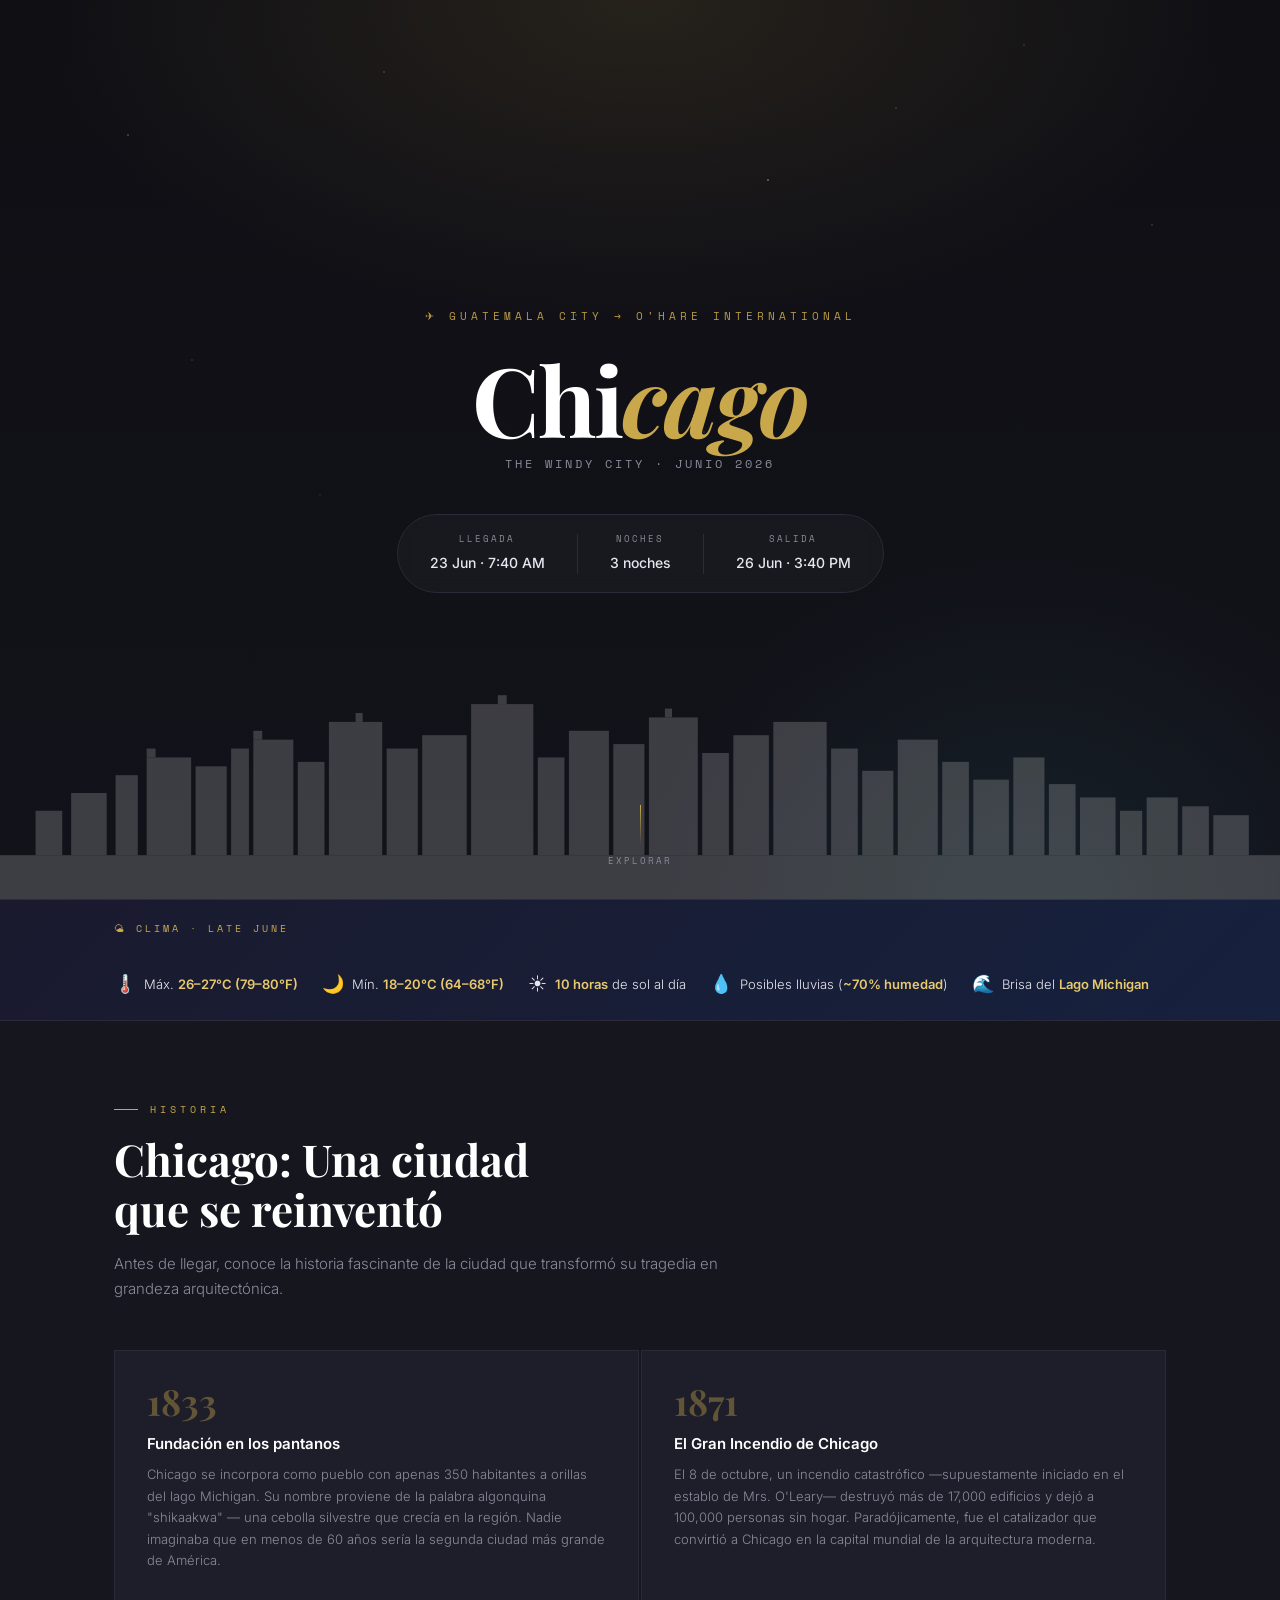
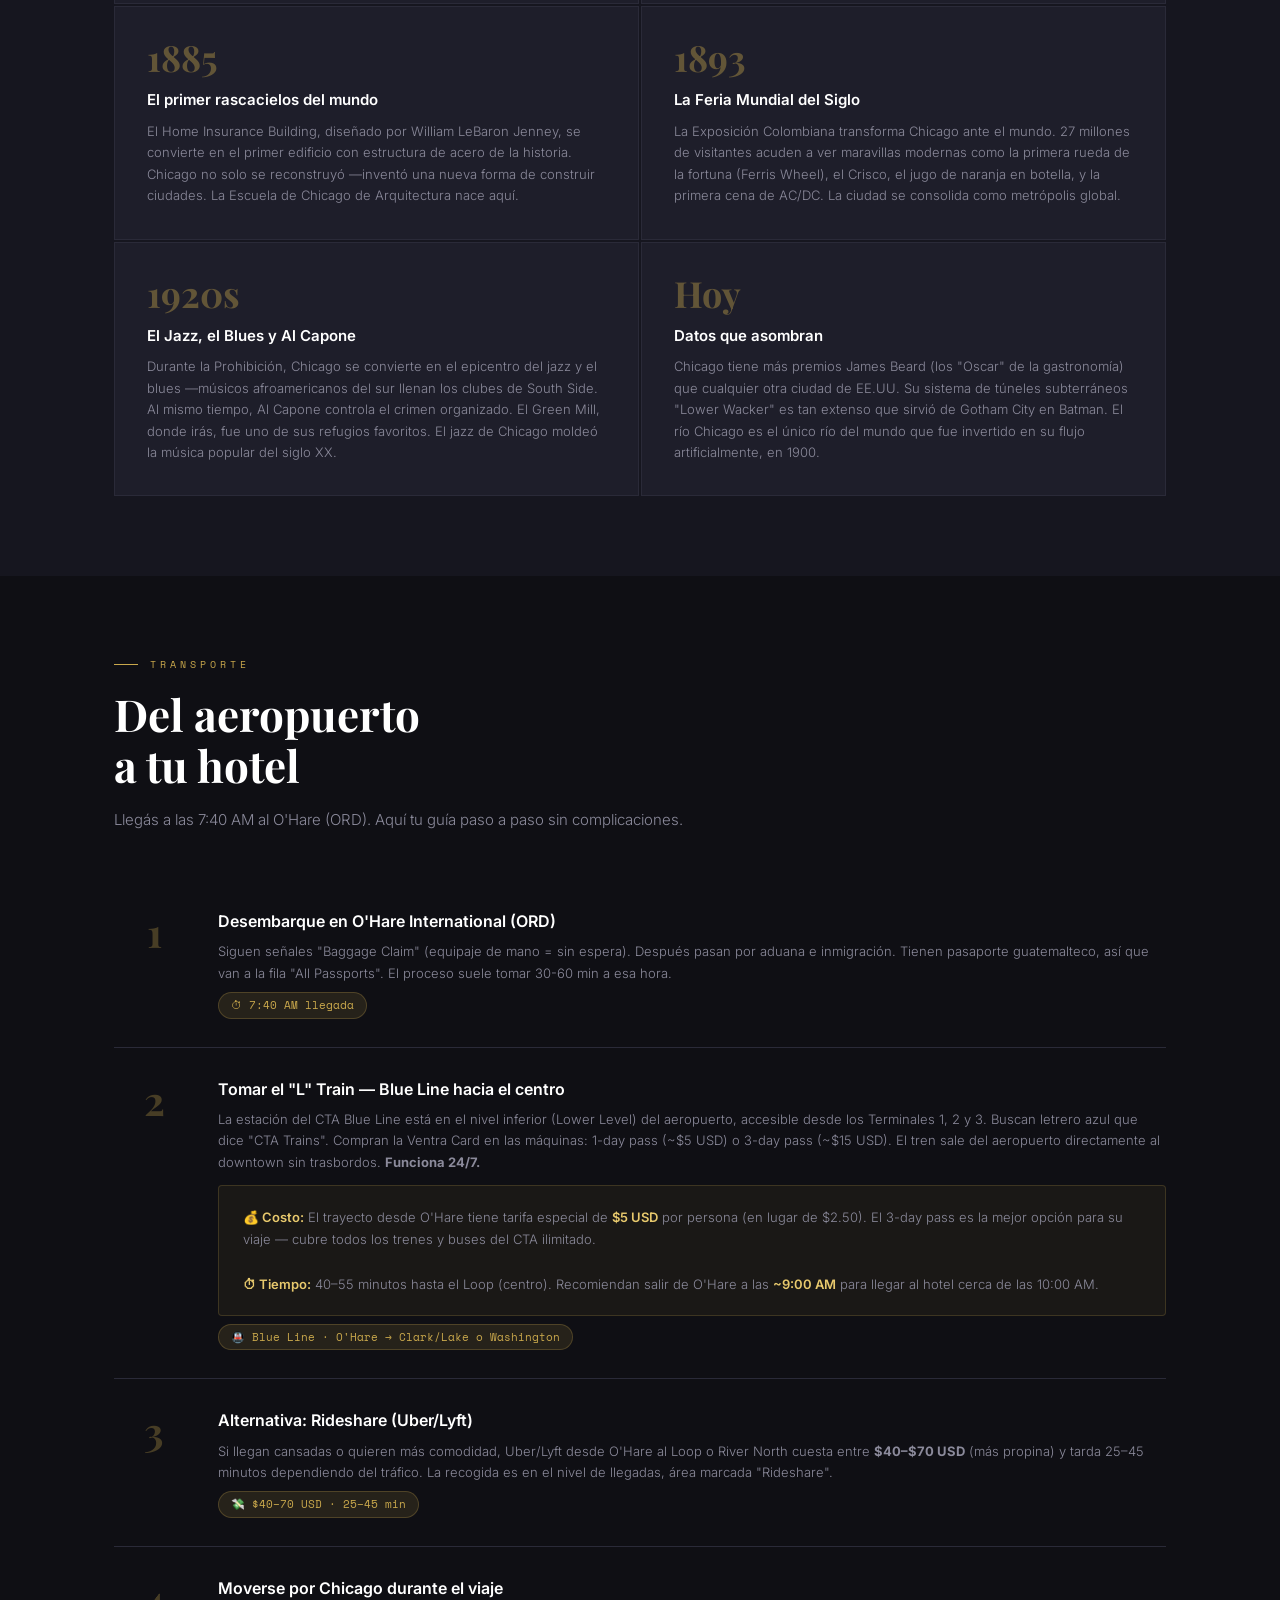
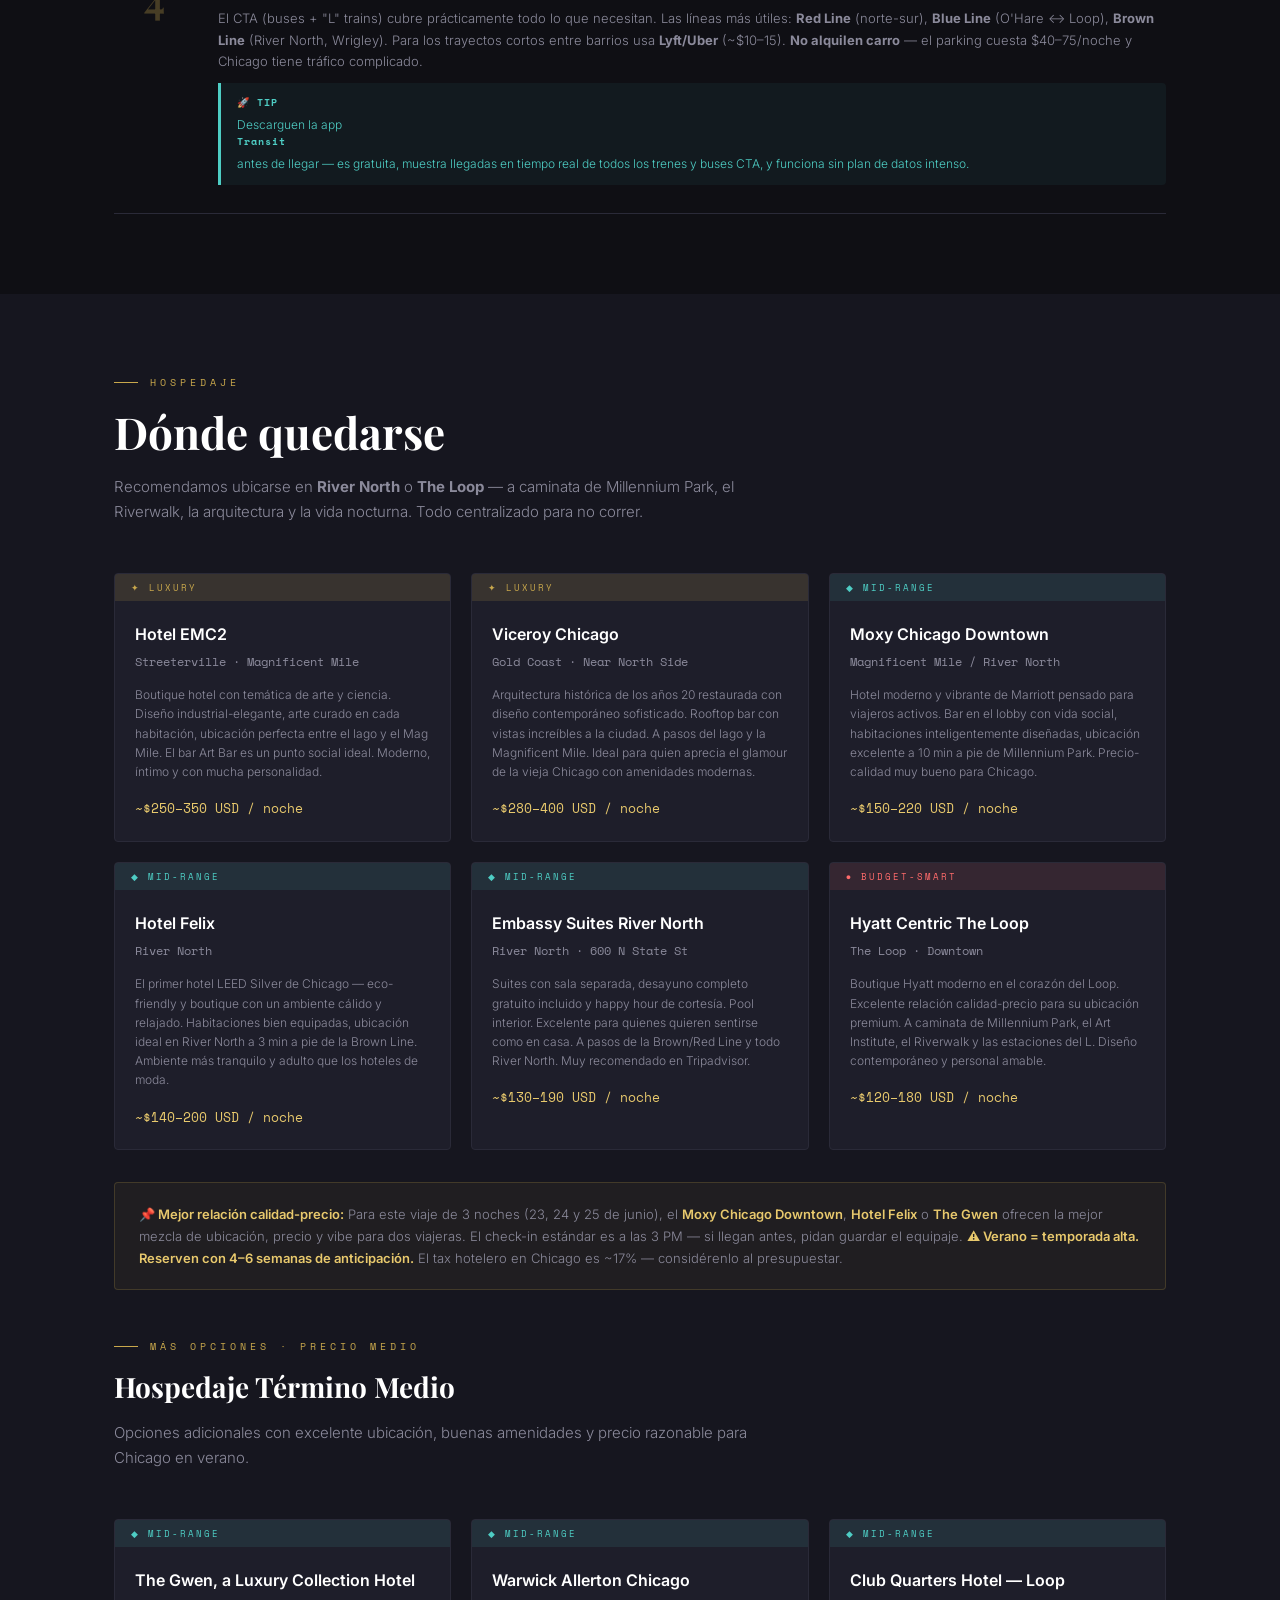
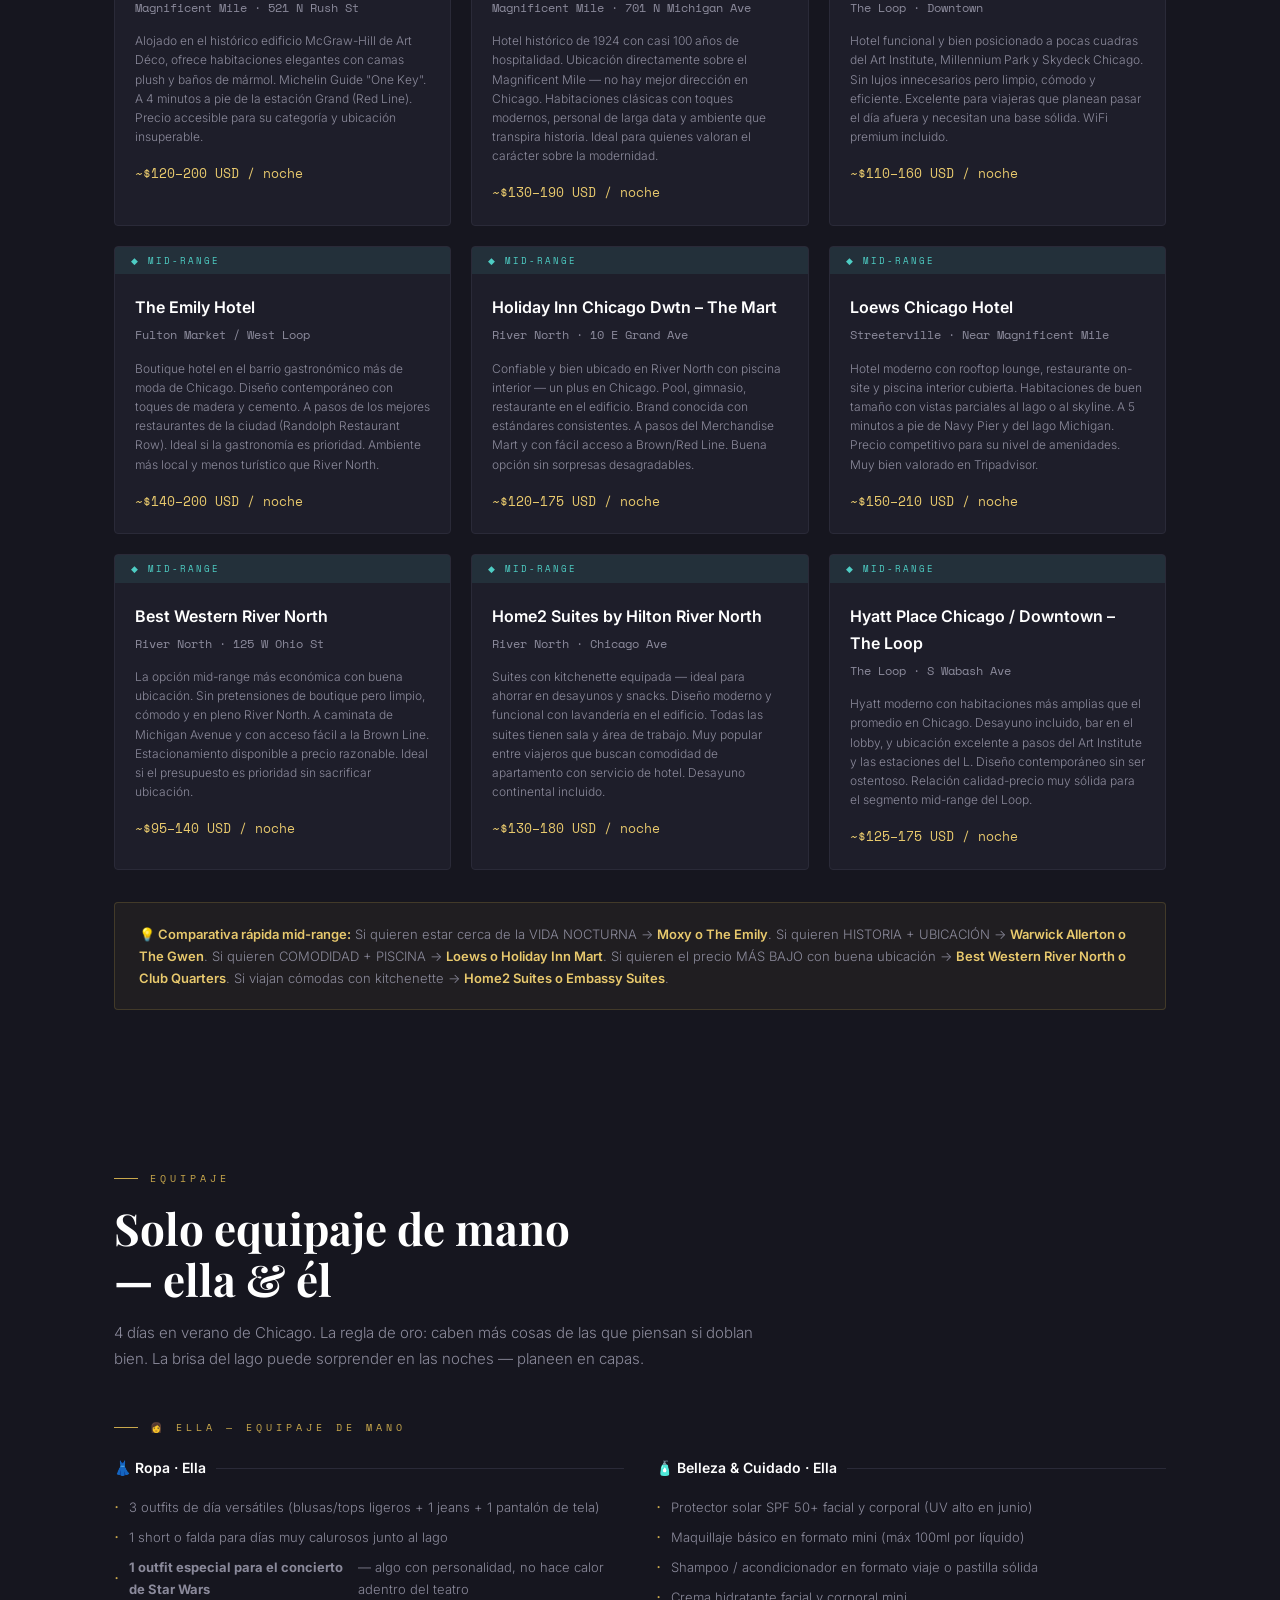
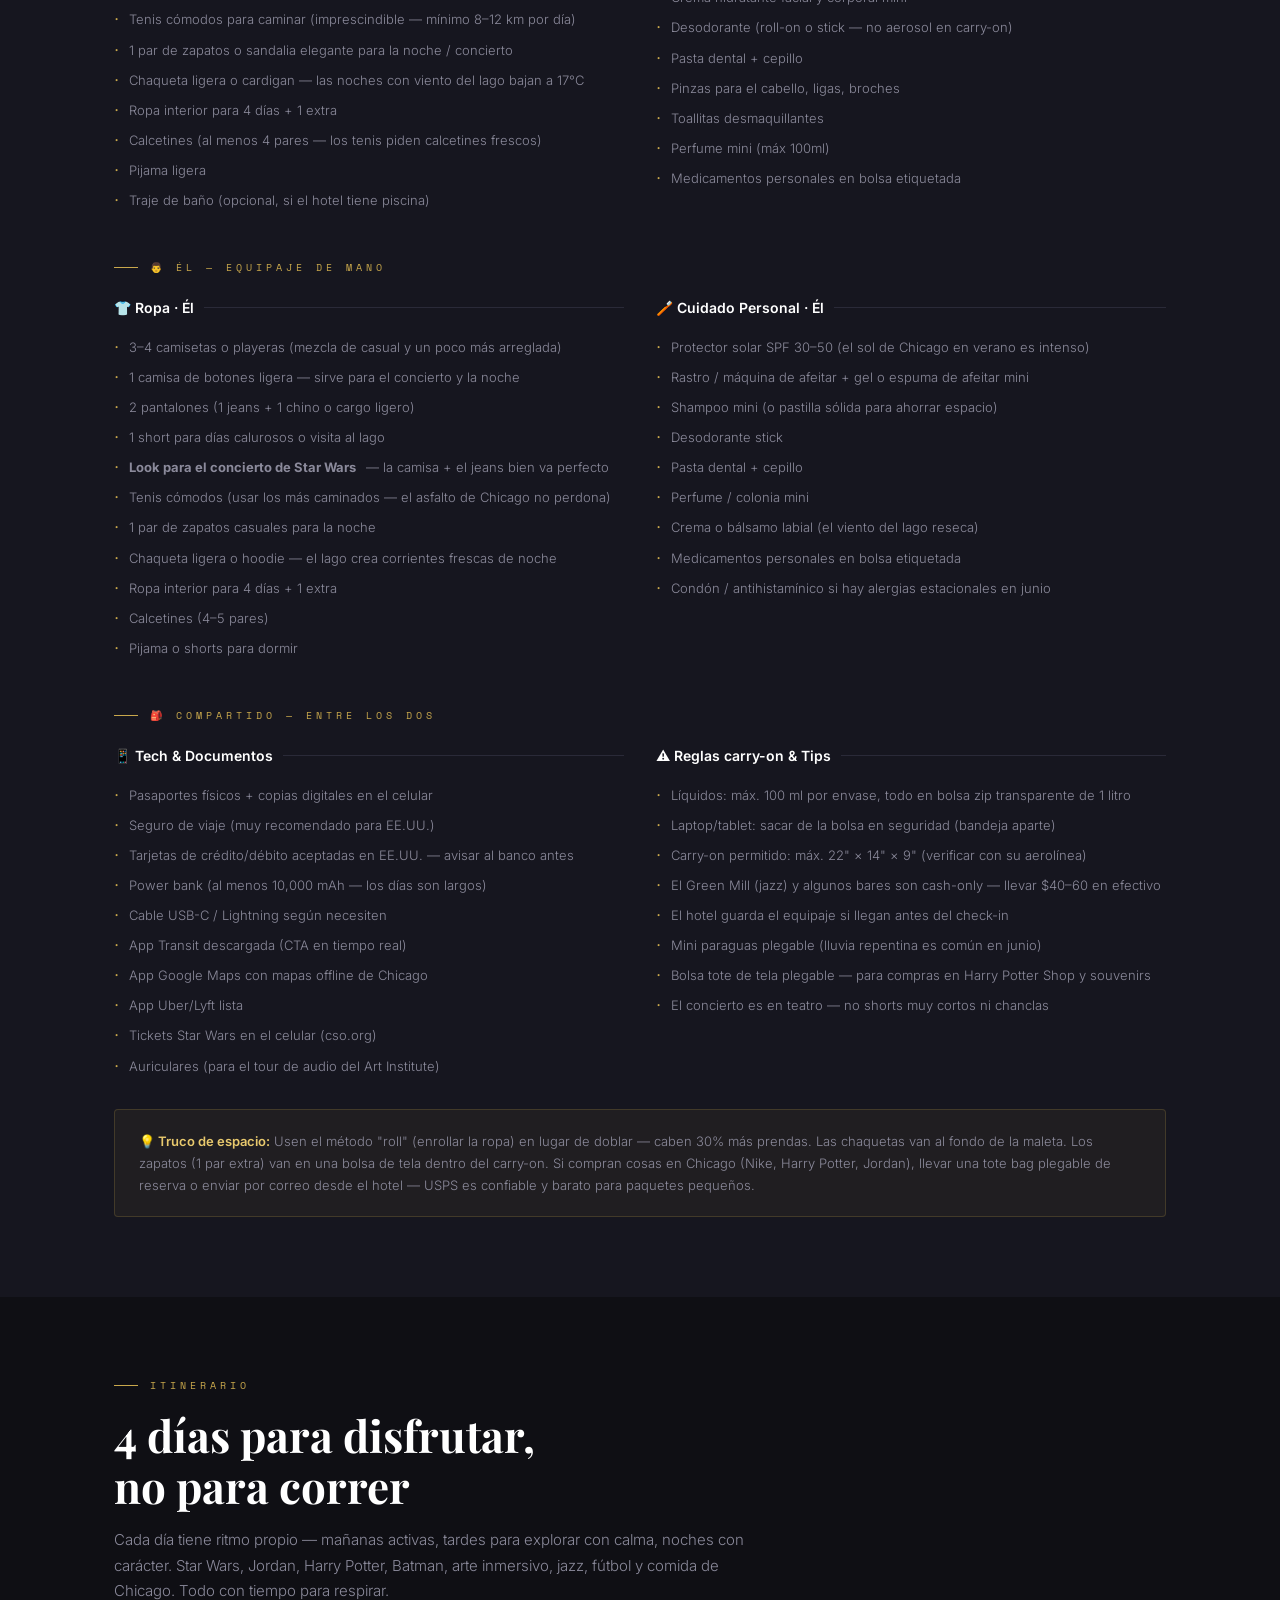
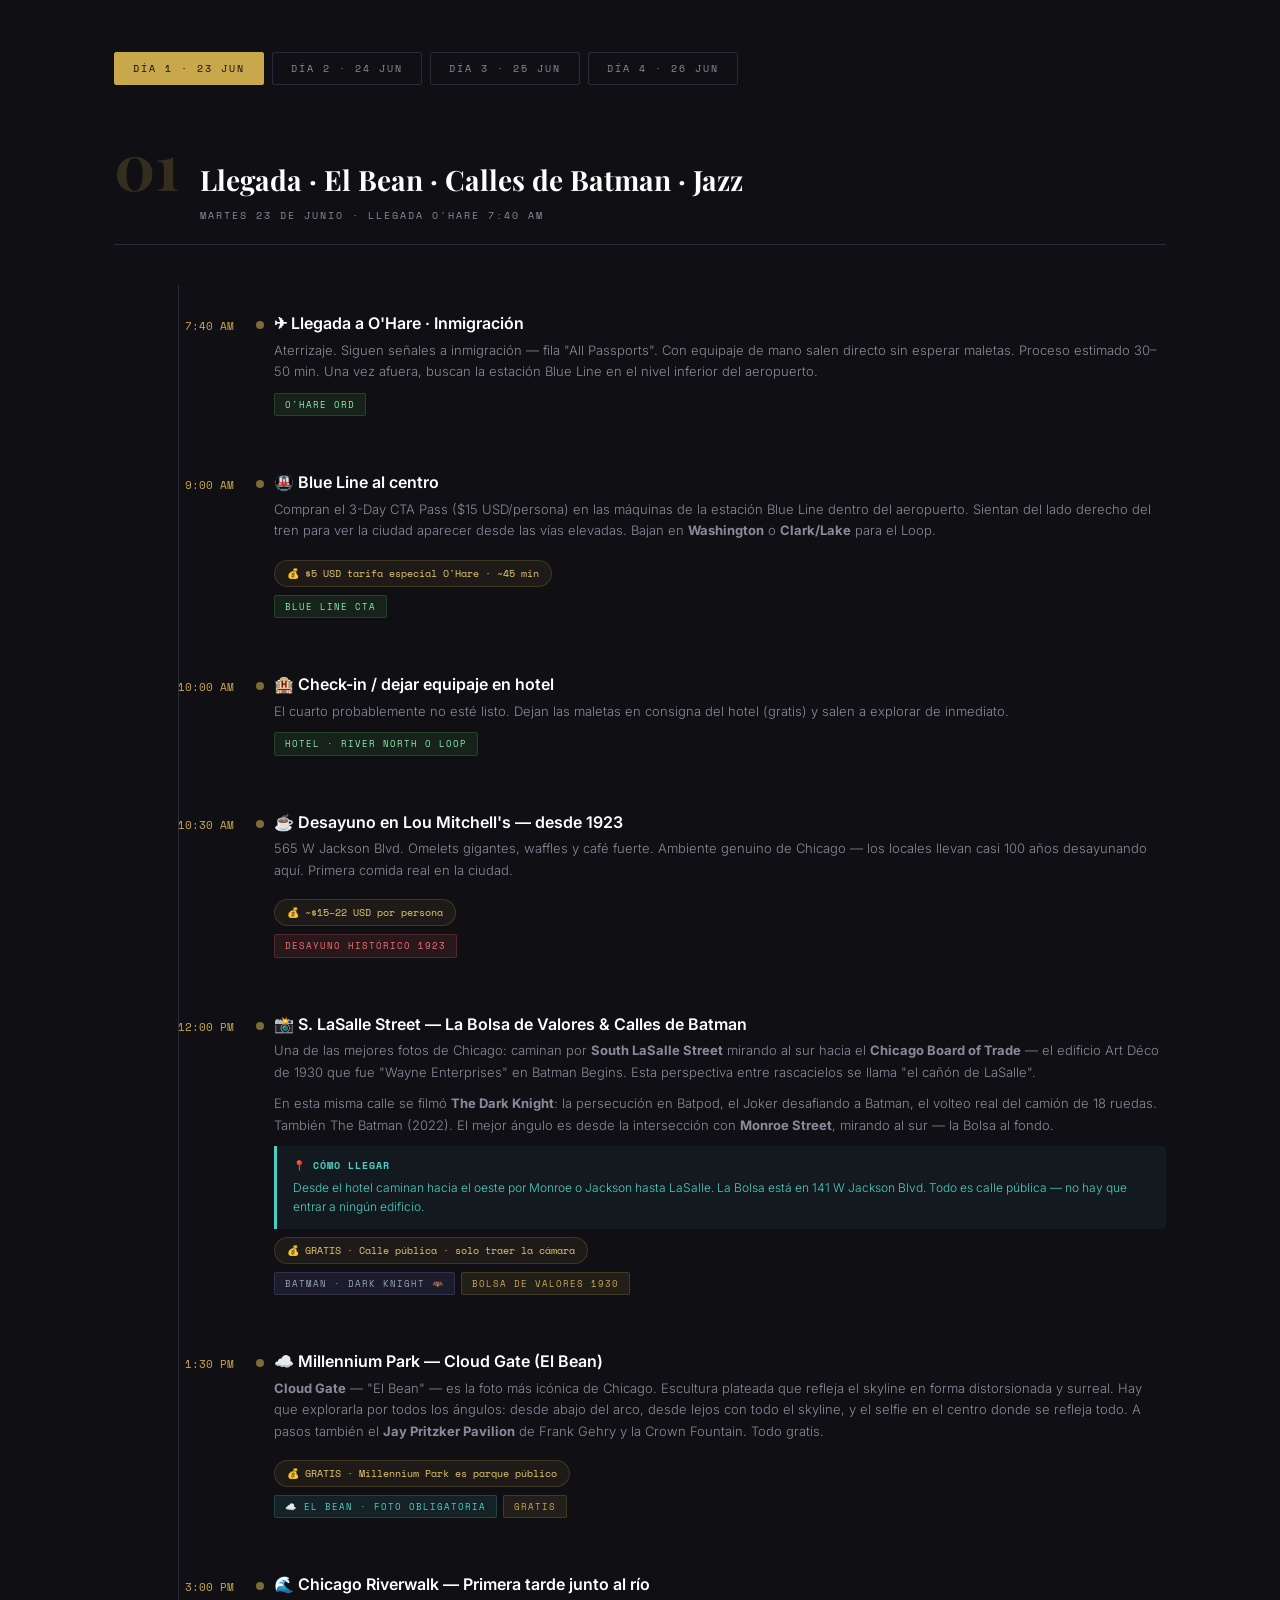
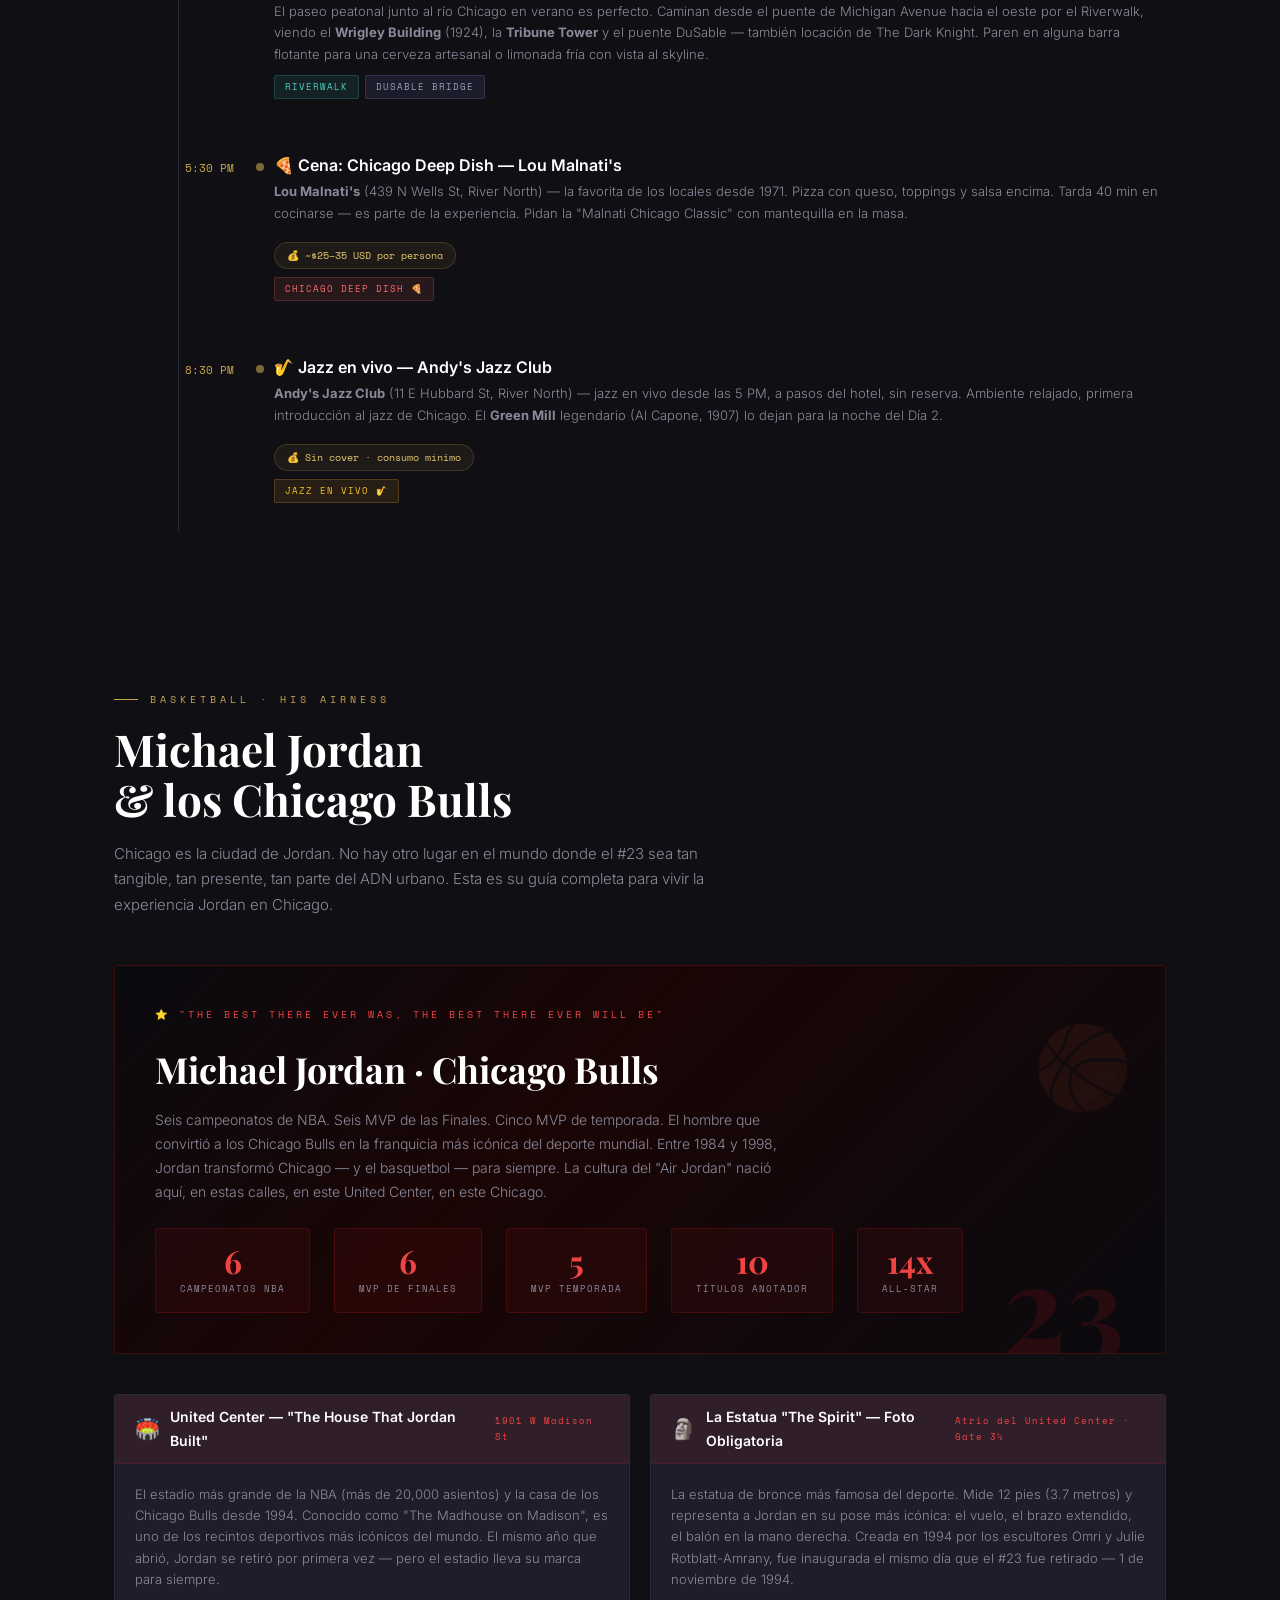
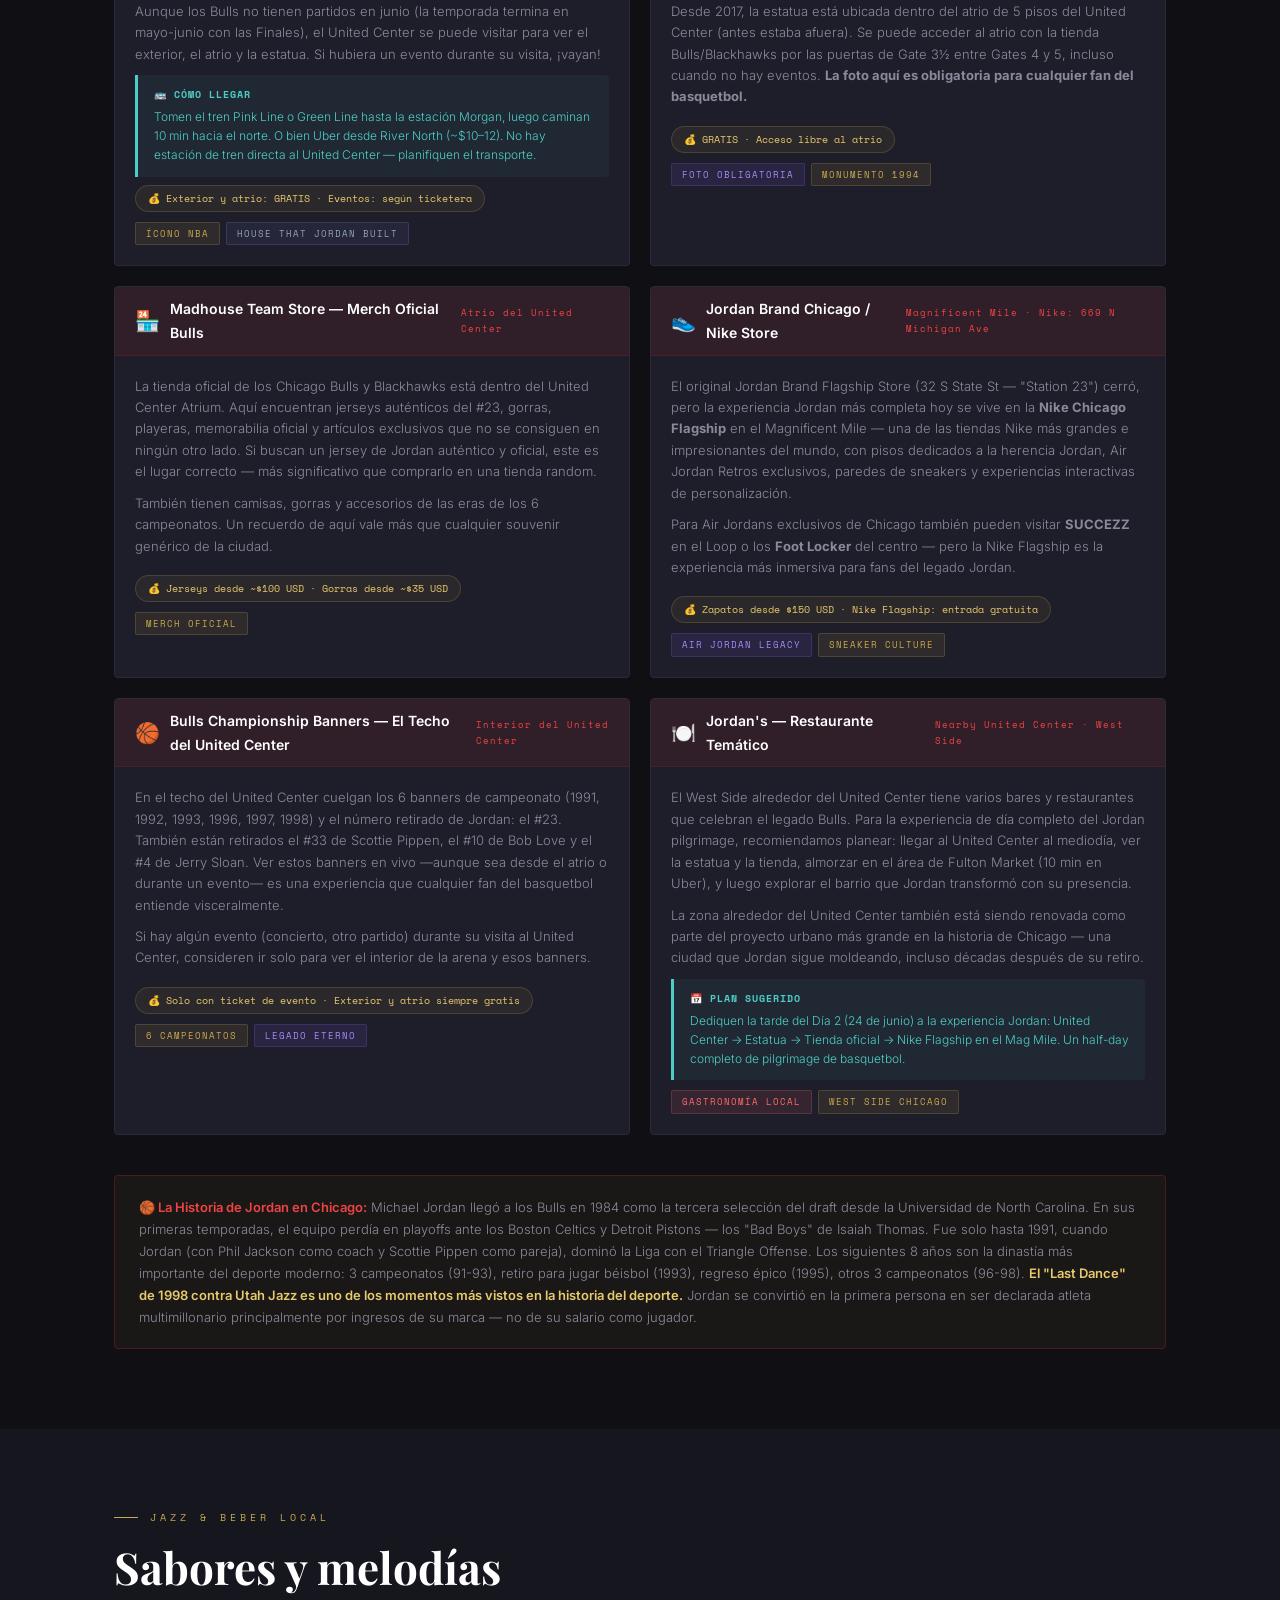
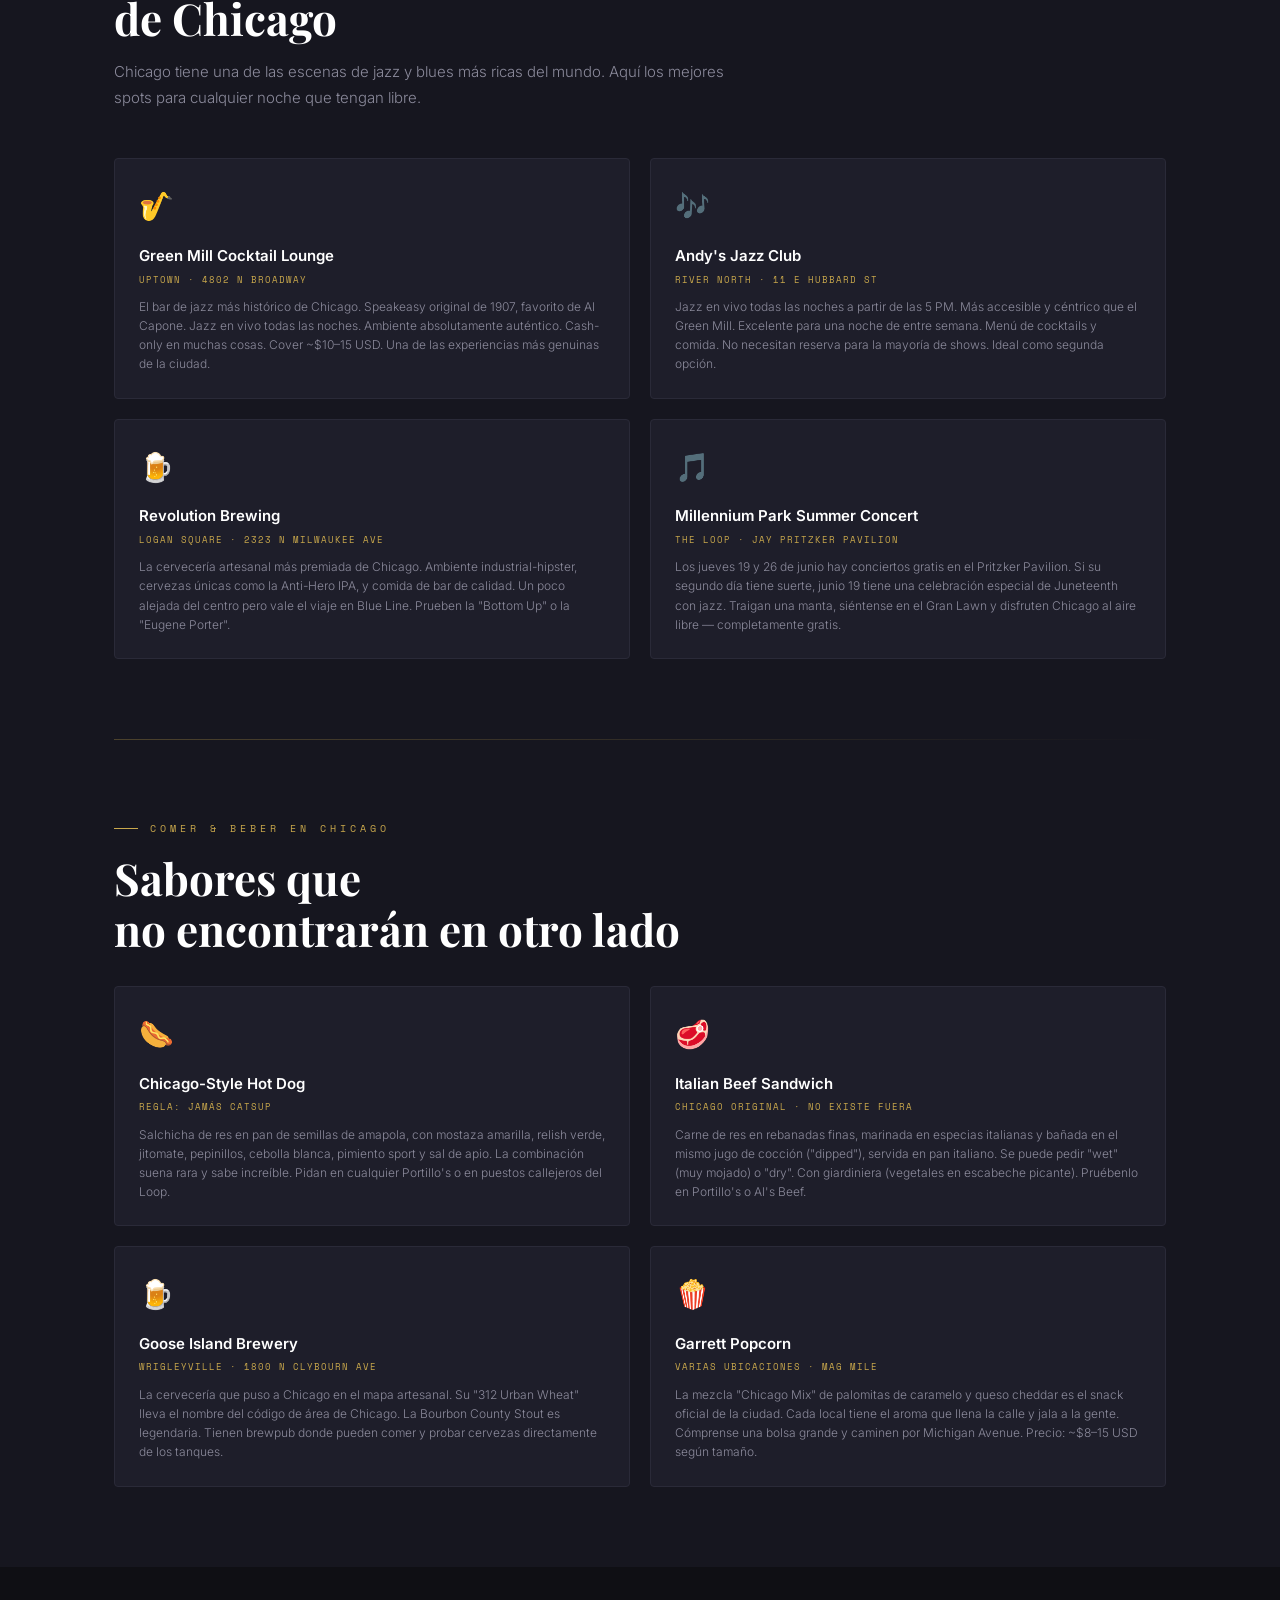
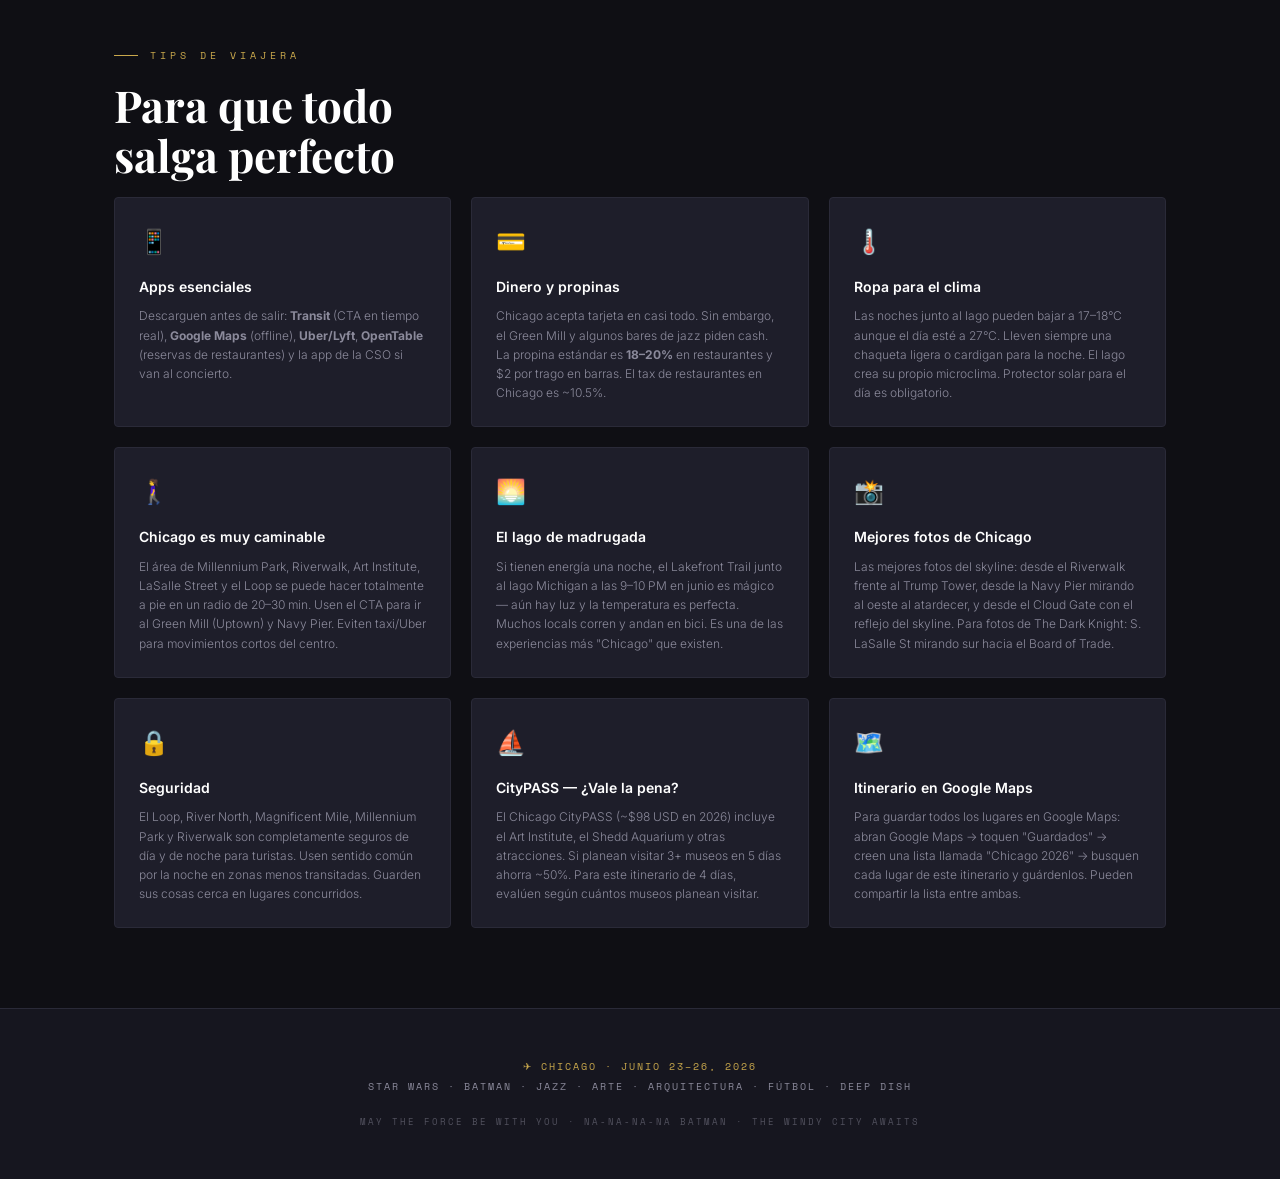
<file: 2026/chicago/index.html>
<!DOCTYPE html>
<html lang="es">
<head>
<meta charset="UTF-8">
<meta name="viewport" content="width=device-width, initial-scale=1.0">
<title>Chicago Trip · Junio 2026</title>
<link href="https://fonts.googleapis.com/css2?family=Playfair+Display:ital,wght@0,400;0,700;1,400&family=Inter:wght@300;400;500;600&family=Space+Mono:wght@400;700&display=swap" rel="stylesheet">
<style>
  :root {
    --night: #0f0f14;
    --deep: #16161f;
    --card: #1e1e2a;
    --border: #2a2a38;
    --gold: #c9a84c;
    --gold-light: #e8c96d;
    --teal: #4ecdc4;
    --blush: #ff6b6b;
    --text: #e8e6f0;
    --muted: #8b8a9b;
    --white: #ffffff;
  }

  * { margin: 0; padding: 0; box-sizing: border-box; }

  body {
    background: var(--night);
    color: var(--text);
    font-family: 'Inter', sans-serif;
    font-size: 15px;
    line-height: 1.7;
    font-weight: 300;
  }

  /* ── HERO ── */
  .hero {
    position: relative;
    min-height: 100vh;
    display: flex;
    flex-direction: column;
    justify-content: center;
    align-items: center;
    text-align: center;
    overflow: hidden;
    background: var(--night);
  }

  .hero-bg {
    position: absolute;
    inset: 0;
    background:
      radial-gradient(ellipse 80% 60% at 50% 0%, rgba(201,168,76,0.12) 0%, transparent 60%),
      radial-gradient(ellipse 60% 80% at 80% 100%, rgba(78,205,196,0.08) 0%, transparent 50%),
      linear-gradient(180deg, #0f0f14 0%, #12121a 100%);
  }

  .skyline-svg {
    position: absolute;
    bottom: 0;
    left: 0;
    right: 0;
    width: 100%;
    opacity: 0.18;
  }

  .stars {
    position: absolute;
    inset: 0;
    background-image:
      radial-gradient(1px 1px at 10% 15%, rgba(255,255,255,0.6) 0%, transparent 100%),
      radial-gradient(1px 1px at 30% 8%, rgba(255,255,255,0.4) 0%, transparent 100%),
      radial-gradient(1.5px 1.5px at 60% 20%, rgba(255,255,255,0.5) 0%, transparent 100%),
      radial-gradient(1px 1px at 80% 5%, rgba(255,255,255,0.3) 0%, transparent 100%),
      radial-gradient(1px 1px at 90% 25%, rgba(255,255,255,0.4) 0%, transparent 100%),
      radial-gradient(1px 1px at 15% 40%, rgba(255,255,255,0.3) 0%, transparent 100%),
      radial-gradient(1px 1px at 45% 35%, rgba(255,255,255,0.5) 0%, transparent 100%),
      radial-gradient(1px 1px at 70% 12%, rgba(255,255,255,0.4) 0%, transparent 100%),
      radial-gradient(1px 1px at 25% 55%, rgba(255,255,255,0.2) 0%, transparent 100%),
      radial-gradient(1px 1px at 55% 48%, rgba(255,255,255,0.3) 0%, transparent 100%);
  }

  .hero-content {
    position: relative;
    z-index: 2;
    padding: 40px 24px;
    max-width: 800px;
  }

  .eyebrow {
    font-family: 'Space Mono', monospace;
    font-size: 11px;
    letter-spacing: 4px;
    color: var(--gold);
    text-transform: uppercase;
    margin-bottom: 24px;
    opacity: 0.9;
  }

  .hero h1 {
    font-family: 'Playfair Display', serif;
    font-size: clamp(52px, 10vw, 96px);
    font-weight: 700;
    line-height: 1;
    letter-spacing: -2px;
    color: var(--white);
    margin-bottom: 8px;
  }

  .hero h1 em {
    font-style: italic;
    color: var(--gold);
  }

  .hero-sub {
    font-family: 'Space Mono', monospace;
    font-size: 12px;
    letter-spacing: 3px;
    color: var(--muted);
    text-transform: uppercase;
    margin-bottom: 40px;
  }

  .hero-dates {
    display: inline-flex;
    gap: 32px;
    border: 1px solid var(--border);
    border-radius: 40px;
    padding: 16px 32px;
    background: rgba(255,255,255,0.03);
    backdrop-filter: blur(8px);
  }

  .hero-date-item {
    text-align: center;
  }

  .hero-date-item .label {
    font-family: 'Space Mono', monospace;
    font-size: 9px;
    letter-spacing: 2px;
    color: var(--muted);
    text-transform: uppercase;
    display: block;
    margin-bottom: 4px;
  }

  .hero-date-item .value {
    font-size: 14px;
    font-weight: 500;
    color: var(--text);
  }

  .hero-divider { width: 1px; height: 40px; background: var(--border); align-self: center; }

  .scroll-hint {
    position: absolute;
    bottom: 32px;
    left: 50%;
    transform: translateX(-50%);
    z-index: 2;
    display: flex;
    flex-direction: column;
    align-items: center;
    gap: 8px;
    color: var(--muted);
    font-family: 'Space Mono', monospace;
    font-size: 9px;
    letter-spacing: 2px;
    text-transform: uppercase;
  }

  .scroll-line {
    width: 1px;
    height: 40px;
    background: linear-gradient(to bottom, var(--gold), transparent);
    animation: scrollPulse 2s ease-in-out infinite;
  }

  @keyframes scrollPulse {
    0%, 100% { opacity: 0.3; transform: scaleY(0.8); }
    50% { opacity: 1; transform: scaleY(1); }
  }

  /* ── WEATHER BANNER ── */
  .weather-banner {
    background: linear-gradient(135deg, #1a1a2e 0%, #16213e 100%);
    border-bottom: 1px solid var(--border);
    padding: 20px 0;
  }

  .weather-inner {
    max-width: 1100px;
    margin: 0 auto;
    padding: 0 24px;
    display: flex;
    align-items: center;
    gap: 32px;
    flex-wrap: wrap;
  }

  .weather-title {
    font-family: 'Space Mono', monospace;
    font-size: 10px;
    letter-spacing: 3px;
    color: var(--gold);
    text-transform: uppercase;
    flex-shrink: 0;
  }

  .weather-stats {
    display: flex;
    gap: 24px;
    flex-wrap: wrap;
  }

  .w-stat {
    display: flex;
    align-items: center;
    gap: 8px;
    font-size: 13px;
    color: var(--text);
  }

  .w-stat .icon { font-size: 18px; }
  .w-stat strong { color: var(--gold-light); font-weight: 600; }

  /* ── SECTIONS ── */
  .container {
    max-width: 1100px;
    margin: 0 auto;
    padding: 0 24px;
  }

  section { padding: 80px 0; }

  .section-label {
    font-family: 'Space Mono', monospace;
    font-size: 10px;
    letter-spacing: 4px;
    color: var(--gold);
    text-transform: uppercase;
    margin-bottom: 16px;
    display: flex;
    align-items: center;
    gap: 12px;
  }

  .section-label::before {
    content: '';
    display: inline-block;
    width: 24px;
    height: 1px;
    background: var(--gold);
  }

  .section-title {
    font-family: 'Playfair Display', serif;
    font-size: clamp(28px, 4vw, 44px);
    font-weight: 700;
    line-height: 1.15;
    color: var(--white);
    margin-bottom: 16px;
  }

  .section-intro {
    color: var(--muted);
    font-size: 15px;
    max-width: 640px;
    margin-bottom: 48px;
  }

  .divider {
    height: 1px;
    background: linear-gradient(to right, var(--gold), transparent);
    margin: 80px 0;
    opacity: 0.3;
  }

  /* ── HISTORY ── */
  .history-section { background: var(--deep); }

  .history-grid {
    display: grid;
    grid-template-columns: 1fr 1fr;
    gap: 2px;
  }

  @media (max-width: 700px) {
    .history-grid { grid-template-columns: 1fr; }
  }

  .history-card {
    background: var(--card);
    padding: 32px;
    border: 1px solid var(--border);
    transition: border-color 0.2s;
  }

  .history-card:hover { border-color: var(--gold); }

  .history-card .year {
    font-family: 'Playfair Display', serif;
    font-size: 36px;
    font-weight: 700;
    color: var(--gold);
    opacity: 0.4;
    line-height: 1;
    margin-bottom: 12px;
  }

  .history-card h3 {
    font-size: 15px;
    font-weight: 600;
    color: var(--white);
    margin-bottom: 8px;
  }

  .history-card p {
    font-size: 13px;
    color: var(--muted);
    line-height: 1.65;
  }

  /* ── TRANSPORT ── */
  .transport-steps {
    display: flex;
    flex-direction: column;
    gap: 0;
  }

  .transport-step {
    display: grid;
    grid-template-columns: 80px 1fr;
    gap: 24px;
    padding: 28px 0;
    border-bottom: 1px solid var(--border);
    align-items: start;
  }

  .step-num {
    font-family: 'Playfair Display', serif;
    font-size: 40px;
    font-weight: 700;
    color: var(--gold);
    opacity: 0.3;
    line-height: 1;
    text-align: center;
    padding-top: 4px;
  }

  .step-content h3 {
    font-size: 16px;
    font-weight: 600;
    color: var(--white);
    margin-bottom: 6px;
  }

  .step-content p {
    font-size: 13px;
    color: var(--muted);
    line-height: 1.65;
  }

  .step-tag {
    display: inline-block;
    background: rgba(201,168,76,0.12);
    color: var(--gold);
    border: 1px solid rgba(201,168,76,0.25);
    border-radius: 20px;
    padding: 3px 12px;
    font-size: 11px;
    font-family: 'Space Mono', monospace;
    margin-top: 8px;
  }

  /* ── HOTELS ── */
  .hotels-grid {
    display: grid;
    grid-template-columns: repeat(3, 1fr);
    gap: 20px;
  }

  @media (max-width: 900px) {
    .hotels-grid { grid-template-columns: 1fr 1fr; }
  }

  @media (max-width: 600px) {
    .hotels-grid { grid-template-columns: 1fr; }
  }

  .hotel-card {
    background: var(--card);
    border: 1px solid var(--border);
    border-radius: 4px;
    overflow: hidden;
    transition: transform 0.2s, border-color 0.2s;
  }

  .hotel-card:hover {
    transform: translateY(-4px);
    border-color: var(--gold);
  }

  .hotel-tier {
    padding: 6px 16px;
    font-family: 'Space Mono', monospace;
    font-size: 9px;
    letter-spacing: 2px;
    text-transform: uppercase;
  }

  .tier-luxury { background: rgba(201,168,76,0.15); color: var(--gold); }
  .tier-mid { background: rgba(78,205,196,0.1); color: var(--teal); }
  .tier-budget { background: rgba(255,107,107,0.1); color: var(--blush); }

  .hotel-body { padding: 20px; }

  .hotel-body h3 {
    font-size: 16px;
    font-weight: 600;
    color: var(--white);
    margin-bottom: 4px;
  }

  .hotel-neighborhood {
    font-size: 11px;
    color: var(--muted);
    margin-bottom: 12px;
    font-family: 'Space Mono', monospace;
  }

  .hotel-body p {
    font-size: 12px;
    color: var(--muted);
    line-height: 1.6;
    margin-bottom: 14px;
  }

  .hotel-price {
    font-family: 'Space Mono', monospace;
    font-size: 13px;
    color: var(--gold-light);
  }

  /* ── LUGGAGE ── */
  .luggage-section { background: var(--deep); }

  .luggage-grid {
    display: grid;
    grid-template-columns: 1fr 1fr;
    gap: 32px;
  }

  @media (max-width: 700px) {
    .luggage-grid { grid-template-columns: 1fr; }
  }

  .luggage-list h3 {
    font-size: 14px;
    font-weight: 600;
    color: var(--white);
    margin-bottom: 16px;
    display: flex;
    align-items: center;
    gap: 10px;
  }

  .luggage-list h3::after {
    content: '';
    flex: 1;
    height: 1px;
    background: var(--border);
  }

  .luggage-list ul {
    list-style: none;
    display: flex;
    flex-direction: column;
    gap: 8px;
  }

  .luggage-list ul li {
    display: flex;
    align-items: center;
    gap: 10px;
    font-size: 13px;
    color: var(--muted);
  }

  .luggage-list ul li::before {
    content: '·';
    color: var(--gold);
    font-size: 20px;
    line-height: 0;
    flex-shrink: 0;
  }

  /* ── ITINERARY DAYS ── */
  .days-nav {
    display: flex;
    gap: 8px;
    margin-bottom: 48px;
    flex-wrap: wrap;
  }

  .day-tab {
    font-family: 'Space Mono', monospace;
    font-size: 10px;
    letter-spacing: 2px;
    text-transform: uppercase;
    border: 1px solid var(--border);
    color: var(--muted);
    background: transparent;
    padding: 8px 18px;
    cursor: pointer;
    border-radius: 2px;
    transition: all 0.2s;
  }

  .day-tab.active,
  .day-tab:hover {
    background: var(--gold);
    border-color: var(--gold);
    color: var(--night);
  }

  .day-panel { display: none; }
  .day-panel.active { display: block; }

  .day-header {
    display: flex;
    align-items: baseline;
    gap: 20px;
    margin-bottom: 40px;
    padding-bottom: 20px;
    border-bottom: 1px solid var(--border);
  }

  .day-number {
    font-family: 'Playfair Display', serif;
    font-size: 64px;
    font-weight: 700;
    color: var(--gold);
    opacity: 0.2;
    line-height: 1;
    flex-shrink: 0;
  }

  .day-info h2 {
    font-family: 'Playfair Display', serif;
    font-size: 28px;
    font-weight: 700;
    color: var(--white);
    margin-bottom: 4px;
  }

  .day-info .date-tag {
    font-family: 'Space Mono', monospace;
    font-size: 10px;
    color: var(--muted);
    letter-spacing: 2px;
    text-transform: uppercase;
  }

  .timeline {
    display: flex;
    flex-direction: column;
    gap: 0;
    position: relative;
  }

  .timeline::before {
    content: '';
    position: absolute;
    left: 64px;
    top: 0;
    bottom: 0;
    width: 1px;
    background: var(--border);
  }

  .tl-item {
    display: grid;
    grid-template-columns: 120px 1fr;
    gap: 24px;
    padding: 28px 0;
    position: relative;
  }

  .tl-time {
    text-align: right;
    font-family: 'Space Mono', monospace;
    font-size: 11px;
    color: var(--gold);
    padding-top: 4px;
    position: relative;
  }

  .tl-time::after {
    content: '';
    position: absolute;
    right: -30px;
    top: 8px;
    width: 8px;
    height: 8px;
    border-radius: 50%;
    background: var(--gold);
    opacity: 0.6;
  }

  .tl-body {
    padding-left: 16px;
  }

  .tl-body h3 {
    font-size: 16px;
    font-weight: 600;
    color: var(--white);
    margin-bottom: 6px;
    line-height: 1.3;
  }

  .tl-body p {
    font-size: 13px;
    color: var(--muted);
    line-height: 1.65;
    margin-bottom: 10px;
  }

  .tl-tags {
    display: flex;
    flex-wrap: wrap;
    gap: 6px;
    margin-top: 8px;
  }

  .tag {
    display: inline-block;
    padding: 3px 10px;
    border-radius: 2px;
    font-family: 'Space Mono', monospace;
    font-size: 9px;
    letter-spacing: 1px;
    text-transform: uppercase;
  }

  .tag-art { background: rgba(78,205,196,0.1); color: var(--teal); border: 1px solid rgba(78,205,196,0.2); }
  .tag-food { background: rgba(255,107,107,0.1); color: var(--blush); border: 1px solid rgba(255,107,107,0.2); }
  .tag-culture { background: rgba(201,168,76,0.1); color: var(--gold); border: 1px solid rgba(201,168,76,0.2); }
  .tag-star { background: rgba(150,100,255,0.1); color: #a78bfa; border: 1px solid rgba(150,100,255,0.2); }
  .tag-batman { background: rgba(60,60,100,0.3); color: #94a3b8; border: 1px solid rgba(100,100,160,0.3); }
  .tag-music { background: rgba(255,180,50,0.1); color: #fbbf24; border: 1px solid rgba(255,180,50,0.2); }
  .tag-transport { background: rgba(100,200,100,0.1); color: #86efac; border: 1px solid rgba(100,200,100,0.2); }
  .tag-futbol { background: rgba(50,200,100,0.1); color: #6ee7b7; border: 1px solid rgba(50,200,100,0.2); }

  .cost-badge {
    display: inline-flex;
    align-items: center;
    gap: 6px;
    background: rgba(201,168,76,0.08);
    border: 1px solid rgba(201,168,76,0.2);
    border-radius: 20px;
    padding: 4px 12px;
    font-family: 'Space Mono', monospace;
    font-size: 10px;
    color: var(--gold-light);
    margin-top: 8px;
  }

  .tip-box {
    background: rgba(78,205,196,0.06);
    border-left: 3px solid var(--teal);
    border-radius: 0 4px 4px 0;
    padding: 12px 16px;
    margin-top: 10px;
    font-size: 12px;
    color: var(--teal);
    line-height: 1.6;
  }

  .tip-box strong { color: var(--teal); font-size: 10px; letter-spacing: 1px; font-family: 'Space Mono', monospace; display: block; margin-bottom: 4px; }

  /* ── WORLD CUP ── */
  .worldcup-card {
    background: linear-gradient(135deg, rgba(50,168,82,0.08) 0%, rgba(255,223,0,0.05) 100%);
    border: 1px solid rgba(50,168,82,0.25);
    border-radius: 4px;
    padding: 32px;
    margin-bottom: 32px;
    position: relative;
    overflow: hidden;
  }

  .worldcup-card::before {
    content: '⚽';
    position: absolute;
    right: 24px;
    top: 24px;
    font-size: 48px;
    opacity: 0.15;
  }

  .worldcup-card h3 {
    font-family: 'Playfair Display', serif;
    font-size: 22px;
    font-weight: 700;
    color: var(--white);
    margin-bottom: 8px;
  }

  .worldcup-card p {
    font-size: 13px;
    color: var(--muted);
    margin-bottom: 16px;
  }

  .match-row {
    display: flex;
    align-items: center;
    gap: 16px;
    padding: 12px 0;
    border-top: 1px solid rgba(50,168,82,0.15);
    font-size: 13px;
  }

  .match-teams { font-weight: 600; color: var(--white); }
  .match-date { font-family: 'Space Mono', monospace; font-size: 10px; color: var(--muted); }
  .match-venue { font-size: 11px; color: var(--muted); }

  /* ── BARS / JAZZ ── */
  .bars-grid {
    display: grid;
    grid-template-columns: repeat(2, 1fr);
    gap: 20px;
  }

  @media (max-width: 700px) {
    .bars-grid { grid-template-columns: 1fr; }
  }

  .bar-card {
    background: var(--card);
    border: 1px solid var(--border);
    padding: 24px;
    border-radius: 4px;
    transition: border-color 0.2s;
  }

  .bar-card:hover { border-color: var(--gold); }

  .bar-card .bar-icon { font-size: 28px; margin-bottom: 12px; }

  .bar-card h3 {
    font-size: 15px;
    font-weight: 600;
    color: var(--white);
    margin-bottom: 4px;
  }

  .bar-card .neighborhood {
    font-family: 'Space Mono', monospace;
    font-size: 9px;
    color: var(--gold);
    letter-spacing: 1px;
    text-transform: uppercase;
    margin-bottom: 10px;
  }

  .bar-card p {
    font-size: 12px;
    color: var(--muted);
    line-height: 1.6;
  }

  /* ── RECOMMENDATIONS ── */
  .reco-grid {
    display: grid;
    grid-template-columns: repeat(3, 1fr);
    gap: 20px;
  }

  @media (max-width: 900px) {
    .reco-grid { grid-template-columns: 1fr 1fr; }
  }

  @media (max-width: 600px) {
    .reco-grid { grid-template-columns: 1fr; }
  }

  .reco-card {
    background: var(--card);
    border: 1px solid var(--border);
    padding: 24px;
    border-radius: 4px;
  }

  .reco-card .reco-icon { font-size: 24px; margin-bottom: 12px; }

  .reco-card h3 {
    font-size: 14px;
    font-weight: 600;
    color: var(--white);
    margin-bottom: 8px;
  }

  .reco-card p {
    font-size: 12px;
    color: var(--muted);
    line-height: 1.6;
  }

  /* ── JORDAN ── */
  .jordan-hero {
    background: linear-gradient(135deg, #0a0a0f 0%, #1a0505 40%, #0a0a0f 100%);
    border: 1px solid rgba(200,30,30,0.25);
    border-radius: 4px;
    padding: 40px;
    margin-bottom: 40px;
    position: relative;
    overflow: hidden;
  }

  .jordan-hero::before {
    content: '🏀';
    position: absolute;
    right: 32px;
    top: 32px;
    font-size: 80px;
    opacity: 0.08;
  }

  .jordan-num {
    font-family: 'Playfair Display', serif;
    font-size: 120px;
    font-weight: 700;
    color: rgba(200,30,30,0.15);
    line-height: 1;
    position: absolute;
    right: 40px;
    bottom: -10px;
  }

  .jordan-hero h2 {
    font-family: 'Playfair Display', serif;
    font-size: 36px;
    font-weight: 700;
    color: var(--white);
    margin-bottom: 8px;
  }

  .jordan-hero .jordan-sub {
    font-family: 'Space Mono', monospace;
    font-size: 10px;
    letter-spacing: 3px;
    color: #ef4444;
    text-transform: uppercase;
    margin-bottom: 16px;
  }

  .jordan-hero p {
    font-size: 14px;
    color: var(--muted);
    line-height: 1.7;
    max-width: 640px;
  }

  .jordan-stats {
    display: flex;
    gap: 24px;
    margin-top: 24px;
    flex-wrap: wrap;
  }

  .jordan-stat {
    text-align: center;
    background: rgba(200,30,30,0.08);
    border: 1px solid rgba(200,30,30,0.2);
    border-radius: 4px;
    padding: 16px 24px;
  }

  .jordan-stat .num {
    font-family: 'Playfair Display', serif;
    font-size: 32px;
    font-weight: 700;
    color: #ef4444;
    display: block;
    line-height: 1;
  }

  .jordan-stat .lbl {
    font-family: 'Space Mono', monospace;
    font-size: 9px;
    color: var(--muted);
    letter-spacing: 1px;
    text-transform: uppercase;
    display: block;
    margin-top: 4px;
  }

  .jordan-spots {
    display: grid;
    grid-template-columns: repeat(2, 1fr);
    gap: 20px;
    margin-top: 32px;
  }

  @media (max-width: 700px) {
    .jordan-spots { grid-template-columns: 1fr; }
  }

  .jordan-spot {
    background: var(--card);
    border: 1px solid var(--border);
    border-radius: 4px;
    overflow: hidden;
    transition: border-color 0.2s, transform 0.2s;
  }

  .jordan-spot:hover {
    border-color: #ef4444;
    transform: translateY(-3px);
  }

  .jordan-spot-header {
    background: rgba(200,30,30,0.1);
    border-bottom: 1px solid rgba(200,30,30,0.2);
    padding: 10px 20px;
    display: flex;
    align-items: center;
    gap: 10px;
  }

  .jordan-spot-header .icon { font-size: 20px; }

  .jordan-spot-header h3 {
    font-size: 14px;
    font-weight: 600;
    color: var(--white);
  }

  .jordan-spot-header .addr {
    font-family: 'Space Mono', monospace;
    font-size: 9px;
    color: #ef4444;
    margin-left: auto;
    letter-spacing: 1px;
  }

  .jordan-spot-body {
    padding: 20px;
  }

  .jordan-spot-body p {
    font-size: 13px;
    color: var(--muted);
    line-height: 1.65;
    margin-bottom: 10px;
  }

  /* ── FOOTER ── */
  footer {
    background: var(--deep);
    border-top: 1px solid var(--border);
    padding: 48px 24px;
    text-align: center;
  }

  footer p {
    font-family: 'Space Mono', monospace;
    font-size: 10px;
    letter-spacing: 2px;
    color: var(--muted);
    text-transform: uppercase;
    line-height: 2;
  }

  footer .gold { color: var(--gold); }

  /* ── STAR WARS SPECIAL ── */
  .starwars-card {
    background: linear-gradient(135deg, rgba(100,60,200,0.08) 0%, rgba(20,20,40,0.9) 100%);
    border: 1px solid rgba(150,100,255,0.3);
    border-radius: 4px;
    padding: 32px;
    position: relative;
    overflow: hidden;
    margin-bottom: 20px;
  }

  .starwars-card::after {
    content: '⭐';
    position: absolute;
    right: 24px;
    top: 24px;
    font-size: 40px;
    opacity: 0.15;
  }

  .starwars-card h3 {
    font-family: 'Playfair Display', serif;
    font-size: 22px;
    color: var(--white);
    margin-bottom: 8px;
  }

  .starwars-card .sw-meta {
    font-family: 'Space Mono', monospace;
    font-size: 10px;
    color: #a78bfa;
    letter-spacing: 2px;
    text-transform: uppercase;
    margin-bottom: 12px;
  }

  .starwars-card p {
    font-size: 13px;
    color: var(--muted);
    line-height: 1.65;
    margin-bottom: 14px;
  }

  /* ── BIG INFO BOX ── */
  .info-box {
    background: rgba(201,168,76,0.06);
    border: 1px solid rgba(201,168,76,0.2);
    border-radius: 4px;
    padding: 20px 24px;
    font-size: 13px;
    color: var(--muted);
    line-height: 1.7;
    margin-top: 12px;
  }

  .info-box strong { color: var(--gold-light); font-weight: 600; }

  /* ── RESPONSIVE ── */
  @media (max-width: 600px) {
    .timeline::before { left: 48px; }
    .tl-item { grid-template-columns: 80px 1fr; }
    .tl-time::after { right: -20px; }
    section { padding: 56px 0; }
  }
</style>
</head>
<body>

<!-- ═══════════════════════════ HERO ═══════════════════════════ -->
<section class="hero">
  <div class="hero-bg"></div>
  <div class="stars"></div>

  <!-- Minimal Chicago skyline silhouette -->
  <svg class="skyline-svg" viewBox="0 0 1440 300" xmlns="http://www.w3.org/2000/svg" fill="white">
    <rect x="0" y="250" width="1440" height="50"/>
    <rect x="40" y="200" width="30" height="50"/><rect x="80" y="180" width="40" height="70"/><rect x="130" y="160" width="25" height="90"/>
    <rect x="165" y="140" width="50" height="110"/><rect x="165" y="130" width="10" height="10"/><rect x="220" y="150" width="35" height="100"/>
    <rect x="260" y="130" width="20" height="120"/><rect x="285" y="120" width="45" height="130"/><rect x="285" y="110" width="10" height="10"/>
    <rect x="335" y="145" width="30" height="105"/><rect x="370" y="100" width="60" height="150"/><rect x="400" y="90" width="8" height="10"/>
    <rect x="435" y="130" width="35" height="120"/><rect x="475" y="115" width="50" height="135"/><rect x="530" y="80" width="70" height="170"/>
    <rect x="560" y="70" width="10" height="10"/><rect x="605" y="140" width="30" height="110"/><rect x="640" y="110" width="45" height="140"/>
    <rect x="690" y="125" width="35" height="125"/><rect x="730" y="95" width="55" height="155"/><rect x="748" y="85" width="8" height="10"/>
    <rect x="790" y="135" width="30" height="115"/><rect x="825" y="115" width="40" height="135"/><rect x="870" y="100" width="60" height="150"/>
    <rect x="935" y="130" width="30" height="120"/><rect x="970" y="155" width="35" height="95"/><rect x="1010" y="120" width="45" height="130"/>
    <rect x="1060" y="145" width="30" height="105"/><rect x="1095" y="165" width="40" height="85"/><rect x="1140" y="140" width="35" height="110"/>
    <rect x="1180" y="170" width="30" height="80"/><rect x="1215" y="185" width="40" height="65"/><rect x="1260" y="200" width="25" height="50"/>
    <rect x="1290" y="185" width="35" height="65"/><rect x="1330" y="195" width="30" height="55"/><rect x="1365" y="205" width="40" height="45"/>
  </svg>

  <div class="hero-content">
    <p class="eyebrow">✈ Guatemala City → O'Hare International</p>
    <h1>Chi<em>cago</em></h1>
    <p class="hero-sub">The Windy City · Junio 2026</p>

    <div class="hero-dates">
      <div class="hero-date-item">
        <span class="label">Llegada</span>
        <span class="value">23 Jun · 7:40 AM</span>
      </div>
      <div class="hero-divider"></div>
      <div class="hero-date-item">
        <span class="label">Noches</span>
        <span class="value">3 noches</span>
      </div>
      <div class="hero-divider"></div>
      <div class="hero-date-item">
        <span class="label">Salida</span>
        <span class="value">26 Jun · 3:40 PM</span>
      </div>
    </div>
  </div>

  <div class="scroll-hint">
    <div class="scroll-line"></div>
    <span>explorar</span>
  </div>
</section>

<!-- ═══════════════════════════ WEATHER ═══════════════════════════ -->
<div class="weather-banner">
  <div class="weather-inner">
    <span class="weather-title">🌤 Clima · Late June</span>
    <div class="weather-stats">
      <div class="w-stat"><span class="icon">🌡️</span><span>Máx. <strong>26–27°C (79–80°F)</strong></span></div>
      <div class="w-stat"><span class="icon">🌙</span><span>Mín. <strong>18–20°C (64–68°F)</strong></span></div>
      <div class="w-stat"><span class="icon">☀️</span><span><strong>10 horas</strong> de sol al día</span></div>
      <div class="w-stat"><span class="icon">💧</span><span>Posibles lluvias (<strong>~70% humedad</strong>)</span></div>
      <div class="w-stat"><span class="icon">🌊</span><span>Brisa del <strong>Lago Michigan</strong></span></div>
    </div>
  </div>
</div>

<!-- ═══════════════════════════ HISTORIA ═══════════════════════════ -->
<section class="history-section">
  <div class="container">
    <p class="section-label">Historia</p>
    <h2 class="section-title">Chicago: Una ciudad<br>que se reinventó</h2>
    <p class="section-intro">Antes de llegar, conoce la historia fascinante de la ciudad que transformó su tragedia en grandeza arquitectónica.</p>

    <div class="history-grid">
      <div class="history-card">
        <div class="year">1833</div>
        <h3>Fundación en los pantanos</h3>
        <p>Chicago se incorpora como pueblo con apenas 350 habitantes a orillas del lago Michigan. Su nombre proviene de la palabra algonquina "shikaakwa" — una cebolla silvestre que crecía en la región. Nadie imaginaba que en menos de 60 años sería la segunda ciudad más grande de América.</p>
      </div>
      <div class="history-card">
        <div class="year">1871</div>
        <h3>El Gran Incendio de Chicago</h3>
        <p>El 8 de octubre, un incendio catastrófico —supuestamente iniciado en el establo de Mrs. O'Leary— destruyó más de 17,000 edificios y dejó a 100,000 personas sin hogar. Paradójicamente, fue el catalizador que convirtió a Chicago en la capital mundial de la arquitectura moderna.</p>
      </div>
      <div class="history-card">
        <div class="year">1885</div>
        <h3>El primer rascacielos del mundo</h3>
        <p>El Home Insurance Building, diseñado por William LeBaron Jenney, se convierte en el primer edificio con estructura de acero de la historia. Chicago no solo se reconstruyó —inventó una nueva forma de construir ciudades. La Escuela de Chicago de Arquitectura nace aquí.</p>
      </div>
      <div class="history-card">
        <div class="year">1893</div>
        <h3>La Feria Mundial del Siglo</h3>
        <p>La Exposición Colombiana transforma Chicago ante el mundo. 27 millones de visitantes acuden a ver maravillas modernas como la primera rueda de la fortuna (Ferris Wheel), el Crisco, el jugo de naranja en botella, y la primera cena de AC/DC. La ciudad se consolida como metrópolis global.</p>
      </div>
      <div class="history-card">
        <div class="year">1920s</div>
        <h3>El Jazz, el Blues y Al Capone</h3>
        <p>Durante la Prohibición, Chicago se convierte en el epicentro del jazz y el blues —músicos afroamericanos del sur llenan los clubes de South Side. Al mismo tiempo, Al Capone controla el crimen organizado. El Green Mill, donde irás, fue uno de sus refugios favoritos. El jazz de Chicago moldeó la música popular del siglo XX.</p>
      </div>
      <div class="history-card">
        <div class="year">Hoy</div>
        <h3>Datos que asombran</h3>
        <p>Chicago tiene más premios James Beard (los "Oscar" de la gastronomía) que cualquier otra ciudad de EE.UU. Su sistema de túneles subterráneos "Lower Wacker" es tan extenso que sirvió de Gotham City en Batman. El río Chicago es el único río del mundo que fue invertido en su flujo artificialmente, en 1900.</p>
      </div>
    </div>
  </div>
</section>

<!-- ═══════════════════════════ TRANSPORT ═══════════════════════════ -->
<section>
  <div class="container">
    <p class="section-label">Transporte</p>
    <h2 class="section-title">Del aeropuerto<br>a tu hotel</h2>
    <p class="section-intro">Llegás a las 7:40 AM al O'Hare (ORD). Aquí tu guía paso a paso sin complicaciones.</p>

    <div class="transport-steps">
      <div class="transport-step">
        <div class="step-num">1</div>
        <div class="step-content">
          <h3>Desembarque en O'Hare International (ORD)</h3>
          <p>Siguen señales "Baggage Claim" (equipaje de mano = sin espera). Después pasan por aduana e inmigración. Tienen pasaporte guatemalteco, así que van a la fila "All Passports". El proceso suele tomar 30-60 min a esa hora.</p>
          <span class="step-tag">⏱ 7:40 AM llegada</span>
        </div>
      </div>
      <div class="transport-step">
        <div class="step-num">2</div>
        <div class="step-content">
          <h3>Tomar el "L" Train — Blue Line hacia el centro</h3>
          <p>La estación del CTA Blue Line está en el nivel inferior (Lower Level) del aeropuerto, accesible desde los Terminales 1, 2 y 3. Buscan letrero azul que dice "CTA Trains". Compran la Ventra Card en las máquinas: 1-day pass (~$5 USD) o 3-day pass (~$15 USD). El tren sale del aeropuerto directamente al downtown sin trasbordos. <strong>Funciona 24/7.</strong></p>
          <div class="info-box">
            <strong>💰 Costo:</strong> El trayecto desde O'Hare tiene tarifa especial de <strong>$5 USD</strong> por persona (en lugar de $2.50). El 3-day pass es la mejor opción para su viaje — cubre todos los trenes y buses del CTA ilimitado.<br><br>
            <strong>⏱ Tiempo:</strong> 40–55 minutos hasta el Loop (centro). Recomiendan salir de O'Hare a las <strong>~9:00 AM</strong> para llegar al hotel cerca de las 10:00 AM.
          </div>
          <span class="step-tag">🚇 Blue Line · O'Hare → Clark/Lake o Washington</span>
        </div>
      </div>
      <div class="transport-step">
        <div class="step-num">3</div>
        <div class="step-content">
          <h3>Alternativa: Rideshare (Uber/Lyft)</h3>
          <p>Si llegan cansadas o quieren más comodidad, Uber/Lyft desde O'Hare al Loop o River North cuesta entre <strong>$40–$70 USD</strong> (más propina) y tarda 25–45 minutos dependiendo del tráfico. La recogida es en el nivel de llegadas, área marcada "Rideshare".</p>
          <span class="step-tag">💸 $40–70 USD · 25–45 min</span>
        </div>
      </div>
      <div class="transport-step">
        <div class="step-num">4</div>
        <div class="step-content">
          <h3>Moverse por Chicago durante el viaje</h3>
          <p>El CTA (buses + "L" trains) cubre prácticamente todo lo que necesitan. Las líneas más útiles: <strong>Red Line</strong> (norte-sur), <strong>Blue Line</strong> (O'Hare ↔ Loop), <strong>Brown Line</strong> (River North, Wrigley). Para los trayectos cortos entre barrios usa <strong>Lyft/Uber</strong> (~$10–15). <strong>No alquilen carro</strong> — el parking cuesta $40–75/noche y Chicago tiene tráfico complicado.</p>
          <div class="tip-box">
            <strong>🚀 TIP</strong>
            Descarguen la app <strong>Transit</strong> antes de llegar — es gratuita, muestra llegadas en tiempo real de todos los trenes y buses CTA, y funciona sin plan de datos intenso.
          </div>
        </div>
      </div>
    </div>
  </div>
</section>

<!-- ═══════════════════════════ HOTELS ═══════════════════════════ -->
<section style="background: var(--deep);">
  <div class="container">
    <p class="section-label">Hospedaje</p>
    <h2 class="section-title">Dónde quedarse</h2>
    <p class="section-intro">Recomendamos ubicarse en <strong>River North</strong> o <strong>The Loop</strong> — a caminata de Millennium Park, el Riverwalk, la arquitectura y la vida nocturna. Todo centralizado para no correr.</p>

    <div class="hotels-grid">
      <div class="hotel-card">
        <div class="hotel-tier tier-luxury">✦ Luxury</div>
        <div class="hotel-body">
          <h3>Hotel EMC2</h3>
          <p class="hotel-neighborhood">Streeterville · Magnificent Mile</p>
          <p>Boutique hotel con temática de arte y ciencia. Diseño industrial-elegante, arte curado en cada habitación, ubicación perfecta entre el lago y el Mag Mile. El bar Art Bar es un punto social ideal. Moderno, íntimo y con mucha personalidad.</p>
          <span class="hotel-price">~$250–350 USD / noche</span>
        </div>
      </div>
      <div class="hotel-card">
        <div class="hotel-tier tier-luxury">✦ Luxury</div>
        <div class="hotel-body">
          <h3>Viceroy Chicago</h3>
          <p class="hotel-neighborhood">Gold Coast · Near North Side</p>
          <p>Arquitectura histórica de los años 20 restaurada con diseño contemporáneo sofisticado. Rooftop bar con vistas increíbles a la ciudad. A pasos del lago y la Magnificent Mile. Ideal para quien aprecia el glamour de la vieja Chicago con amenidades modernas.</p>
          <span class="hotel-price">~$280–400 USD / noche</span>
        </div>
      </div>
      <div class="hotel-card">
        <div class="hotel-tier tier-mid">◆ Mid-Range</div>
        <div class="hotel-body">
          <h3>Moxy Chicago Downtown</h3>
          <p class="hotel-neighborhood">Magnificent Mile / River North</p>
          <p>Hotel moderno y vibrante de Marriott pensado para viajeros activos. Bar en el lobby con vida social, habitaciones inteligentemente diseñadas, ubicación excelente a 10 min a pie de Millennium Park. Precio-calidad muy bueno para Chicago.</p>
          <span class="hotel-price">~$150–220 USD / noche</span>
        </div>
      </div>
      <div class="hotel-card">
        <div class="hotel-tier tier-mid">◆ Mid-Range</div>
        <div class="hotel-body">
          <h3>Hotel Felix</h3>
          <p class="hotel-neighborhood">River North</p>
          <p>El primer hotel LEED Silver de Chicago — eco-friendly y boutique con un ambiente cálido y relajado. Habitaciones bien equipadas, ubicación ideal en River North a 3 min a pie de la Brown Line. Ambiente más tranquilo y adulto que los hoteles de moda.</p>
          <span class="hotel-price">~$140–200 USD / noche</span>
        </div>
      </div>
      <div class="hotel-card">
        <div class="hotel-tier tier-mid">◆ Mid-Range</div>
        <div class="hotel-body">
          <h3>Embassy Suites River North</h3>
          <p class="hotel-neighborhood">River North · 600 N State St</p>
          <p>Suites con sala separada, desayuno completo gratuito incluido y happy hour de cortesía. Pool interior. Excelente para quienes quieren sentirse como en casa. A pasos de la Brown/Red Line y todo River North. Muy recomendado en Tripadvisor.</p>
          <span class="hotel-price">~$130–190 USD / noche</span>
        </div>
      </div>
      <div class="hotel-card">
        <div class="hotel-tier tier-budget">● Budget-Smart</div>
        <div class="hotel-body">
          <h3>Hyatt Centric The Loop</h3>
          <p class="hotel-neighborhood">The Loop · Downtown</p>
          <p>Boutique Hyatt moderno en el corazón del Loop. Excelente relación calidad-precio para su ubicación premium. A caminata de Millennium Park, el Art Institute, el Riverwalk y las estaciones del L. Diseño contemporáneo y personal amable.</p>
          <span class="hotel-price">~$120–180 USD / noche</span>
        </div>
      </div>
    </div>

    <div class="info-box" style="margin-top: 32px; margin-bottom: 48px;">
      <strong>📌 Mejor relación calidad-precio:</strong> Para este viaje de 3 noches (23, 24 y 25 de junio), el <strong>Moxy Chicago Downtown</strong>, <strong>Hotel Felix</strong> o <strong>The Gwen</strong> ofrecen la mejor mezcla de ubicación, precio y vibe para dos viajeras. El check-in estándar es a las 3 PM — si llegan antes, pidan guardar el equipaje. <strong>⚠️ Verano = temporada alta. Reserven con 4–6 semanas de anticipación.</strong> El tax hotelero en Chicago es ~17% — considérenlo al presupuestar.
    </div>

    <!-- MID-RANGE ADICIONALES -->
    <p class="section-label">Más opciones · Precio Medio</p>
    <h3 class="section-title" style="font-size: 28px; margin-bottom: 16px;">Hospedaje Término Medio</h3>
    <p class="section-intro">Opciones adicionales con excelente ubicación, buenas amenidades y precio razonable para Chicago en verano.</p>

    <div class="hotels-grid">
      <div class="hotel-card">
        <div class="hotel-tier tier-mid">◆ Mid-Range</div>
        <div class="hotel-body">
          <h3>The Gwen, a Luxury Collection Hotel</h3>
          <p class="hotel-neighborhood">Magnificent Mile · 521 N Rush St</p>
          <p>Alojado en el histórico edificio McGraw-Hill de Art Déco, ofrece habitaciones elegantes con camas plush y baños de mármol. Michelin Guide "One Key". A 4 minutos a pie de la estación Grand (Red Line). Precio accesible para su categoría y ubicación insuperable.</p>
          <span class="hotel-price">~$120–200 USD / noche</span>
        </div>
      </div>
      <div class="hotel-card">
        <div class="hotel-tier tier-mid">◆ Mid-Range</div>
        <div class="hotel-body">
          <h3>Warwick Allerton Chicago</h3>
          <p class="hotel-neighborhood">Magnificent Mile · 701 N Michigan Ave</p>
          <p>Hotel histórico de 1924 con casi 100 años de hospitalidad. Ubicación directamente sobre el Magnificent Mile — no hay mejor dirección en Chicago. Habitaciones clásicas con toques modernos, personal de larga data y ambiente que transpira historia. Ideal para quienes valoran el carácter sobre la modernidad.</p>
          <span class="hotel-price">~$130–190 USD / noche</span>
        </div>
      </div>
      <div class="hotel-card">
        <div class="hotel-tier tier-mid">◆ Mid-Range</div>
        <div class="hotel-body">
          <h3>Club Quarters Hotel — Loop</h3>
          <p class="hotel-neighborhood">The Loop · Downtown</p>
          <p>Hotel funcional y bien posicionado a pocas cuadras del Art Institute, Millennium Park y Skydeck Chicago. Sin lujos innecesarios pero limpio, cómodo y eficiente. Excelente para viajeras que planean pasar el día afuera y necesitan una base sólida. WiFi premium incluido.</p>
          <span class="hotel-price">~$110–160 USD / noche</span>
        </div>
      </div>
      <div class="hotel-card">
        <div class="hotel-tier tier-mid">◆ Mid-Range</div>
        <div class="hotel-body">
          <h3>The Emily Hotel</h3>
          <p class="hotel-neighborhood">Fulton Market / West Loop</p>
          <p>Boutique hotel en el barrio gastronómico más de moda de Chicago. Diseño contemporáneo con toques de madera y cemento. A pasos de los mejores restaurantes de la ciudad (Randolph Restaurant Row). Ideal si la gastronomía es prioridad. Ambiente más local y menos turístico que River North.</p>
          <span class="hotel-price">~$140–200 USD / noche</span>
        </div>
      </div>
      <div class="hotel-card">
        <div class="hotel-tier tier-mid">◆ Mid-Range</div>
        <div class="hotel-body">
          <h3>Holiday Inn Chicago Dwtn – The Mart</h3>
          <p class="hotel-neighborhood">River North · 10 E Grand Ave</p>
          <p>Confiable y bien ubicado en River North con piscina interior — un plus en Chicago. Pool, gimnasio, restaurante en el edificio. Brand conocida con estándares consistentes. A pasos del Merchandise Mart y con fácil acceso a Brown/Red Line. Buena opción sin sorpresas desagradables.</p>
          <span class="hotel-price">~$120–175 USD / noche</span>
        </div>
      </div>
      <div class="hotel-card">
        <div class="hotel-tier tier-mid">◆ Mid-Range</div>
        <div class="hotel-body">
          <h3>Loews Chicago Hotel</h3>
          <p class="hotel-neighborhood">Streeterville · Near Magnificent Mile</p>
          <p>Hotel moderno con rooftop lounge, restaurante on-site y piscina interior cubierta. Habitaciones de buen tamaño con vistas parciales al lago o al skyline. A 5 minutos a pie de Navy Pier y del lago Michigan. Precio competitivo para su nivel de amenidades. Muy bien valorado en Tripadvisor.</p>
          <span class="hotel-price">~$150–210 USD / noche</span>
        </div>
      </div>
      <div class="hotel-card">
        <div class="hotel-tier tier-mid">◆ Mid-Range</div>
        <div class="hotel-body">
          <h3>Best Western River North</h3>
          <p class="hotel-neighborhood">River North · 125 W Ohio St</p>
          <p>La opción mid-range más económica con buena ubicación. Sin pretensiones de boutique pero limpio, cómodo y en pleno River North. A caminata de Michigan Avenue y con acceso fácil a la Brown Line. Estacionamiento disponible a precio razonable. Ideal si el presupuesto es prioridad sin sacrificar ubicación.</p>
          <span class="hotel-price">~$95–140 USD / noche</span>
        </div>
      </div>
      <div class="hotel-card">
        <div class="hotel-tier tier-mid">◆ Mid-Range</div>
        <div class="hotel-body">
          <h3>Home2 Suites by Hilton River North</h3>
          <p class="hotel-neighborhood">River North · Chicago Ave</p>
          <p>Suites con kitchenette equipada — ideal para ahorrar en desayunos y snacks. Diseño moderno y funcional con lavandería en el edificio. Todas las suites tienen sala y área de trabajo. Muy popular entre viajeros que buscan comodidad de apartamento con servicio de hotel. Desayuno continental incluido.</p>
          <span class="hotel-price">~$130–180 USD / noche</span>
        </div>
      </div>
      <div class="hotel-card">
        <div class="hotel-tier tier-mid">◆ Mid-Range</div>
        <div class="hotel-body">
          <h3>Hyatt Place Chicago / Downtown – The Loop</h3>
          <p class="hotel-neighborhood">The Loop · S Wabash Ave</p>
          <p>Hyatt moderno con habitaciones más amplias que el promedio en Chicago. Desayuno incluido, bar en el lobby, y ubicación excelente a pasos del Art Institute y las estaciones del L. Diseño contemporáneo sin ser ostentoso. Relación calidad-precio muy sólida para el segmento mid-range del Loop.</p>
          <span class="hotel-price">~$125–175 USD / noche</span>
        </div>
      </div>
    </div>

    <div class="info-box" style="margin-top: 32px;">
      <strong>💡 Comparativa rápida mid-range:</strong> Si quieren estar cerca de la VIDA NOCTURNA → <strong>Moxy o The Emily</strong>. Si quieren HISTORIA + UBICACIÓN → <strong>Warwick Allerton o The Gwen</strong>. Si quieren COMODIDAD + PISCINA → <strong>Loews o Holiday Inn Mart</strong>. Si quieren el precio MÁS BAJO con buena ubicación → <strong>Best Western River North o Club Quarters</strong>. Si viajan cómodas con kitchenette → <strong>Home2 Suites o Embassy Suites</strong>.
    </div>
  </div>
</section>

<!-- ═══════════════════════════ MALETA ═══════════════════════════ -->
<section class="luggage-section">
  <div class="container">
    <p class="section-label">Equipaje</p>
    <h2 class="section-title">Solo equipaje de mano<br>— ella & él</h2>
    <p class="section-intro">4 días en verano de Chicago. La regla de oro: caben más cosas de las que piensan si doblan bien. La brisa del lago puede sorprender en las noches — planeen en capas.</p>

    <!-- ELLA -->
    <div style="margin-bottom: 12px;">
      <p class="section-label" style="margin-bottom: 20px;">👩 Ella — Equipaje de mano</p>
    </div>
    <div class="luggage-grid" style="margin-bottom: 48px;">
      <div class="luggage-list">
        <h3>👗 Ropa · Ella</h3>
        <ul>
          <li>3 outfits de día versátiles (blusas/tops ligeros + 1 jeans + 1 pantalón de tela)</li>
          <li>1 short o falda para días muy calurosos junto al lago</li>
          <li><strong>1 outfit especial para el concierto de Star Wars</strong> — algo con personalidad, no hace calor adentro del teatro</li>
          <li>Tenis cómodos para caminar (imprescindible — mínimo 8–12 km por día)</li>
          <li>1 par de zapatos o sandalia elegante para la noche / concierto</li>
          <li>Chaqueta ligera o cardigan — las noches con viento del lago bajan a 17°C</li>
          <li>Ropa interior para 4 días + 1 extra</li>
          <li>Calcetines (al menos 4 pares — los tenis piden calcetines frescos)</li>
          <li>Pijama ligera</li>
          <li>Traje de baño (opcional, si el hotel tiene piscina)</li>
        </ul>
      </div>
      <div class="luggage-list">
        <h3>🧴 Belleza & Cuidado · Ella</h3>
        <ul>
          <li>Protector solar SPF 50+ facial y corporal (UV alto en junio)</li>
          <li>Maquillaje básico en formato mini (máx 100ml por líquido)</li>
          <li>Shampoo / acondicionador en formato viaje o pastilla sólida</li>
          <li>Crema hidratante facial y corporal mini</li>
          <li>Desodorante (roll-on o stick — no aerosol en carry-on)</li>
          <li>Pasta dental + cepillo</li>
          <li>Pinzas para el cabello, ligas, broches</li>
          <li>Toallitas desmaquillantes</li>
          <li>Perfume mini (máx 100ml)</li>
          <li>Medicamentos personales en bolsa etiquetada</li>
        </ul>
      </div>
    </div>

    <!-- ÉL -->
    <div style="margin-bottom: 12px;">
      <p class="section-label" style="margin-bottom: 20px;">👨 Él — Equipaje de mano</p>
    </div>
    <div class="luggage-grid" style="margin-bottom: 48px;">
      <div class="luggage-list">
        <h3>👕 Ropa · Él</h3>
        <ul>
          <li>3–4 camisetas o playeras (mezcla de casual y un poco más arreglada)</li>
          <li>1 camisa de botones ligera — sirve para el concierto y la noche</li>
          <li>2 pantalones (1 jeans + 1 chino o cargo ligero)</li>
          <li>1 short para días calurosos o visita al lago</li>
          <li><strong>Look para el concierto de Star Wars</strong> — la camisa + el jeans bien va perfecto</li>
          <li>Tenis cómodos (usar los más caminados — el asfalto de Chicago no perdona)</li>
          <li>1 par de zapatos casuales para la noche</li>
          <li>Chaqueta ligera o hoodie — el lago crea corrientes frescas de noche</li>
          <li>Ropa interior para 4 días + 1 extra</li>
          <li>Calcetines (4–5 pares)</li>
          <li>Pijama o shorts para dormir</li>
        </ul>
      </div>
      <div class="luggage-list">
        <h3>🪥 Cuidado Personal · Él</h3>
        <ul>
          <li>Protector solar SPF 30–50 (el sol de Chicago en verano es intenso)</li>
          <li>Rastro / máquina de afeitar + gel o espuma de afeitar mini</li>
          <li>Shampoo mini (o pastilla sólida para ahorrar espacio)</li>
          <li>Desodorante stick</li>
          <li>Pasta dental + cepillo</li>
          <li>Perfume / colonia mini</li>
          <li>Crema o bálsamo labial (el viento del lago reseca)</li>
          <li>Medicamentos personales en bolsa etiquetada</li>
          <li>Condón / antihistamínico si hay alergias estacionales en junio</li>
        </ul>
      </div>
    </div>

    <!-- COMPARTIDO -->
    <div style="margin-bottom: 12px;">
      <p class="section-label" style="margin-bottom: 20px;">🎒 Compartido — Entre los dos</p>
    </div>
    <div class="luggage-grid">
      <div class="luggage-list">
        <h3>📱 Tech & Documentos</h3>
        <ul>
          <li>Pasaportes físicos + copias digitales en el celular</li>
          <li>Seguro de viaje (muy recomendado para EE.UU.)</li>
          <li>Tarjetas de crédito/débito aceptadas en EE.UU. — avisar al banco antes</li>
          <li>Power bank (al menos 10,000 mAh — los días son largos)</li>
          <li>Cable USB-C / Lightning según necesiten</li>
          <li>App Transit descargada (CTA en tiempo real)</li>
          <li>App Google Maps con mapas offline de Chicago</li>
          <li>App Uber/Lyft lista</li>
          <li>Tickets Star Wars en el celular (cso.org)</li>
          <li>Auriculares (para el tour de audio del Art Institute)</li>
        </ul>
      </div>
      <div class="luggage-list">
        <h3>⚠️ Reglas carry-on & Tips</h3>
        <ul>
          <li>Líquidos: máx. 100 ml por envase, todo en bolsa zip transparente de 1 litro</li>
          <li>Laptop/tablet: sacar de la bolsa en seguridad (bandeja aparte)</li>
          <li>Carry-on permitido: máx. 22" × 14" × 9" (verificar con su aerolínea)</li>
          <li>El Green Mill (jazz) y algunos bares son cash-only — llevar $40–60 en efectivo</li>
          <li>El hotel guarda el equipaje si llegan antes del check-in</li>
          <li>Mini paraguas plegable (lluvia repentina es común en junio)</li>
          <li>Bolsa tote de tela plegable — para compras en Harry Potter Shop y souvenirs</li>
          <li>El concierto es en teatro — no shorts muy cortos ni chanclas</li>
        </ul>
      </div>
    </div>

    <div class="info-box" style="margin-top: 32px;">
      <strong>💡 Truco de espacio:</strong> Usen el método "roll" (enrollar la ropa) en lugar de doblar — caben 30% más prendas. Las chaquetas van al fondo de la maleta. Los zapatos (1 par extra) van en una bolsa de tela dentro del carry-on. Si compran cosas en Chicago (Nike, Harry Potter, Jordan), llevar una tote bag plegable de reserva o enviar por correo desde el hotel — USPS es confiable y barato para paquetes pequeños.
    </div>
  </div>
</section>

<!-- ═══════════════════════════ ITINERARIO ═══════════════════════════ -->
<section>
  <div class="container">
    <p class="section-label">Itinerario</p>
    <h2 class="section-title">4 días para disfrutar,<br>no para correr</h2>
    <p class="section-intro">Cada día tiene ritmo propio — mañanas activas, tardes para explorar con calma, noches con carácter. Star Wars, Jordan, Harry Potter, Batman, arte inmersivo, jazz, fútbol y comida de Chicago. Todo con tiempo para respirar.</p>

    <div class="days-nav">
      <button class="day-tab active" onclick="showDay('day1')">Día 1 · 23 Jun</button>
      <button class="day-tab" onclick="showDay('day2')">Día 2 · 24 Jun</button>
      <button class="day-tab" onclick="showDay('day3')">Día 3 · 25 Jun</button>
      <button class="day-tab" onclick="showDay('day4')">Día 4 · 26 Jun</button>
    </div>

    <!-- DÍA 1 -->
    <div class="day-panel active" id="day1">
      <div class="day-header">
        <div class="day-number">01</div>
        <div class="day-info">
          <h2>Llegada · El Bean · Calles de Batman · Jazz</h2>
          <p class="date-tag">Martes 23 de Junio · Llegada O'Hare 7:40 AM</p>
        </div>
      </div>
      <div class="timeline">

        <div class="tl-item">
          <div class="tl-time">7:40 AM</div>
          <div class="tl-body">
            <h3>✈ Llegada a O'Hare · Inmigración</h3>
            <p>Aterrizaje. Siguen señales a inmigración — fila "All Passports". Con equipaje de mano salen directo sin esperar maletas. Proceso estimado 30–50 min. Una vez afuera, buscan la estación Blue Line en el nivel inferior del aeropuerto.</p>
            <div class="tl-tags"><span class="tag tag-transport">O'Hare ORD</span></div>
          </div>
        </div>

        <div class="tl-item">
          <div class="tl-time">9:00 AM</div>
          <div class="tl-body">
            <h3>🚇 Blue Line al centro</h3>
            <p>Compran el 3-Day CTA Pass ($15 USD/persona) en las máquinas de la estación Blue Line dentro del aeropuerto. Sientan del lado derecho del tren para ver la ciudad aparecer desde las vías elevadas. Bajan en <strong>Washington</strong> o <strong>Clark/Lake</strong> para el Loop.</p>
            <span class="cost-badge">💰 $5 USD tarifa especial O'Hare · ~45 min</span>
            <div class="tl-tags"><span class="tag tag-transport">Blue Line CTA</span></div>
          </div>
        </div>

        <div class="tl-item">
          <div class="tl-time">10:00 AM</div>
          <div class="tl-body">
            <h3>🏨 Check-in / dejar equipaje en hotel</h3>
            <p>El cuarto probablemente no esté listo. Dejan las maletas en consigna del hotel (gratis) y salen a explorar de inmediato.</p>
            <div class="tl-tags"><span class="tag tag-transport">Hotel · River North o Loop</span></div>
          </div>
        </div>

        <div class="tl-item">
          <div class="tl-time">10:30 AM</div>
          <div class="tl-body">
            <h3>☕ Desayuno en Lou Mitchell's — desde 1923</h3>
            <p>565 W Jackson Blvd. Omelets gigantes, waffles y café fuerte. Ambiente genuino de Chicago — los locales llevan casi 100 años desayunando aquí. Primera comida real en la ciudad.</p>
            <span class="cost-badge">💰 ~$15–22 USD por persona</span>
            <div class="tl-tags"><span class="tag tag-food">Desayuno histórico 1923</span></div>
          </div>
        </div>

        <div class="tl-item">
          <div class="tl-time">12:00 PM</div>
          <div class="tl-body">
            <h3>📸 S. LaSalle Street — La Bolsa de Valores & Calles de Batman</h3>
            <p>Una de las mejores fotos de Chicago: caminan por <strong>South LaSalle Street</strong> mirando al sur hacia el <strong>Chicago Board of Trade</strong> — el edificio Art Déco de 1930 que fue "Wayne Enterprises" en Batman Begins. Esta perspectiva entre rascacielos se llama "el cañón de LaSalle".</p>
            <p>En esta misma calle se filmó <strong>The Dark Knight</strong>: la persecución en Batpod, el Joker desafiando a Batman, el volteo real del camión de 18 ruedas. También The Batman (2022). El mejor ángulo es desde la intersección con <strong>Monroe Street</strong>, mirando al sur — la Bolsa al fondo.</p>
            <div class="tip-box">
              <strong>📍 CÓMO LLEGAR</strong>
              Desde el hotel caminan hacia el oeste por Monroe o Jackson hasta LaSalle. La Bolsa está en 141 W Jackson Blvd. Todo es calle pública — no hay que entrar a ningún edificio.
            </div>
            <span class="cost-badge">💰 GRATIS · Calle pública · solo traer la cámara</span>
            <div class="tl-tags"><span class="tag tag-batman">Batman · Dark Knight 🦇</span><span class="tag tag-culture">Bolsa de Valores 1930</span></div>
          </div>
        </div>

        <div class="tl-item">
          <div class="tl-time">1:30 PM</div>
          <div class="tl-body">
            <h3>☁️ Millennium Park — Cloud Gate (El Bean)</h3>
            <p><strong>Cloud Gate</strong> — "El Bean" — es la foto más icónica de Chicago. Escultura plateada que refleja el skyline en forma distorsionada y surreal. Hay que explorarla por todos los ángulos: desde abajo del arco, desde lejos con todo el skyline, y el selfie en el centro donde se refleja todo. A pasos también el <strong>Jay Pritzker Pavilion</strong> de Frank Gehry y la Crown Fountain. Todo gratis.</p>
            <span class="cost-badge">💰 GRATIS · Millennium Park es parque público</span>
            <div class="tl-tags"><span class="tag tag-art">☁️ El Bean · Foto obligatoria</span><span class="tag tag-culture">Gratis</span></div>
          </div>
        </div>

        <div class="tl-item">
          <div class="tl-time">3:00 PM</div>
          <div class="tl-body">
            <h3>🌊 Chicago Riverwalk — Primera tarde junto al río</h3>
            <p>El paseo peatonal junto al río Chicago en verano es perfecto. Caminan desde el puente de Michigan Avenue hacia el oeste por el Riverwalk, viendo el <strong>Wrigley Building</strong> (1924), la <strong>Tribune Tower</strong> y el puente DuSable — también locación de The Dark Knight. Paren en alguna barra flotante para una cerveza artesanal o limonada fría con vista al skyline.</p>
            <div class="tl-tags"><span class="tag tag-art">Riverwalk</span><span class="tag tag-batman">DuSable Bridge</span></div>
          </div>
        </div>

        <div class="tl-item">
          <div class="tl-time">5:30 PM</div>
          <div class="tl-body">
            <h3>🍕 Cena: Chicago Deep Dish — Lou Malnati's</h3>
            <p><strong>Lou Malnati's</strong> (439 N Wells St, River North) — la favorita de los locales desde 1971. Pizza con queso, toppings y salsa encima. Tarda 40 min en cocinarse — es parte de la experiencia. Pidan la "Malnati Chicago Classic" con mantequilla en la masa.</p>
            <span class="cost-badge">💰 ~$25–35 USD por persona</span>
            <div class="tl-tags"><span class="tag tag-food">Chicago Deep Dish 🍕</span></div>
          </div>
        </div>

        <div class="tl-item">
          <div class="tl-time">8:30 PM</div>
          <div class="tl-body">
            <h3>🎷 Jazz en vivo — Andy's Jazz Club</h3>
            <p><strong>Andy's Jazz Club</strong> (11 E Hubbard St, River North) — jazz en vivo desde las 5 PM, a pasos del hotel, sin reserva. Ambiente relajado, primera introducción al jazz de Chicago. El <strong>Green Mill</strong> legendario (Al Capone, 1907) lo dejan para la noche del Día 2.</p>
            <span class="cost-badge">💰 Sin cover · consumo mínimo</span>
            <div class="tl-tags"><span class="tag tag-music">Jazz en vivo 🎷</span></div>
          </div>
        </div>

      </div>
    </div>

    <!-- DÍA 2 -->
    <div class="day-panel" id="day2">
      <div class="day-header">
        <div class="day-number">02</div>
        <div class="day-info">
          <h2>Harry Potter · WNDR Inmersivo · Jordan · Fútbol & Jazz</h2>
          <p class="date-tag">Miércoles 24 de Junio — el día más variado del viaje</p>
        </div>
      </div>
      <div class="timeline">

        <div class="tl-item">
          <div class="tl-time">9:00 AM</div>
          <div class="tl-body">
            <h3>🧇 Brunch — Beatrix River North</h3>
            <p><strong>Beatrix</strong> (519 N Clark St) — brunch americano abundante, opciones para todos los gustos, ambiente animado. O café y croissant en el Riverwalk si el día está perfecto. Arrancan sin apuros.</p>
            <div class="tl-tags"><span class="tag tag-food">Brunch casual</span></div>
          </div>
        </div>

        <div class="tl-item">
          <div class="tl-time">10:00 AM</div>
          <div class="tl-body">
            <h3>⚡ Harry Potter Shop Chicago — 676 N Michigan Ave</h3>
            <p>¡El momento mágico! La <strong>Harry Potter Shop Chicago</strong> abrió en abril 2025 — solo la segunda en EE.UU. (la otra es en Nueva York). Está en el Magnificent Mile con un <strong>Patronus Ciervo plateado</strong> guardando la entrada exterior.</p>
            <p>Adentro: casi 10,000 pies cuadrados del mundo mágico. Áreas del <strong>Torneo de los Tres Magos</strong>, el Cáliz de Fuego, huevo dorado, escobas en llamas. La <strong>Butterbeer Bar más grande de EE.UU.</strong> inspirada en speakeasies de Chicago (Butterscotch Popcorn exclusivo). Sección exclusiva de Chicago. Personalización de capas y varitas. Dulcería de Honeydukes.</p>
            <div class="tip-box">
              <strong>✨ TIP</strong>
              Entre semana a las 10 AM es cuando hay menos gente. Calculen 1.5–2 horas para vivirlo con calma. Pidan la Butterbeer caliente Y la fría para comparar. Aprovechen la sección Chicago-exclusiva para souvenirs únicos.
            </div>
            <p>Horario: Lun–Jue 10 AM–8 PM · Vie–Sáb 10 AM–9 PM · <strong>harrypottershop.com/pages/chicago</strong></p>
            <span class="cost-badge">💰 Entrada GRATIS · Butterbeer ~$9–12 · merch desde $15 USD</span>
            <div class="tl-tags"><span class="tag tag-star">Harry Potter ⚡</span><span class="tag tag-art">Inmersivo · Magnificent Mile</span></div>
          </div>
        </div>

        <div class="tl-item">
          <div class="tl-time">12:30 PM</div>
          <div class="tl-body">
            <h3>🍔 Almuerzo en el West Loop — Restaurant Row</h3>
            <p>Uber al West Loop (~$10–12). Randolph Street = la mejor calle gastronómica de Chicago. <strong>Au Cheval</strong> (800 W Randolph) tiene la hamburguesa más famosa de la ciudad — puede haber espera pero vale. Alternativa más rápida: <strong>The Publican</strong> para carnes y cervezas artesanales de primera.</p>
            <span class="cost-badge">💰 ~$25–40 USD por persona</span>
            <div class="tl-tags"><span class="tag tag-food">West Loop · Gastronomía</span></div>
          </div>
        </div>

        <div class="tl-item">
          <div class="tl-time">2:00 PM</div>
          <div class="tl-body">
            <h3>🏀 United Center — Estatua Jordan "The Spirit" + Tienda Bulls</h3>
            <p>El <strong>United Center</strong> (1901 W Madison St) — "The House That Jordan Built". El atrio de 5 pisos está abierto aunque no haya evento. Ahí está la estatua de bronce de 12 pies de <strong>Michael Jordan en pleno vuelo</strong> — "The Spirit", creada en 1994 el día exacto que se retiró el #23. Foto obligatoria.</p>
            <p>En el mismo atrio: la <strong>Madhouse Team Store</strong> con jerseys auténticos del #23, gorras y memorabilia oficial de los 6 campeonatos. Los banners del 91, 92, 93, 96, 97 y 98 cuelgan del techo del United Center.</p>
            <div class="tip-box">
              <strong>🚌 CÓMO LLEGAR</strong>
              Uber desde el West Loop: ~$7–9. O caminar 12 min al norte. El atrio tiene acceso por Gate 3½ y entre Gates 4–5, sin necesidad de evento.
            </div>
            <span class="cost-badge">💰 Atrio y estatua: GRATIS · Merch a precio oficial</span>
            <div class="tl-tags"><span class="tag tag-culture">Jordan #23 🏀</span><span class="tag tag-star">Foto obligatoria</span></div>
          </div>
        </div>

        <div class="tl-item">
          <div class="tl-time">3:30 PM</div>
          <div class="tl-body">
            <h3>🎨 WNDR Museum — Arte Inmersivo #1 de Chicago</h3>
            <p>El <strong>WNDR Museum</strong> (1130 W Monroe St, West Loop) — votado #1 mejor experiencia inmersiva de Chicago 2026 por USA Today. Más de 15 instalaciones interactivas: pisos de luz reactivos al movimiento, corredores de sonido, salas de espejos infinitos, y la icónica instalación de <strong>Yayoi Kusama "Love Is Calling"</strong> — una de sus Infinity Rooms en Chicago. Termina en <strong>Camp WNDR</strong>, una experiencia de verano nostálgica y surreal.</p>
            <p>Compren tickets online anticipado para ahorrar hasta 35%. Calculen 1.5 horas de experiencia.</p>
            <span class="cost-badge">💰 Desde $28.99 anticipado · $32 en puerta · wndrmuseum.com</span>
            <div class="tl-tags"><span class="tag tag-art">Arte Inmersivo · Kusama 🎨</span><span class="tag tag-star">Experiencia única</span></div>
          </div>
        </div>

        <div class="tl-item">
          <div class="tl-time">6:00 PM</div>
          <div class="tl-body">
            <h3>⚽ Ver el partido de Brasil — Copa del Mundo 2026</h3>
            <p>Chicago no es sede del Mundial pero tiene las mejores watch parties del país. Brasil juega en el Grupo C — si hay partido que coincida con su visita (o si Brasil avanzó a eliminatorias), estos son los mejores lugares para vivirlo:</p>
            <div class="worldcup-card">
              <h3>🏆 Donde ver a Brasil en Chicago</h3>
              <div class="match-row">
                <span class="match-teams">🏠 <strong>Soccer House</strong> — West Town</span>
                <span class="match-venue">Bar exclusivo de fútbol con rooftop garden · reservas en choosechicago.com</span>
              </div>
              <div class="match-row">
                <span class="match-teams">⚽ <strong>The Globe Pub</strong> — North Center</span>
                <span class="match-venue">El más legendario · abre 6:30 AM para partidos · ambiente auténtico</span>
              </div>
              <div class="match-row">
                <span class="match-teams">🍺 <strong>Tree House Chicago</strong> — River North</span>
                <span class="match-venue">Fan zone oficial · todos los partidos · fácil acceso desde hotel</span>
              </div>
              <div class="match-row">
                <span class="match-teams">🌿 <strong>The Northman Beer Garden</strong> — Riverwalk</span>
                <span class="match-venue">Al aire libre · pantallas exteriores · perfecto para tarde de verano</span>
              </div>
            </div>
            <div class="tip-box">
              <strong>📅 PARTIDOS DE BRASIL — Grupo C</strong>
              13 Jun: Brasil vs Marruecos · 19 Jun: Brasil vs Haití · 25 Jun: Brasil vs Escocia (confirmar horarios). Si Brasil avanza, eliminatorias del 28 Jun al 3 Jul. Llegar 45 min antes para conseguir lugar.
            </div>
            <span class="cost-badge">💰 Sin cover en mayoría · consumo mínimo recomendado</span>
            <div class="tl-tags"><span class="tag tag-futbol">⚽ FIFA World Cup 2026</span><span class="tag tag-futbol">🇧🇷 Brasil</span></div>
          </div>
        </div>

        <div class="tl-item">
          <div class="tl-time">10:00 PM</div>
          <div class="tl-body">
            <h3>🎷 Green Mill — El speakeasy de Al Capone · 1907</h3>
            <p>La segunda noche es para el legendario <strong>Green Mill Cocktail Lounge</strong> (4802 N Broadway, Uptown) — el club de jazz más histórico de Chicago. Abierto desde 1907, speakeasy original de la Prohibición. Al Capone tenía su propio booth — se puede pedir. Jazz en vivo todas las noches. Toman el Red Line norte hasta Lawrence. Cash-only para algunas cosas — llevar $40 en efectivo.</p>
            <span class="cost-badge">💰 Cover ~$10–15 USD · Cash helpful</span>
            <div class="tl-tags"><span class="tag tag-music">Green Mill 🎷 · 1907</span><span class="tag tag-culture">Al Capone's Speakeasy</span></div>
          </div>
        </div>

      </div>
    </div>

    <!-- DÍA 3 -->
    <div class="day-panel" id="day3">
      <div class="day-header">
        <div class="day-number">03</div>
        <div class="day-info">
          <h2>Arte · Arquitectura · Crucero por el río · ⭐ Star Wars en Concert</h2>
          <p class="date-tag">Jueves 25 de Junio — el día más especial del viaje</p>
        </div>
      </div>

      <div class="starwars-card">
        <div class="sw-meta">⭐ ESTA NOCHE · 7:30 PM · Orchestra Hall at Symphony Center · 220 S Michigan Ave</div>
        <h3>Star Wars: A New Hope in Concert</h3>
        <p>La Chicago Symphony Orchestra toca en vivo la partitura completa de John Williams mientras la película se proyecta. Desde $99 USD. Tickets en <strong>cso.org</strong>. El día está diseñado para llegar frescos y emocionados.</p>
      </div>

      <div class="timeline">

        <div class="tl-item">
          <div class="tl-time">10:00 AM</div>
          <div class="tl-body">
            <h3>🎨 Art Institute of Chicago</h3>
            <p>Uno de los mejores museos de arte del mundo (top 5 en EE.UU.). No intenten verlo todo — 2 horas, enfocadas. Imprescindibles: la sala de Impresionistas (Monet, Seurat, Renoir), "American Gothic" de Grant Wood, "Nighthawks" de Hopper. La <strong>Modern Wing de Renzo Piano</strong> es arquitectura en sí misma, con luz natural extraordinaria. Abren a las 10:30 AM.</p>
            <span class="cost-badge">💰 $32 USD adultos · artic.edu para tickets online</span>
            <div class="tl-tags"><span class="tag tag-art">Arte Mundial 🎨</span><span class="tag tag-culture">Top 5 museos EE.UU.</span></div>
          </div>
        </div>

        <div class="tl-item">
          <div class="tl-time">12:30 PM</div>
          <div class="tl-body">
            <h3>🏛 Chicago Cultural Center — La joya oculta</h3>
            <p>78 E Washington, a 2 cuadras del Art Institute. Construido en 1897 con las <strong>cúpulas de vitral Tiffany más grandes del mundo</strong> y mosaicos de mármol que quitan el aliento. Completamente <strong>gratis</strong>. Galerías de arte en rotación. La luz en un día soleado de junio es de película. Sorpresivamente pocos turistas lo conocen — lo mejor de Chicago escondido a plena vista.</p>
            <span class="cost-badge">💰 GRATIS · 78 E Washington St</span>
            <div class="tl-tags"><span class="tag tag-art">💎 Joya oculta · Tiffany Glass</span><span class="tag tag-culture">1897 · Gratis</span></div>
          </div>
        </div>

        <div class="tl-item">
          <div class="tl-time">1:30 PM</div>
          <div class="tl-body">
            <h3>🍽 Almuerzo rápido en el Loop</h3>
            <p>Hora ligera antes del crucero. <strong>Eataly Chicago</strong> (43 E Ohio St) — el mercado italiano más grande del mundo con estaciones de comida rápida y buena calidad. O bien una panadería artesanal del Loop. Nada pesado — el crucero es en una hora.</p>
            <span class="cost-badge">💰 ~$15–20 USD</span>
            <div class="tl-tags"><span class="tag tag-food">Almuerzo ligero</span></div>
          </div>
        </div>

        <div class="tl-item">
          <div class="tl-time">2:30 PM</div>
          <div class="tl-body">
            <h3>⛵ Crucero de Arquitectura — La experiencia de Chicago</h3>
            <p>El crucero de arquitectura es <em>la</em> experiencia que todos los locales recomiendan sin excepción. Un guía experto los lleva por los tres brazos del <strong>Chicago River</strong> narrando la historia de cada edificio — desde los primeros rascacielos de acero (1885) hasta la Trump Tower y las Torres Marina City. Ven el skyline desde el agua de una manera que ninguna foto puede capturar.</p>
            <p>Salida desde <strong>Michigan Avenue y Wacker Drive</strong> (puente DuSable, también locación Dark Knight). Duración 75–90 min. Compren tickets adelantado en verano.</p>
            <span class="cost-badge">💰 Desde $45–57 USD · shorelinesightseeing.com o firstlady.com</span>
            <div class="tl-tags"><span class="tag tag-art">Arquitectura Chicago ⛵</span><span class="tag tag-culture">Mejor vista del skyline</span></div>
          </div>
        </div>

        <div class="tl-item">
          <div class="tl-time">4:30 PM</div>
          <div class="tl-body">
            <h3>🌆 Lower Wacker Drive — Gotham City subterráneo</h3>
            <p>Después del crucero tienen tiempo para un detour de Batman: <strong>Lower Wacker Drive</strong> es el sistema de carreteras subterráneo de Chicago que fue "Gotham City" en The Dark Knight Rises y Batman Begins. Frío, oscuro, cinematográfico. Se accede bajando por Wacker desde Lake Street. Una experiencia que solo los fans de Nolan buscan — y que vale la curiosidad.</p>
            <div class="tl-tags"><span class="tag tag-batman">Lower Wacker · Gotham City 🦇</span></div>
          </div>
        </div>

        <div class="tl-item">
          <div class="tl-time">5:30 PM</div>
          <div class="tl-body">
            <h3>🛎 Regreso al hotel — prepararse para la noche de Star Wars</h3>
            <p>Esta noche merece un look especial. Descansen, arréglense con calma. El Symphony Center está en 220 S Michigan Ave — a caminata de la mayoría de hoteles del Loop/River North. El teatro abre puertas a las 6:30 PM.</p>
            <div class="tl-tags"><span class="tag tag-star">⭐ Preparación Star Wars Night</span></div>
          </div>
        </div>

        <div class="tl-item">
          <div class="tl-time">6:15 PM</div>
          <div class="tl-body">
            <h3>🍽 Cena rápida pre-concierto</h3>
            <p><strong>Terzo Piano</strong> dentro del Art Institute (a 5 min del Symphony Center) — mediterráneo con vistas a Millennium Park, sofisticado pero relajado. Reserven con anticipación. Alternativa más rápida: <strong>Tesori</strong> (65 W Washington) o cualquier opción del Riverwalk cercana al Symphony Center.</p>
            <span class="cost-badge">💰 ~$35–55 USD por persona con bebida</span>
            <div class="tl-tags"><span class="tag tag-food">Cena pre-concierto</span></div>
          </div>
        </div>

        <div class="tl-item">
          <div class="tl-time">7:00 PM</div>
          <div class="tl-body">
            <h3>⭐ Symphony Center — Llegada</h3>
            <p>Lleguen 30 min antes. El <strong>Orchestra Hall</strong> de 1905 tiene acústica excepcional y arquitectura hermosa. Los fans de Star Wars llegan emocionados — ambiente festivo, gente disfrazada, energía única.</p>
            <div class="tl-tags"><span class="tag tag-star">Symphony Center · 220 S Michigan</span></div>
          </div>
        </div>

        <div class="tl-item">
          <div class="tl-time">7:30 PM</div>
          <div class="tl-body">
            <h3>⭐ Star Wars: A New Hope in Concert</h3>
            <p>La <strong>Chicago Symphony Orchestra</strong> dirigida por Sarah Hicks interpreta la partitura completa de <strong>John Williams</strong> sincronizada con la película en pantalla grande. 90 minutos de pura magia. Cuando suene el primer acorde de la obertura con orquesta completa en vivo, van a entender por qué esto es una experiencia que no tiene comparación.</p>
            <span class="cost-badge">💰 Desde $99 USD · tickets en cso.org · ¡comprar YA si no lo han hecho!</span>
            <div class="tl-tags"><span class="tag tag-star">⭐ Star Wars · CSO · John Williams</span><span class="tag tag-music">Orquesta en vivo</span></div>
          </div>
        </div>

        <div class="tl-item">
          <div class="tl-time">10:00 PM</div>
          <div class="tl-body">
            <h3>🥂 Celebración — Cindy's Rooftop</h3>
            <p><strong>Cindy's Rooftop Bar</strong> en el Chicago Athletic Association (12 S Michigan Ave) — terraza con vistas directas a Millennium Park y el lago iluminados de noche. El lugar perfecto para brindar por una noche mágica e irrepetible.</p>
            <div class="tl-tags"><span class="tag tag-food">🥂 Celebración Star Wars</span></div>
          </div>
        </div>

      </div>
    </div>

    <!-- DÍA 4 -->
    <div class="day-panel" id="day4">
      <div class="day-header">
        <div class="day-number">04</div>
        <div class="day-info">
          <h2>Último día: Navy Pier · Nike Jordan · Garrett Popcorn · Regreso</h2>
          <p class="date-tag">Viernes 26 de Junio · Vuelo ORD → GUA 3:40 PM</p>
        </div>
      </div>
      <div class="timeline">

        <div class="tl-item">
          <div class="tl-time">8:30 AM</div>
          <div class="tl-body">
            <h3>☕ Desayuno de despedida — Portillo's</h3>
            <p><strong>Portillo's</strong> (100 W Ontario, River North) — el sabor de Chicago en estado puro. Chicago-style hot dog (sin catsup — jamás catsup — con mostaza, relish verde, jitomate, pepinillos, cebolla, pimiento sport y sal de apio), Italian Beef sandwich bañado en jugo, y el famoso <strong>Chocolate Cake Shake</strong> hecho con pastel real. Una mañana perfectamente chicagoana.</p>
            <span class="cost-badge">💰 ~$12–18 USD</span>
            <div class="tl-tags"><span class="tag tag-food">Chicago Style · Portillo's</span></div>
          </div>
        </div>

        <div class="tl-item">
          <div class="tl-time">10:00 AM</div>
          <div class="tl-body">
            <h3>🌊 Navy Pier — El emblema de Chicago en verano</h3>
            <p><strong>Navy Pier</strong> — el destino más visitado de Chicago, un muelle de 1 km sobre el lago Michigan. En junio hay música en vivo, mercado de artesanos, la <strong>Centennial Wheel</strong> (rueda de la fortuna con vistas al lago y la ciudad), y restaurantes frente al agua. Siéntense 10 minutos frente al lago Michigan: agua dulce que parece océano, Chicago al fondo, brisa perfecta. Una imagen que se lleva en la memoria.</p>
            <span class="cost-badge">💰 Entrada gratis · Centennial Wheel ~$18</span>
            <div class="tl-tags"><span class="tag tag-culture">Navy Pier · Lago Michigan 🌊</span></div>
          </div>
        </div>

        <div class="tl-item">
          <div class="tl-time">11:30 AM</div>
          <div class="tl-body">
            <h3>👟 Nike Chicago Flagship — La experiencia Jordan</h3>
            <p>La <strong>Nike Chicago Flagship</strong> (669 N Michigan Ave, Magnificent Mile) — una de las tiendas Nike más grandes e impresionantes del mundo. Sección completa de herencia <strong>Jordan Brand</strong>: Air Jordans retros exclusivos de Chicago, murales, paredes de sneakers. Merch que no se consigue fuera de esta tienda. Incluso sin comprar, la experiencia visual y la energía valen la visita.</p>
            <span class="cost-badge">💰 Entrada gratis · Air Jordans desde $150 USD</span>
            <div class="tl-tags"><span class="tag tag-culture">Jordan Brand 👟</span><span class="tag tag-star">Air Jordan Legacy</span></div>
          </div>
        </div>

        <div class="tl-item">
          <div class="tl-time">12:30 PM</div>
          <div class="tl-body">
            <h3>🍿 Garrett Popcorn + últimas compras</h3>
            <p>No se van sin una bolsa de <strong>Garrett Popcorn</strong> — la mezcla "Chicago Mix" de caramelo y queso cheddar es el snack oficial de Chicago. El aroma jala desde media cuadra. Hay locales por todo Michigan Avenue. Se lleva sellada en el carry-on y dura unos días.</p>
            <p>Última oportunidad para compras en el Mag Mile — o souvenirs únicos en la tienda del Art Institute o Millennium Park.</p>
            <span class="cost-badge">💰 ~$10–18 USD · múltiples locales en Michigan Ave</span>
            <div class="tl-tags"><span class="tag tag-food">Garrett Popcorn 🍿 · Chicago Must</span></div>
          </div>
        </div>

        <div class="tl-item">
          <div class="tl-time">1:00 PM</div>
          <div class="tl-body">
            <h3>🚇 Regreso a O'Hare — Blue Line</h3>
            <p>Vuelo: <strong>ORD → GUA 15:40 (3:40 PM)</strong>. Salgan a las <strong>12:50–1:00 PM máximo</strong>. Blue Line desde la estación más cercana (~45–55 min). Lleguen al aeropuerto a las 2:00 PM — suficiente para seguridad y embarque.</p>
            <div class="tip-box">
              <strong>⏰ IMPORTANTE</strong>
              O'Hare en verano: calculen 45–60 min para seguridad. Si se retrasan, Uber directo ($45–60) desde el hotel. Nunca lleguen menos de 1:45 horas antes de un vuelo internacional desde O'Hare en temporada alta.
            </div>
            <span class="cost-badge">💰 Blue Line: $2.50 USD · Uber emergencia: $45–60</span>
            <div class="tl-tags"><span class="tag tag-transport">Blue Line → O'Hare · Regreso 🏠</span></div>
          </div>
        </div>

      </div>
    </div>

  </div>
</section>


<!-- ═══════════════════════════ JORDAN / BULLS ═══════════════════════════ -->
<section style="background: var(--night);">
  <div class="container">
    <p class="section-label">Basketball · His Airness</p>
    <h2 class="section-title">Michael Jordan<br>& los Chicago Bulls</h2>
    <p class="section-intro">Chicago es la ciudad de Jordan. No hay otro lugar en el mundo donde el #23 sea tan tangible, tan presente, tan parte del ADN urbano. Esta es su guía completa para vivir la experiencia Jordan en Chicago.</p>

    <div class="jordan-hero">
      <div class="jordan-num">23</div>
      <div class="jordan-sub">⭐ "The Best There Ever Was, The Best There Ever Will Be"</div>
      <h2>Michael Jordan · Chicago Bulls</h2>
      <p>Seis campeonatos de NBA. Seis MVP de las Finales. Cinco MVP de temporada. El hombre que convirtió a los Chicago Bulls en la franquicia más icónica del deporte mundial. Entre 1984 y 1998, Jordan transformó Chicago — y el basquetbol — para siempre. La cultura del "Air Jordan" nació aquí, en estas calles, en este United Center, en este Chicago.</p>
      <div class="jordan-stats">
        <div class="jordan-stat">
          <span class="num">6</span>
          <span class="lbl">Campeonatos NBA</span>
        </div>
        <div class="jordan-stat">
          <span class="num">6</span>
          <span class="lbl">MVP de Finales</span>
        </div>
        <div class="jordan-stat">
          <span class="num">5</span>
          <span class="lbl">MVP Temporada</span>
        </div>
        <div class="jordan-stat">
          <span class="num">10</span>
          <span class="lbl">Títulos Anotador</span>
        </div>
        <div class="jordan-stat">
          <span class="num">14x</span>
          <span class="lbl">All-Star</span>
        </div>
      </div>
    </div>

    <div class="jordan-spots">

      <div class="jordan-spot">
        <div class="jordan-spot-header">
          <span class="icon">🏟️</span>
          <h3>United Center — "The House That Jordan Built"</h3>
          <span class="addr">1901 W Madison St</span>
        </div>
        <div class="jordan-spot-body">
          <p>El estadio más grande de la NBA (más de 20,000 asientos) y la casa de los Chicago Bulls desde 1994. Conocido como "The Madhouse on Madison", es uno de los recintos deportivos más icónicos del mundo. El mismo año que abrió, Jordan se retiró por primera vez — pero el estadio lleva su marca para siempre.</p>
          <p>Aunque los Bulls no tienen partidos en junio (la temporada termina en mayo-junio con las Finales), el United Center se puede visitar para ver el exterior, el atrio y la estatua. Si hubiera un evento durante su visita, ¡vayan!</p>
          <div class="tip-box">
            <strong>🚌 CÓMO LLEGAR</strong>
            Tomen el tren Pink Line o Green Line hasta la estación Morgan, luego caminan 10 min hacia el norte. O bien Uber desde River North (~$10–12). No hay estación de tren directa al United Center — planifiquen el transporte.
          </div>
          <span class="cost-badge">💰 Exterior y atrio: GRATIS · Eventos: según ticketera</span>
          <div class="tl-tags" style="margin-top: 10px;">
            <span class="tag tag-culture">Ícono NBA</span>
            <span class="tag tag-batman">House That Jordan Built</span>
          </div>
        </div>
      </div>

      <div class="jordan-spot">
        <div class="jordan-spot-header">
          <span class="icon">🗿</span>
          <h3>La Estatua "The Spirit" — Foto Obligatoria</h3>
          <span class="addr">Atrio del United Center · Gate 3½</span>
        </div>
        <div class="jordan-spot-body">
          <p>La estatua de bronce más famosa del deporte. Mide 12 pies (3.7 metros) y representa a Jordan en su pose más icónica: el vuelo, el brazo extendido, el balón en la mano derecha. Creada en 1994 por los escultores Omri y Julie Rotblatt-Amrany, fue inaugurada el mismo día que el #23 fue retirado — 1 de noviembre de 1994.</p>
          <p>Desde 2017, la estatua está ubicada dentro del atrio de 5 pisos del United Center (antes estaba afuera). Se puede acceder al atrio con la tienda Bulls/Blackhawks por las puertas de Gate 3½ entre Gates 4 y 5, incluso cuando no hay eventos. <strong>La foto aquí es obligatoria para cualquier fan del basquetbol.</strong></p>
          <span class="cost-badge">💰 GRATIS · Acceso libre al atrio</span>
          <div class="tl-tags" style="margin-top: 10px;">
            <span class="tag tag-star">Foto Obligatoria</span>
            <span class="tag tag-culture">Monumento 1994</span>
          </div>
        </div>
      </div>

      <div class="jordan-spot">
        <div class="jordan-spot-header">
          <span class="icon">🏪</span>
          <h3>Madhouse Team Store — Merch Oficial Bulls</h3>
          <span class="addr">Atrio del United Center</span>
        </div>
        <div class="jordan-spot-body">
          <p>La tienda oficial de los Chicago Bulls y Blackhawks está dentro del United Center Atrium. Aquí encuentran jerseys auténticos del #23, gorras, playeras, memorabilia oficial y artículos exclusivos que no se consiguen en ningún otro lado. Si buscan un jersey de Jordan auténtico y oficial, este es el lugar correcto — más significativo que comprarlo en una tienda random.</p>
          <p>También tienen camisas, gorras y accesorios de las eras de los 6 campeonatos. Un recuerdo de aquí vale más que cualquier souvenir genérico de la ciudad.</p>
          <span class="cost-badge">💰 Jerseys desde ~$100 USD · Gorras desde ~$35 USD</span>
          <div class="tl-tags" style="margin-top: 10px;">
            <span class="tag tag-culture">Merch Oficial</span>
          </div>
        </div>
      </div>

      <div class="jordan-spot">
        <div class="jordan-spot-header">
          <span class="icon">👟</span>
          <h3>Jordan Brand Chicago / Nike Store</h3>
          <span class="addr">Magnificent Mile · Nike: 669 N Michigan Ave</span>
        </div>
        <div class="jordan-spot-body">
          <p>El original Jordan Brand Flagship Store (32 S State St — "Station 23") cerró, pero la experiencia Jordan más completa hoy se vive en la <strong>Nike Chicago Flagship</strong> en el Magnificent Mile — una de las tiendas Nike más grandes e impresionantes del mundo, con pisos dedicados a la herencia Jordan, Air Jordan Retros exclusivos, paredes de sneakers y experiencias interactivas de personalización.</p>
          <p>Para Air Jordans exclusivos de Chicago también pueden visitar <strong>SUCCEZZ</strong> en el Loop o los <strong>Foot Locker</strong> del centro — pero la Nike Flagship es la experiencia más inmersiva para fans del legado Jordan.</p>
          <span class="cost-badge">💰 Zapatos desde $150 USD · Nike Flagship: entrada gratuita</span>
          <div class="tl-tags" style="margin-top: 10px;">
            <span class="tag tag-star">Air Jordan Legacy</span>
            <span class="tag tag-culture">Sneaker Culture</span>
          </div>
        </div>
      </div>

      <div class="jordan-spot">
        <div class="jordan-spot-header">
          <span class="icon">🏀</span>
          <h3>Bulls Championship Banners — El Techo del United Center</h3>
          <span class="addr">Interior del United Center</span>
        </div>
        <div class="jordan-spot-body">
          <p>En el techo del United Center cuelgan los 6 banners de campeonato (1991, 1992, 1993, 1996, 1997, 1998) y el número retirado de Jordan: el #23. También están retirados el #33 de Scottie Pippen, el #10 de Bob Love y el #4 de Jerry Sloan. Ver estos banners en vivo —aunque sea desde el atrio o durante un evento— es una experiencia que cualquier fan del basquetbol entiende visceralmente.</p>
          <p>Si hay algún evento (concierto, otro partido) durante su visita al United Center, consideren ir solo para ver el interior de la arena y esos banners.</p>
          <span class="cost-badge">💰 Solo con ticket de evento · Exterior y atrio siempre gratis</span>
          <div class="tl-tags" style="margin-top: 10px;">
            <span class="tag tag-culture">6 Campeonatos</span>
            <span class="tag tag-star">Legado Eterno</span>
          </div>
        </div>
      </div>

      <div class="jordan-spot">
        <div class="jordan-spot-header">
          <span class="icon">🍽️</span>
          <h3>Jordan's — Restaurante Temático</h3>
          <span class="addr">Nearby United Center · West Side</span>
        </div>
        <div class="jordan-spot-body">
          <p>El West Side alrededor del United Center tiene varios bares y restaurantes que celebran el legado Bulls. Para la experiencia de día completo del Jordan pilgrimage, recomiendamos planear: llegar al United Center al mediodía, ver la estatua y la tienda, almorzar en el área de Fulton Market (10 min en Uber), y luego explorar el barrio que Jordan transformó con su presencia.</p>
          <p>La zona alrededor del United Center también está siendo renovada como parte del proyecto urbano más grande en la historia de Chicago — una ciudad que Jordan sigue moldeando, incluso décadas después de su retiro.</p>
          <div class="tip-box">
            <strong>📅 PLAN SUGERIDO</strong>
            Dediquen la tarde del Día 2 (24 de junio) a la experiencia Jordan: United Center → Estatua → Tienda oficial → Nike Flagship en el Mag Mile. Un half-day completo de pilgrimage de basquetbol.
          </div>
          <div class="tl-tags" style="margin-top: 10px;">
            <span class="tag tag-food">Gastronomía local</span>
            <span class="tag tag-culture">West Side Chicago</span>
          </div>
        </div>
      </div>

    </div>

    <!-- Jordan History Box -->
    <div class="info-box" style="margin-top: 40px; border-color: rgba(200,30,30,0.3);">
      <strong style="color: #ef4444;">🏀 La Historia de Jordan en Chicago:</strong> Michael Jordan llegó a los Bulls en 1984 como la tercera selección del draft desde la Universidad de North Carolina. En sus primeras temporadas, el equipo perdía en playoffs ante los Boston Celtics y Detroit Pistons — los "Bad Boys" de Isaiah Thomas. Fue solo hasta 1991, cuando Jordan (con Phil Jackson como coach y Scottie Pippen como pareja), dominó la Liga con el Triangle Offense. Los siguientes 8 años son la dinastía más importante del deporte moderno: 3 campeonatos (91-93), retiro para jugar béisbol (1993), regreso épico (1995), otros 3 campeonatos (96-98). <strong style="color: var(--gold-light)">El "Last Dance" de 1998 contra Utah Jazz es uno de los momentos más vistos en la historia del deporte.</strong> Jordan se convirtió en la primera persona en ser declarada atleta multimillonario principalmente por ingresos de su marca — no de su salario como jugador.
    </div>
  </div>
</section>

<!-- ═══════════════════════════ JAZZ & BARS ═══════════════════════════ -->
<section style="background: var(--deep);">
  <div class="container">
    <p class="section-label">Jazz & Beber local</p>
    <h2 class="section-title">Sabores y melodías<br>de Chicago</h2>
    <p class="section-intro">Chicago tiene una de las escenas de jazz y blues más ricas del mundo. Aquí los mejores spots para cualquier noche que tengan libre.</p>

    <div class="bars-grid">
      <div class="bar-card">
        <div class="bar-icon">🎷</div>
        <h3>Green Mill Cocktail Lounge</h3>
        <p class="neighborhood">Uptown · 4802 N Broadway</p>
        <p>El bar de jazz más histórico de Chicago. Speakeasy original de 1907, favorito de Al Capone. Jazz en vivo todas las noches. Ambiente absolutamente auténtico. Cash-only en muchas cosas. Cover ~$10–15 USD. Una de las experiencias más genuinas de la ciudad.</p>
      </div>
      <div class="bar-card">
        <div class="bar-icon">🎶</div>
        <h3>Andy's Jazz Club</h3>
        <p class="neighborhood">River North · 11 E Hubbard St</p>
        <p>Jazz en vivo todas las noches a partir de las 5 PM. Más accesible y céntrico que el Green Mill. Excelente para una noche de entre semana. Menú de cocktails y comida. No necesitan reserva para la mayoría de shows. Ideal como segunda opción.</p>
      </div>
      <div class="bar-card">
        <div class="bar-icon">🍺</div>
        <h3>Revolution Brewing</h3>
        <p class="neighborhood">Logan Square · 2323 N Milwaukee Ave</p>
        <p>La cervecería artesanal más premiada de Chicago. Ambiente industrial-hipster, cervezas únicas como la Anti-Hero IPA, y comida de bar de calidad. Un poco alejada del centro pero vale el viaje en Blue Line. Prueben la "Bottom Up" o la "Eugene Porter".</p>
      </div>
      <div class="bar-card">
        <div class="bar-icon">🎵</div>
        <h3>Millennium Park Summer Concert</h3>
        <p class="neighborhood">The Loop · Jay Pritzker Pavilion</p>
        <p>Los jueves 19 y 26 de junio hay conciertos gratis en el Pritzker Pavilion. Si su segundo día tiene suerte, junio 19 tiene una celebración especial de Juneteenth con jazz. Traigan una manta, siéntense en el Gran Lawn y disfruten Chicago al aire libre — completamente gratis.</p>
      </div>
    </div>

    <div class="divider"></div>

    <p class="section-label">Comer & Beber en Chicago</p>
    <h2 class="section-title">Sabores que<br>no encontrarán en otro lado</h2>
    <div class="bars-grid" style="margin-top: 32px;">
      <div class="bar-card">
        <div class="bar-icon">🌭</div>
        <h3>Chicago-Style Hot Dog</h3>
        <p class="neighborhood">Regla: JAMÁS catsup</p>
        <p>Salchicha de res en pan de semillas de amapola, con mostaza amarilla, relish verde, jitomate, pepinillos, cebolla blanca, pimiento sport y sal de apio. La combinación suena rara y sabe increíble. Pidan en cualquier Portillo's o en puestos callejeros del Loop.</p>
      </div>
      <div class="bar-card">
        <div class="bar-icon">🥩</div>
        <h3>Italian Beef Sandwich</h3>
        <p class="neighborhood">Chicago original · no existe fuera</p>
        <p>Carne de res en rebanadas finas, marinada en especias italianas y bañada en el mismo jugo de cocción ("dipped"), servida en pan italiano. Se puede pedir "wet" (muy mojado) o "dry". Con giardiniera (vegetales en escabeche picante). Pruébenlo en Portillo's o Al's Beef.</p>
      </div>
      <div class="bar-card">
        <div class="bar-icon">🍺</div>
        <h3>Goose Island Brewery</h3>
        <p class="neighborhood">Wrigleyville · 1800 N Clybourn Ave</p>
        <p>La cervecería que puso a Chicago en el mapa artesanal. Su "312 Urban Wheat" lleva el nombre del código de área de Chicago. La Bourbon County Stout es legendaria. Tienen brewpub donde pueden comer y probar cervezas directamente de los tanques.</p>
      </div>
      <div class="bar-card">
        <div class="bar-icon">🍿</div>
        <h3>Garrett Popcorn</h3>
        <p class="neighborhood">Varias ubicaciones · Mag Mile</p>
        <p>La mezcla "Chicago Mix" de palomitas de caramelo y queso cheddar es el snack oficial de la ciudad. Cada local tiene el aroma que llena la calle y jala a la gente. Cómprense una bolsa grande y caminen por Michigan Avenue. Precio: ~$8–15 USD según tamaño.</p>
      </div>
    </div>
  </div>
</section>

<!-- ═══════════════════════════ RECOMENDACIONES ═══════════════════════════ -->
<section>
  <div class="container">
    <p class="section-label">Tips de Viajera</p>
    <h2 class="section-title">Para que todo<br>salga perfecto</h2>

    <div class="reco-grid">
      <div class="reco-card">
        <div class="reco-icon">📱</div>
        <h3>Apps esenciales</h3>
        <p>Descarguen antes de salir: <strong>Transit</strong> (CTA en tiempo real), <strong>Google Maps</strong> (offline), <strong>Uber/Lyft</strong>, <strong>OpenTable</strong> (reservas de restaurantes) y la app de la CSO si van al concierto.</p>
      </div>
      <div class="reco-card">
        <div class="reco-icon">💳</div>
        <h3>Dinero y propinas</h3>
        <p>Chicago acepta tarjeta en casi todo. Sin embargo, el Green Mill y algunos bares de jazz piden cash. La propina estándar es <strong>18–20%</strong> en restaurantes y $2 por trago en barras. El tax de restaurantes en Chicago es ~10.5%.</p>
      </div>
      <div class="reco-card">
        <div class="reco-icon">🌡️</div>
        <h3>Ropa para el clima</h3>
        <p>Las noches junto al lago pueden bajar a 17–18°C aunque el día esté a 27°C. Lleven siempre una chaqueta ligera o cardigan para la noche. El lago crea su propio microclima. Protector solar para el día es obligatorio.</p>
      </div>
      <div class="reco-card">
        <div class="reco-icon">🚶‍♀️</div>
        <h3>Chicago es muy caminable</h3>
        <p>El área de Millennium Park, Riverwalk, Art Institute, LaSalle Street y el Loop se puede hacer totalmente a pie en un radio de 20–30 min. Usen el CTA para ir al Green Mill (Uptown) y Navy Pier. Eviten taxi/Uber para movimientos cortos del centro.</p>
      </div>
      <div class="reco-card">
        <div class="reco-icon">🌅</div>
        <h3>El lago de madrugada</h3>
        <p>Si tienen energía una noche, el Lakefront Trail junto al lago Michigan a las 9–10 PM en junio es mágico — aún hay luz y la temperatura es perfecta. Muchos locals corren y andan en bici. Es una de las experiencias más "Chicago" que existen.</p>
      </div>
      <div class="reco-card">
        <div class="reco-icon">📸</div>
        <h3>Mejores fotos de Chicago</h3>
        <p>Las mejores fotos del skyline: desde el Riverwalk frente al Trump Tower, desde la Navy Pier mirando al oeste al atardecer, y desde el Cloud Gate con el reflejo del skyline. Para fotos de The Dark Knight: S. LaSalle St mirando sur hacia el Board of Trade.</p>
      </div>
      <div class="reco-card">
        <div class="reco-icon">🔒</div>
        <h3>Seguridad</h3>
        <p>El Loop, River North, Magnificent Mile, Millennium Park y Riverwalk son completamente seguros de día y de noche para turistas. Usen sentido común por la noche en zonas menos transitadas. Guarden sus cosas cerca en lugares concurridos.</p>
      </div>
      <div class="reco-card">
        <div class="reco-icon">⛵</div>
        <h3>CityPASS — ¿Vale la pena?</h3>
        <p>El Chicago CityPASS (~$98 USD en 2026) incluye el Art Institute, el Shedd Aquarium y otras atracciones. Si planean visitar 3+ museos en 5 días ahorra ~50%. Para este itinerario de 4 días, evalúen según cuántos museos planean visitar.</p>
      </div>
      <div class="reco-card">
        <div class="reco-icon">🗺️</div>
        <h3>Itinerario en Google Maps</h3>
        <p>Para guardar todos los lugares en Google Maps: abran Google Maps → toquen "Guardados" → creen una lista llamada "Chicago 2026" → busquen cada lugar de este itinerario y guárdenlos. Pueden compartir la lista entre ambas.</p>
      </div>
    </div>
  </div>
</section>

<!-- ═══════════════════════════ FOOTER ═══════════════════════════ -->
<footer>
  <p class="gold">✈ Chicago · Junio 23–26, 2026</p>
  <p>Star Wars · Batman · Jazz · Arte · Arquitectura · Fútbol · Deep Dish</p>
  <p style="margin-top: 16px; font-size: 9px; opacity: 0.5;">May the Force be with you · Na-na-na-na Batman · The Windy City awaits</p>
</footer>

<script>
function showDay(dayId) {
  document.querySelectorAll('.day-panel').forEach(p => p.classList.remove('active'));
  document.querySelectorAll('.day-tab').forEach(t => t.classList.remove('active'));
  document.getElementById(dayId).classList.add('active');
  event.target.classList.add('active');
}
</script>

</body>
</html>
</file>
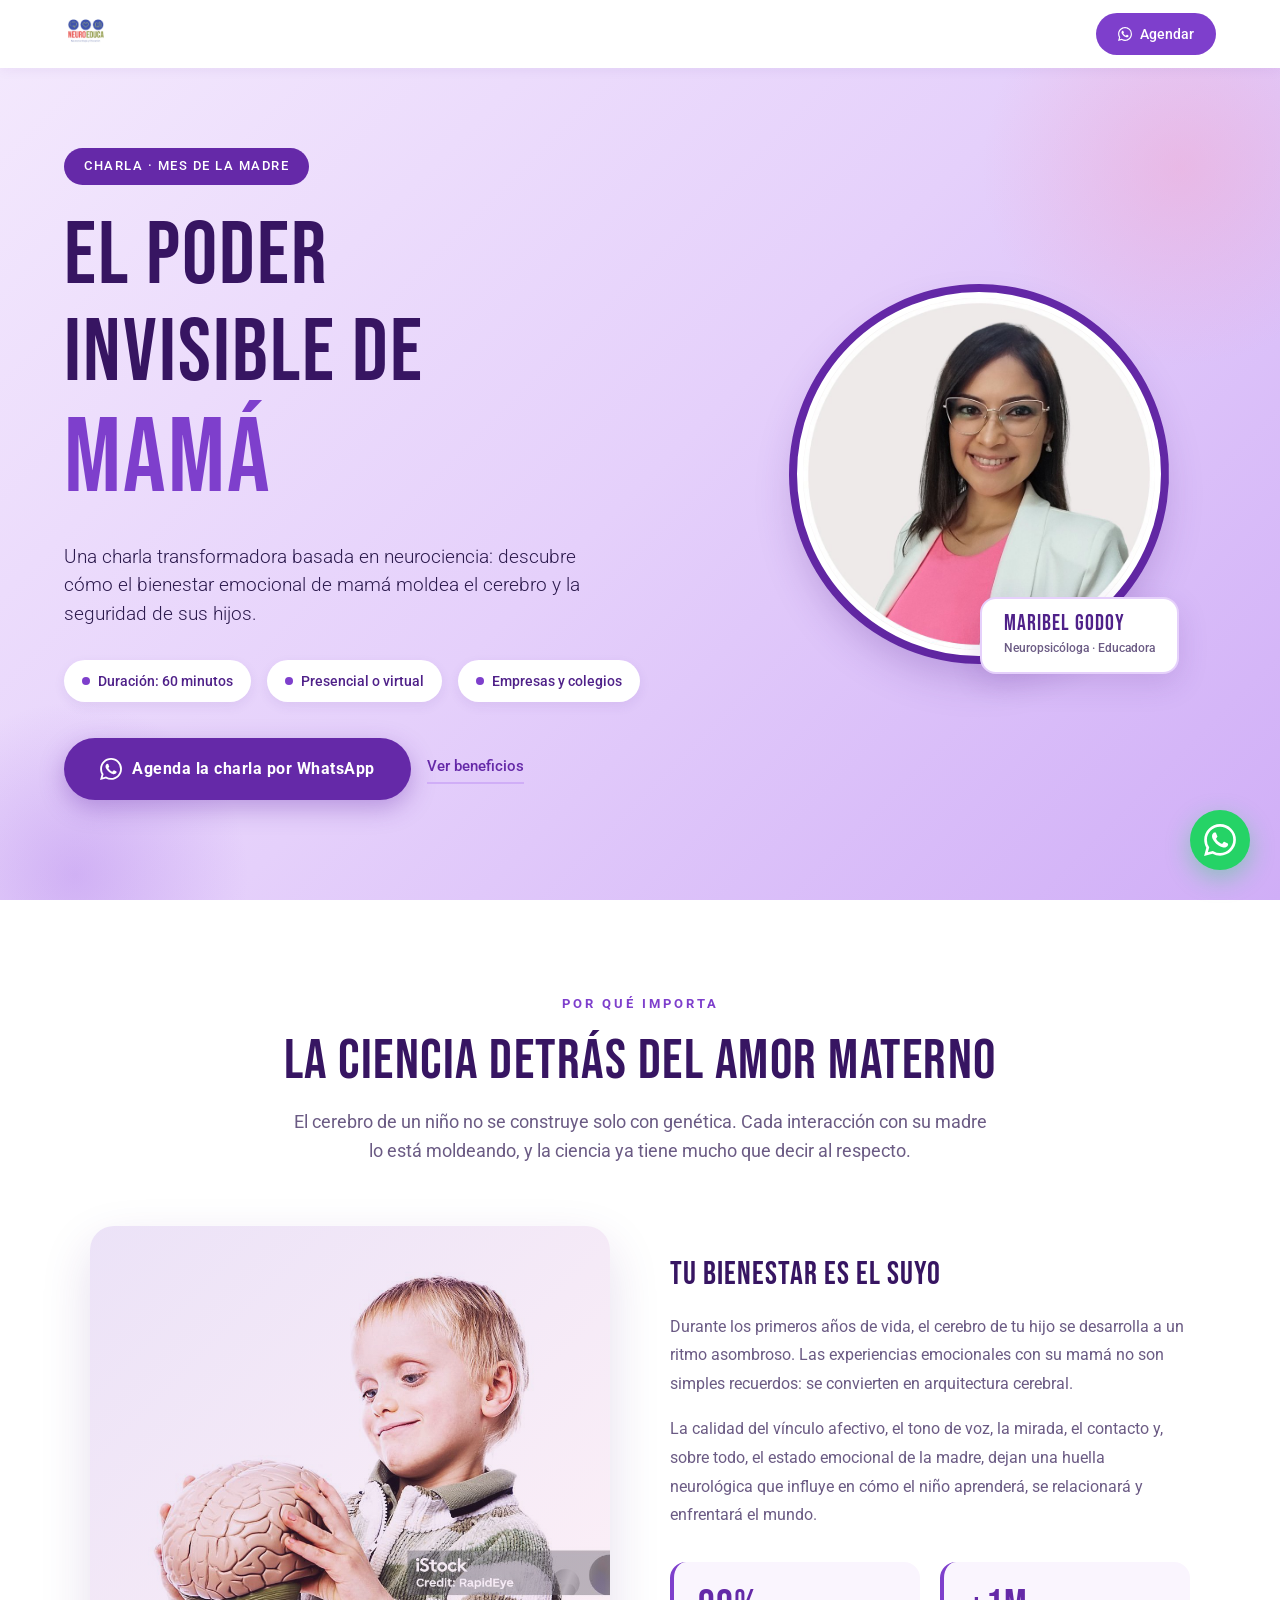
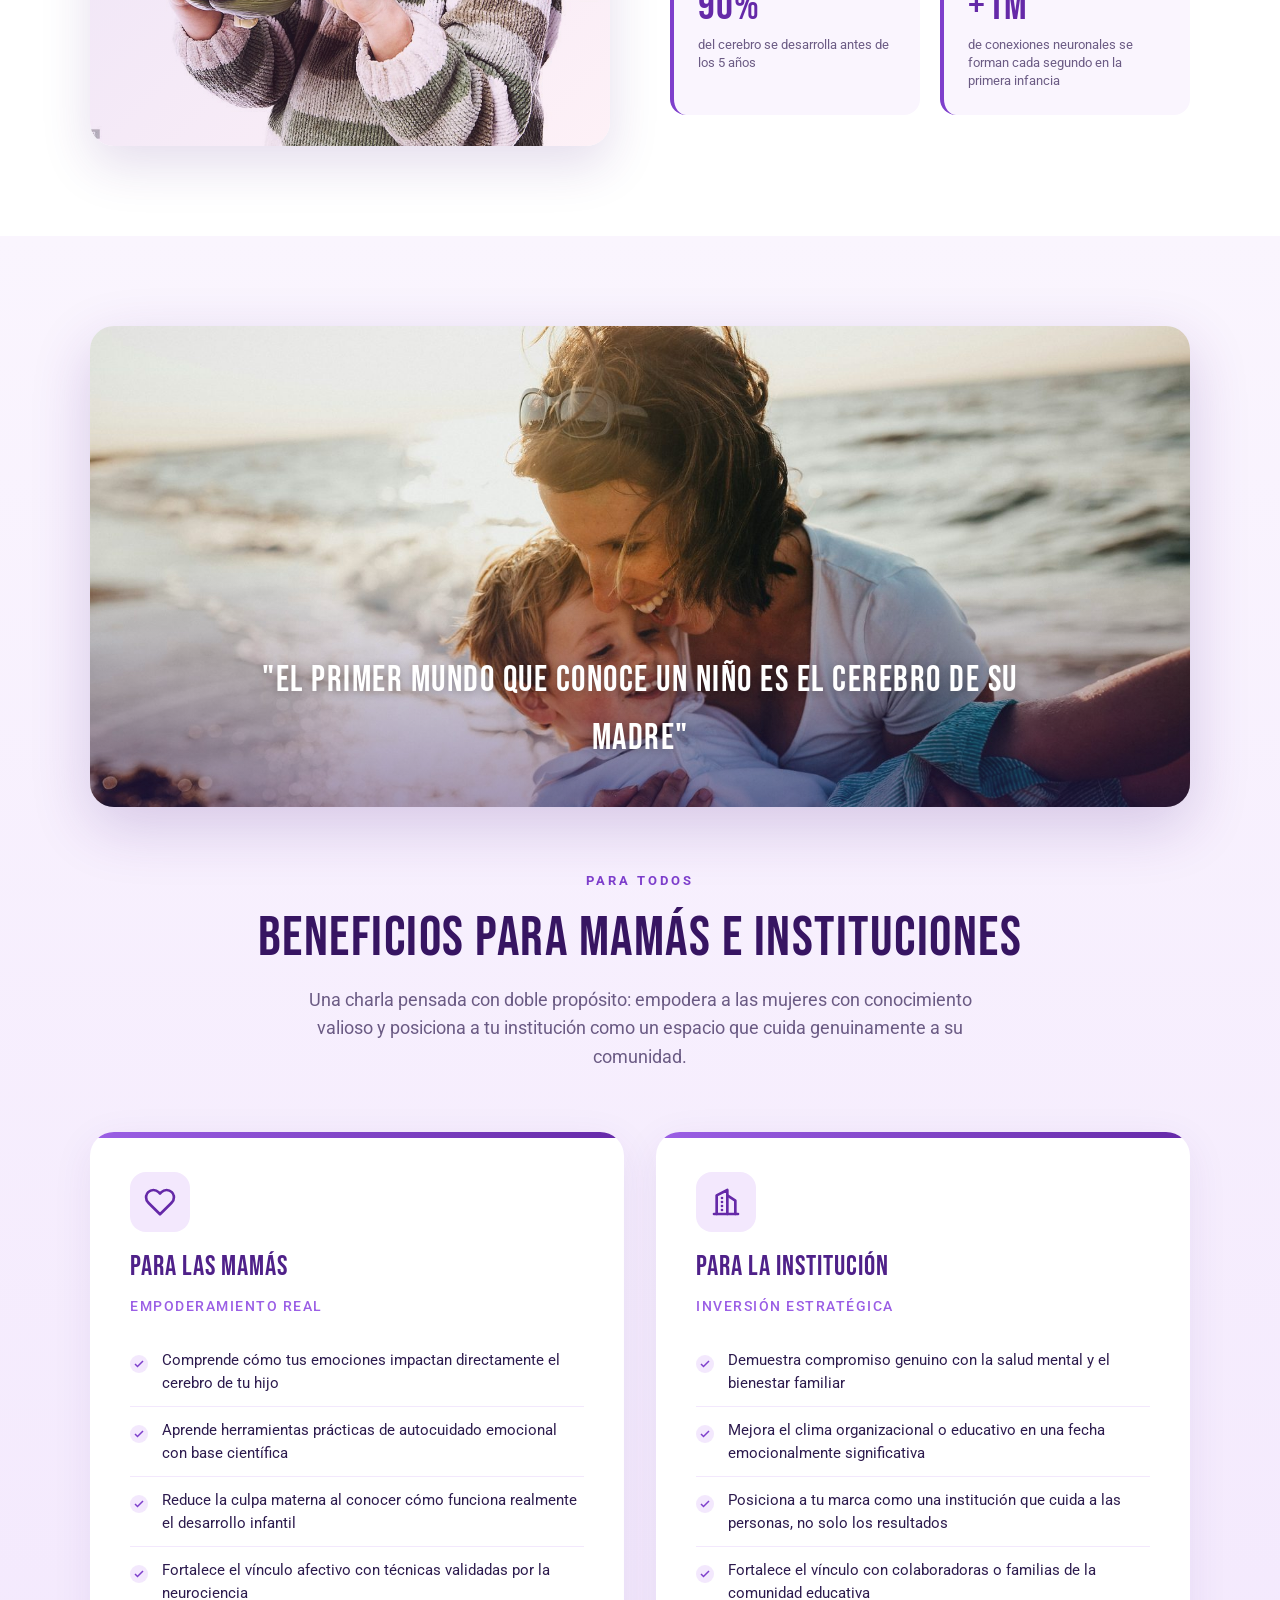
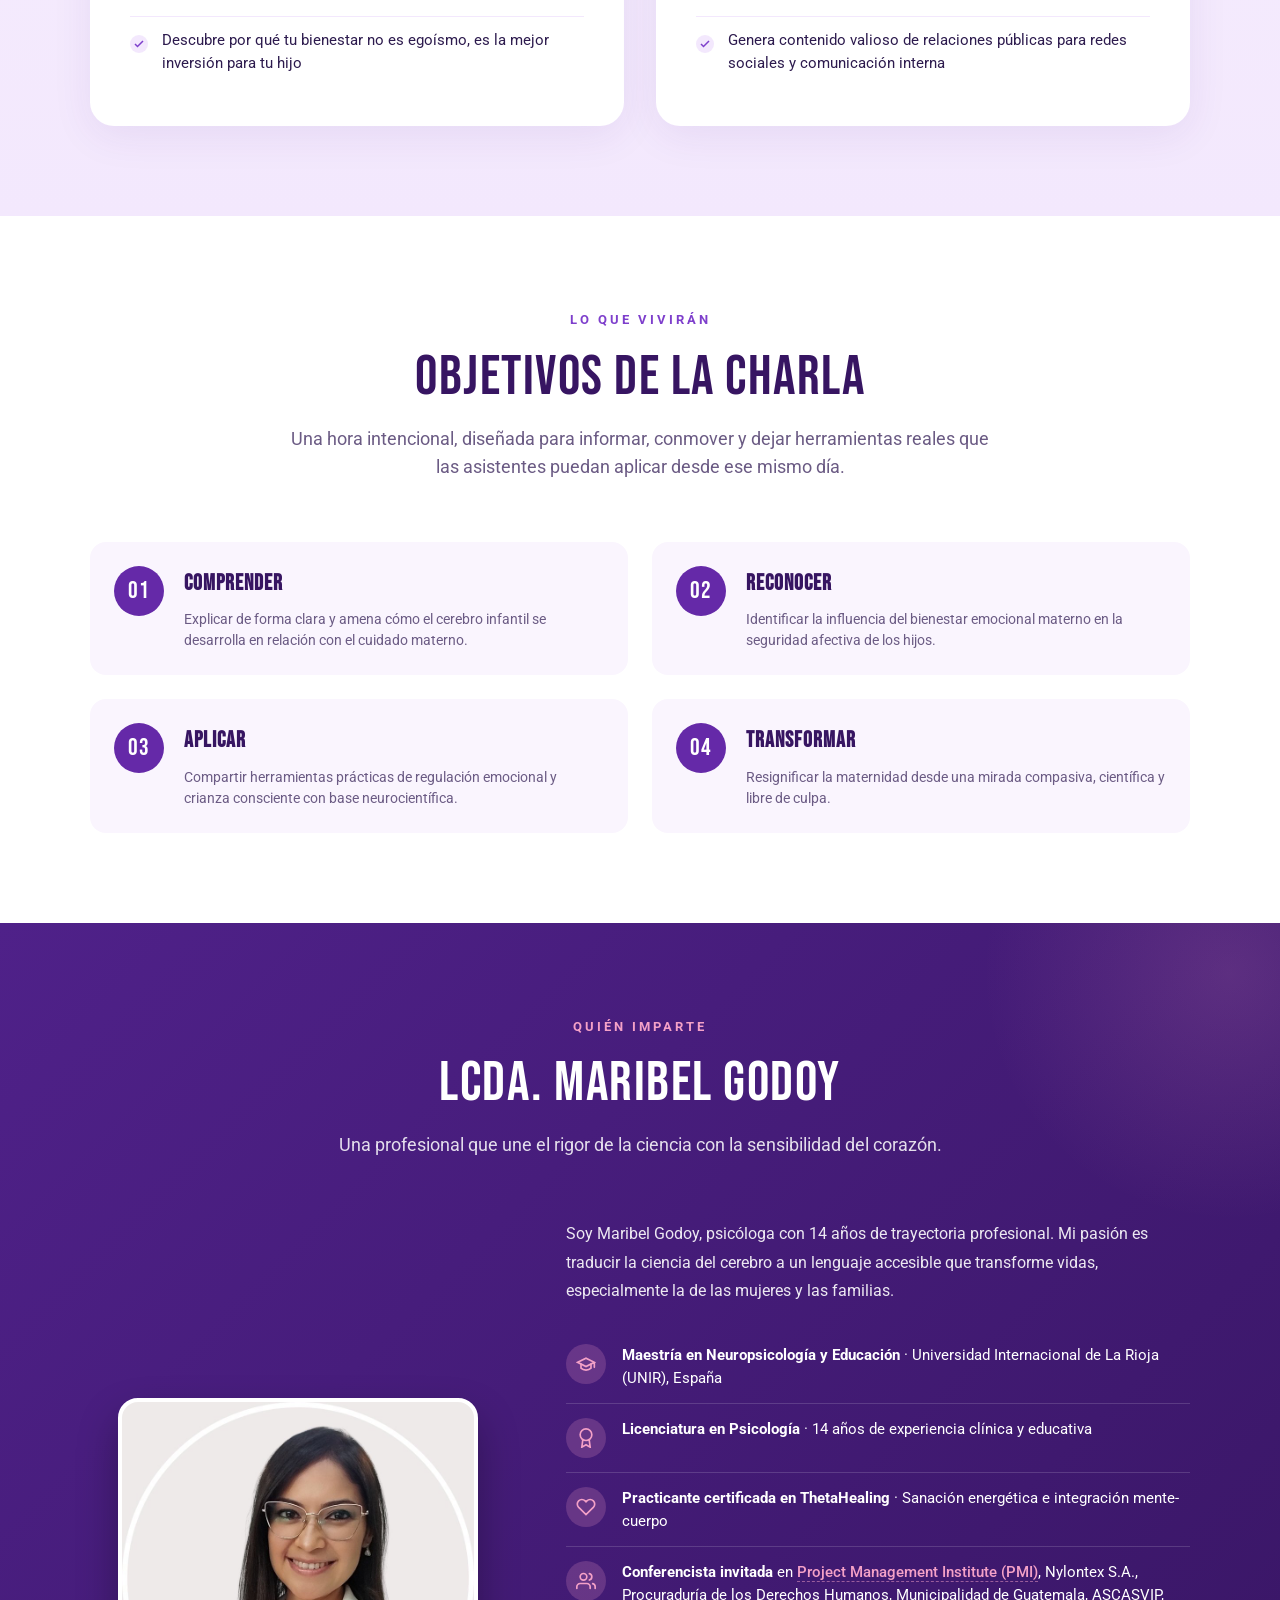
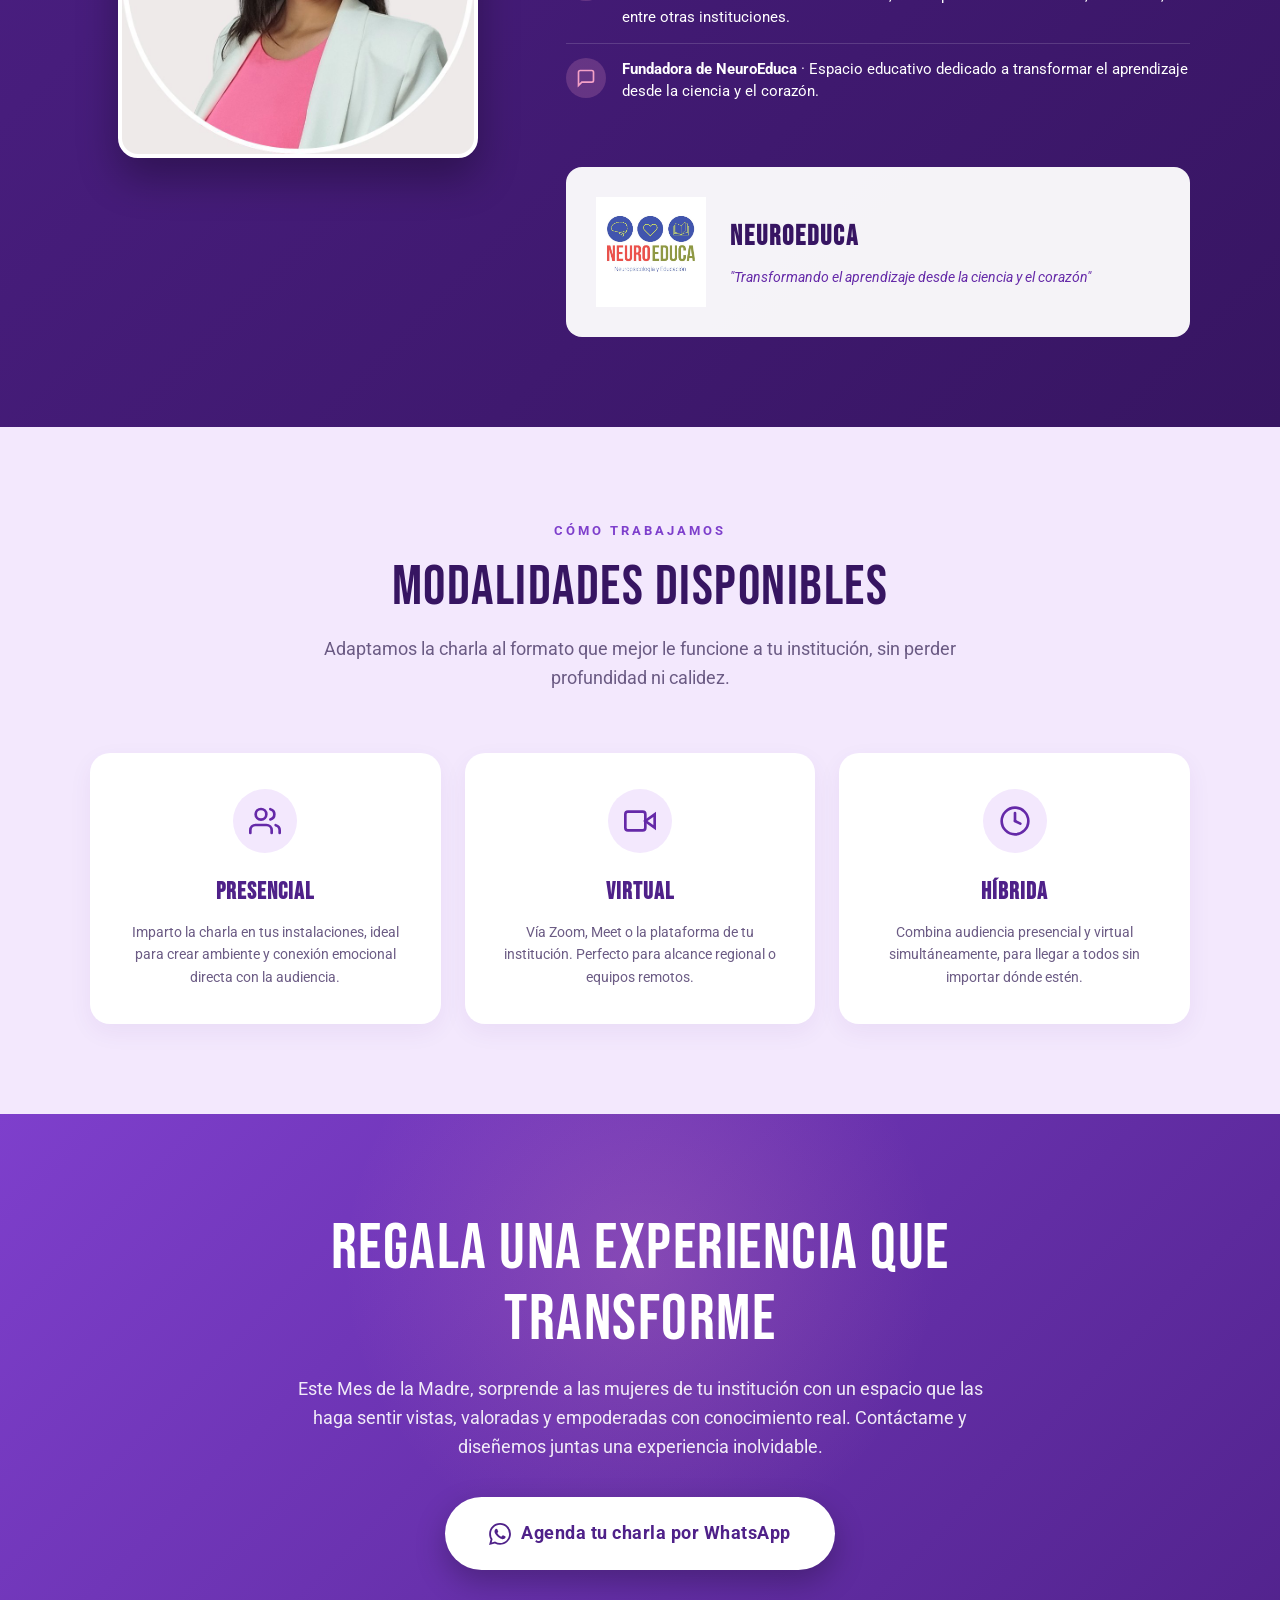
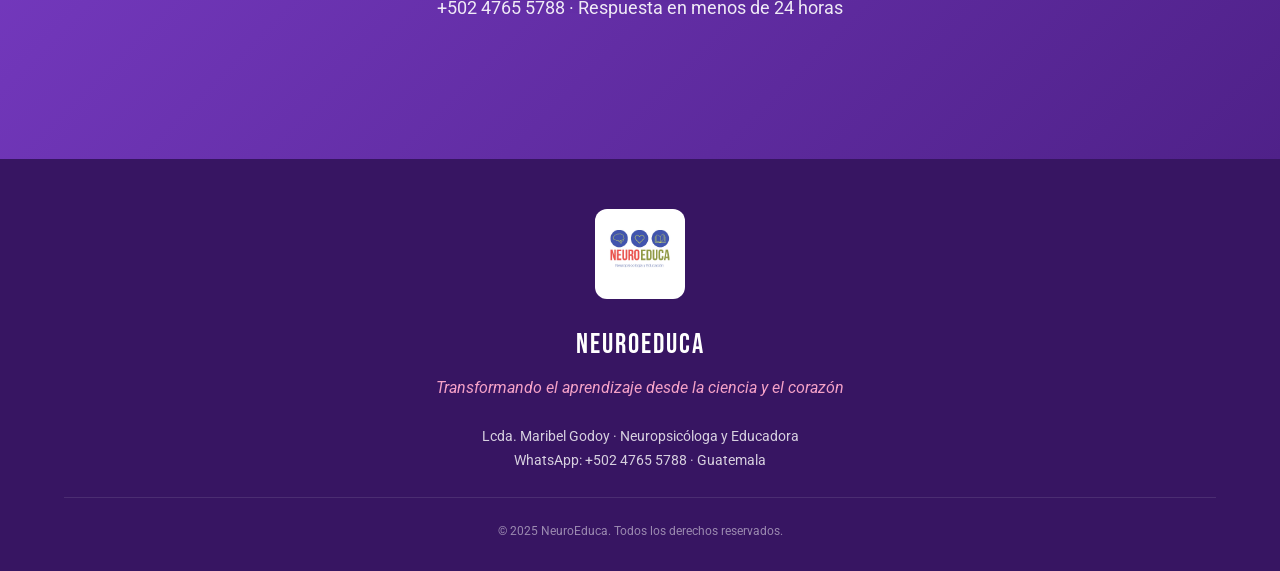
<file: 2026/poder-mama/index.html>
<!DOCTYPE html>
<html lang="es">
<head>
<meta charset="UTF-8">
<meta name="viewport" content="width=device-width, initial-scale=1.0">
<title>El Poder Invisible de Mamá | Charla por el Mes de Mayo - Lcda. Maribel Godoy</title>
<meta name="description" content="Charla de neurociencia para empresas y colegios en el Mes de la Madre. Descubre cómo el bienestar materno moldea el cerebro de los hijos. Imparte: Lcda. Maribel Godoy, especialista en Neuropsicología y Educación.">

<!-- Favicon -->
<link rel="icon" type="image/jpeg" href="img/logo-neuroeduca.jpg">

<!-- Fuentes: Bebas Neue para títulos, Roboto para texto (marca NeuroEduca) -->
<link rel="preconnect" href="https://fonts.googleapis.com">
<link rel="preconnect" href="https://fonts.gstatic.com" crossorigin>
<link href="https://fonts.googleapis.com/css2?family=Bebas+Neue&family=Roboto:wght@300;400;500;700&display=swap" rel="stylesheet">

<style>
  /* ============ RESET Y VARIABLES ============ */
  * {
    margin: 0;
    padding: 0;
    box-sizing: border-box;
  }
  
  :root {
    /* Paleta lila Mes de la Madre */
    --lila-50: #FAF5FE;
    --lila-100: #F3E8FD;
    --lila-200: #E5D0FB;
    --lila-300: #D0AEF7;
    --lila-400: #B584F0;
    --lila-500: #9B5FE5;
    --lila-600: #7E3FCC;
    --lila-700: #6529A8;
    --lila-800: #4F2189;
    --lila-900: #371562;
    
    --rosa-acento: #F4A1C7;
    --crema: #FFF8F3;
    --texto-principal: #2D1B4E;
    --texto-suave: #6B5B84;
    --blanco: #FFFFFF;
    
    --fuente-titulo: 'Bebas Neue', sans-serif;
    --fuente-texto: 'Roboto', sans-serif;
  }
  
  html {
    scroll-behavior: smooth;
  }
  
  body {
    font-family: var(--fuente-texto);
    color: var(--texto-principal);
    background: var(--lila-50);
    line-height: 1.6;
    overflow-x: hidden;
  }
  
  /* ============ TIPOGRAFÍA ============ */
  h1, h2, h3 {
    font-family: var(--fuente-titulo);
    font-weight: 400;
    letter-spacing: 1px;
    line-height: 1.1;
  }
  
  /* ============ BARRA NAVEGACIÓN SUPERIOR ============ */
  .nav {
    background: var(--blanco);
    padding: 12px 5%;
    box-shadow: 0 2px 12px rgba(79, 33, 137, 0.06);
    position: sticky;
    top: 0;
    z-index: 100;
    display: flex;
    justify-content: space-between;
    align-items: center;
  }
  
  .nav-marca {
    display: flex;
    align-items: center;
    gap: 12px;
  }
  
  .nav-logo {
    height: 44px;
    width: auto;
  }
  
  .nav-cta {
    background: var(--lila-600);
    color: var(--blanco);
    padding: 10px 22px;
    border-radius: 50px;
    text-decoration: none;
    font-weight: 500;
    font-size: 14px;
    transition: all 0.3s ease;
    display: inline-flex;
    align-items: center;
    gap: 8px;
  }
  
  .nav-cta:hover {
    background: var(--lila-700);
    transform: translateY(-2px);
    box-shadow: 0 8px 20px rgba(126, 63, 204, 0.3);
  }
  
  /* ============ HERO ============ */
  .hero {
    background: linear-gradient(135deg, var(--lila-100) 0%, var(--lila-200) 50%, var(--lila-300) 100%);
    padding: 80px 5% 100px;
    position: relative;
    overflow: hidden;
  }
  
  .hero::before {
    content: '';
    position: absolute;
    top: -100px;
    right: -100px;
    width: 400px;
    height: 400px;
    background: radial-gradient(circle, rgba(244, 161, 199, 0.4) 0%, transparent 70%);
    border-radius: 50%;
  }
  
  .hero::after {
    content: '';
    position: absolute;
    bottom: -150px;
    left: -100px;
    width: 350px;
    height: 350px;
    background: radial-gradient(circle, rgba(155, 95, 229, 0.3) 0%, transparent 70%);
    border-radius: 50%;
  }
  
  .hero-contenido {
    max-width: 1200px;
    margin: 0 auto;
    display: grid;
    grid-template-columns: 1.3fr 1fr;
    gap: 60px;
    align-items: center;
    position: relative;
    z-index: 2;
  }
  
  .hero-etiqueta {
    display: inline-block;
    background: var(--lila-700);
    color: var(--blanco);
    padding: 8px 20px;
    border-radius: 50px;
    font-size: 13px;
    font-weight: 500;
    letter-spacing: 1.5px;
    text-transform: uppercase;
    margin-bottom: 24px;
  }
  
  .hero h1 {
    font-size: clamp(48px, 7vw, 88px);
    color: var(--lila-900);
    margin-bottom: 24px;
    letter-spacing: 2px;
  }
  
  .hero h1 .destacado {
    color: var(--lila-600);
    display: block;
    font-size: 1.2em;
  }
  
  .hero-subtitulo {
    font-size: 19px;
    color: var(--texto-principal);
    line-height: 1.5;
    margin-bottom: 32px;
    font-weight: 300;
    max-width: 540px;
  }
  
  .hero-datos {
    display: flex;
    flex-wrap: wrap;
    gap: 16px;
    margin-bottom: 36px;
  }
  
  .dato-pill {
    background: var(--blanco);
    padding: 10px 18px;
    border-radius: 50px;
    font-size: 14px;
    font-weight: 500;
    color: var(--lila-800);
    box-shadow: 0 4px 12px rgba(79, 33, 137, 0.08);
    display: inline-flex;
    align-items: center;
    gap: 8px;
  }
  
  .dato-pill::before {
    content: '';
    width: 8px;
    height: 8px;
    background: var(--lila-600);
    border-radius: 50%;
  }
  
  .hero-cta-grupo {
    display: flex;
    flex-wrap: wrap;
    gap: 16px;
    align-items: center;
  }
  
  .btn-principal {
    background: var(--lila-700);
    color: var(--blanco);
    padding: 18px 36px;
    border-radius: 50px;
    text-decoration: none;
    font-weight: 700;
    font-size: 16px;
    letter-spacing: 0.5px;
    transition: all 0.3s ease;
    display: inline-flex;
    align-items: center;
    gap: 10px;
    box-shadow: 0 8px 24px rgba(101, 41, 168, 0.35);
  }
  
  .btn-principal:hover {
    background: var(--lila-800);
    transform: translateY(-3px);
    box-shadow: 0 12px 30px rgba(101, 41, 168, 0.45);
  }
  
  .btn-principal svg {
    width: 22px;
    height: 22px;
  }
  
  .btn-secundario {
    color: var(--lila-700);
    text-decoration: none;
    font-weight: 500;
    font-size: 15px;
    border-bottom: 2px solid var(--lila-300);
    padding-bottom: 4px;
    transition: all 0.2s ease;
  }
  
  .btn-secundario:hover {
    color: var(--lila-900);
    border-color: var(--lila-700);
  }
  
  /* Hero imagen */
  .hero-imagen-wrapper {
    position: relative;
    text-align: center;
  }
  
  .hero-foto-container {
    width: 380px;
    height: 380px;
    margin: 0 auto;
    position: relative;
  }
  
  .hero-foto-fondo {
    position: absolute;
    inset: 0;
    background: var(--lila-700);
    border-radius: 50%;
    transform: rotate(-3deg);
  }
  
  .hero-foto {
    position: absolute;
    inset: 8px;
    background: url('img/maribel.png') center/cover;
    border-radius: 50%;
    border: 6px solid var(--blanco);
    box-shadow: 0 20px 40px rgba(79, 33, 137, 0.25);
  }
  
  .hero-credencial {
    position: absolute;
    bottom: -10px;
    right: -10px;
    background: var(--blanco);
    padding: 14px 22px;
    border-radius: 16px;
    box-shadow: 0 10px 30px rgba(79, 33, 137, 0.15);
    text-align: left;
    border: 2px solid var(--lila-200);
  }
  
  .hero-credencial-titulo {
    font-family: var(--fuente-titulo);
    font-size: 22px;
    color: var(--lila-800);
    letter-spacing: 1px;
    line-height: 1;
  }
  
  .hero-credencial-sub {
    font-size: 12px;
    color: var(--texto-suave);
    margin-top: 4px;
    font-weight: 500;
  }
  
  /* ============ SECCIÓN: POR QUÉ ============ */
  .seccion {
    padding: 90px 5%;
    position: relative;
  }
  
  .contenedor {
    max-width: 1100px;
    margin: 0 auto;
  }
  
  .seccion-header {
    text-align: center;
    margin-bottom: 60px;
  }
  
  .seccion-etiqueta {
    display: inline-block;
    color: var(--lila-600);
    font-size: 13px;
    font-weight: 700;
    letter-spacing: 3px;
    text-transform: uppercase;
    margin-bottom: 16px;
  }
  
  .seccion h2 {
    font-size: clamp(36px, 5vw, 56px);
    color: var(--lila-900);
    margin-bottom: 16px;
    letter-spacing: 1.5px;
  }
  
  .seccion-intro {
    font-size: 18px;
    color: var(--texto-suave);
    max-width: 700px;
    margin: 0 auto;
    line-height: 1.6;
  }
  
  /* Sección Importancia neurociencia */
  .importancia {
    background: var(--blanco);
  }
  
  .importancia-grid {
    display: grid;
    grid-template-columns: 1fr 1fr;
    gap: 60px;
    align-items: center;
  }
  
  .importancia-imagen-wrapper {
    position: relative;
    border-radius: 24px;
    overflow: hidden;
    box-shadow: 0 20px 50px rgba(79, 33, 137, 0.15);
    aspect-ratio: 1;
  }
  
  .importancia-imagen-wrapper img {
    width: 100%;
    height: 100%;
    object-fit: cover;
    display: block;
  }
  
  .importancia-imagen-overlay {
    position: absolute;
    inset: 0;
    background: linear-gradient(135deg, rgba(126, 63, 204, 0.15), rgba(244, 161, 199, 0.15));
    pointer-events: none;
  }
  
  .importancia-texto h3 {
    font-size: 32px;
    color: var(--lila-900);
    margin-bottom: 20px;
    letter-spacing: 1px;
  }
  
  .importancia-texto p {
    font-size: 16px;
    color: var(--texto-suave);
    line-height: 1.8;
    margin-bottom: 16px;
  }
  
  .importancia-stats {
    display: grid;
    grid-template-columns: 1fr 1fr;
    gap: 20px;
    margin-top: 32px;
  }
  
  .stat-card {
    background: var(--lila-50);
    padding: 24px;
    border-radius: 16px;
    border-left: 4px solid var(--lila-600);
  }
  
  .stat-numero {
    font-family: var(--fuente-titulo);
    font-size: 42px;
    color: var(--lila-700);
    line-height: 1;
    margin-bottom: 8px;
    letter-spacing: 1px;
  }
  
  .stat-texto {
    font-size: 13px;
    color: var(--texto-suave);
    line-height: 1.4;
  }
  
  /* ============ BENEFICIOS DOBLES ============ */
  .beneficios {
    background: linear-gradient(180deg, var(--lila-50), var(--lila-100));
  }
  
  /* Imagen emocional madre-hijo */
  .imagen-emocional {
    max-width: 1100px;
    margin: 0 auto 60px;
    border-radius: 24px;
    overflow: hidden;
    box-shadow: 0 20px 60px rgba(79, 33, 137, 0.2);
    position: relative;
    aspect-ratio: 16 / 7;
  }
  
  .imagen-emocional img {
    width: 100%;
    height: 100%;
    object-fit: cover;
    object-position: center 40%;
  }
  
  .imagen-emocional-overlay {
    position: absolute;
    inset: 0;
    background: linear-gradient(180deg, transparent 50%, rgba(55, 21, 98, 0.4) 100%);
    display: flex;
    align-items: flex-end;
    justify-content: center;
    padding: 40px 30px;
  }
  
  .imagen-emocional-frase {
    color: var(--blanco);
    font-family: var(--fuente-titulo);
    font-size: clamp(22px, 3vw, 36px);
    text-align: center;
    letter-spacing: 1.5px;
    text-shadow: 0 2px 10px rgba(0,0,0,0.3);
    max-width: 800px;
  }
  
  .beneficios-grid {
    display: grid;
    grid-template-columns: 1fr 1fr;
    gap: 32px;
    margin-top: 50px;
  }
  
  .beneficio-card {
    background: var(--blanco);
    padding: 40px;
    border-radius: 24px;
    box-shadow: 0 10px 40px rgba(79, 33, 137, 0.08);
    transition: transform 0.3s ease, box-shadow 0.3s ease;
    position: relative;
    overflow: hidden;
  }
  
  .beneficio-card:hover {
    transform: translateY(-8px);
    box-shadow: 0 20px 50px rgba(79, 33, 137, 0.15);
  }
  
  .beneficio-card::before {
    content: '';
    position: absolute;
    top: 0;
    left: 0;
    right: 0;
    height: 6px;
    background: linear-gradient(90deg, var(--lila-500), var(--lila-700));
  }
  
  .beneficio-icono {
    width: 60px;
    height: 60px;
    background: var(--lila-100);
    border-radius: 16px;
    display: flex;
    align-items: center;
    justify-content: center;
    margin-bottom: 20px;
    color: var(--lila-700);
  }
  
  .beneficio-card h3 {
    font-size: 28px;
    color: var(--lila-800);
    margin-bottom: 12px;
    letter-spacing: 1px;
  }
  
  .beneficio-card .subtitulo {
    color: var(--lila-500);
    font-weight: 500;
    font-size: 14px;
    text-transform: uppercase;
    letter-spacing: 1.5px;
    margin-bottom: 20px;
    display: block;
  }
  
  .beneficio-lista {
    list-style: none;
  }
  
  .beneficio-lista li {
    padding: 12px 0 12px 32px;
    position: relative;
    color: var(--texto-principal);
    font-size: 15px;
    line-height: 1.5;
    border-bottom: 1px solid var(--lila-100);
  }
  
  .beneficio-lista li:last-child {
    border-bottom: none;
  }
  
  .beneficio-lista li::before {
    content: '';
    position: absolute;
    left: 0;
    top: 18px;
    width: 18px;
    height: 18px;
    background: var(--lila-100);
    border-radius: 50%;
    background-image: url("data:image/svg+xml;utf8,<svg xmlns='http://www.w3.org/2000/svg' viewBox='0 0 24 24' fill='none' stroke='%237E3FCC' stroke-width='3'><polyline points='20 6 9 17 4 12'/></svg>");
    background-size: 12px;
    background-position: center;
    background-repeat: no-repeat;
  }
  
  /* ============ OBJETIVOS ============ */
  .objetivos {
    background: var(--blanco);
  }
  
  .objetivos-lista {
    display: grid;
    grid-template-columns: repeat(2, 1fr);
    gap: 24px;
    margin-top: 50px;
  }
  
  .objetivo-item {
    display: flex;
    gap: 20px;
    padding: 24px;
    background: var(--lila-50);
    border-radius: 16px;
    transition: background 0.3s ease;
  }
  
  .objetivo-item:hover {
    background: var(--lila-100);
  }
  
  .objetivo-numero {
    flex-shrink: 0;
    width: 50px;
    height: 50px;
    background: var(--lila-700);
    color: var(--blanco);
    border-radius: 50%;
    display: flex;
    align-items: center;
    justify-content: center;
    font-family: var(--fuente-titulo);
    font-size: 24px;
    letter-spacing: 1px;
  }
  
  .objetivo-texto h4 {
    font-family: var(--fuente-titulo);
    font-size: 22px;
    color: var(--lila-900);
    margin-bottom: 8px;
    letter-spacing: 1px;
  }
  
  .objetivo-texto p {
    color: var(--texto-suave);
    font-size: 14px;
    line-height: 1.5;
  }
  
  /* ============ CREDENCIALES ============ */
  .credenciales {
    background: linear-gradient(135deg, var(--lila-800), var(--lila-900));
    color: var(--blanco);
    position: relative;
    overflow: hidden;
  }
  
  .credenciales::before {
    content: '';
    position: absolute;
    top: -200px;
    right: -200px;
    width: 500px;
    height: 500px;
    background: radial-gradient(circle, rgba(244, 161, 199, 0.15) 0%, transparent 70%);
    border-radius: 50%;
  }
  
  .credenciales .seccion-etiqueta {
    color: var(--rosa-acento);
  }
  
  .credenciales h2 {
    color: var(--blanco);
  }
  
  .credenciales-grid {
    display: grid;
    grid-template-columns: 1fr 1.5fr;
    gap: 60px;
    align-items: center;
    position: relative;
    z-index: 2;
  }
  
  .credenciales-foto {
    width: 100%;
    max-width: 360px;
    aspect-ratio: 1;
    background: url('img/maribel.png') center/cover;
    border-radius: 20px;
    border: 4px solid var(--blanco);
    box-shadow: 0 20px 40px rgba(0, 0, 0, 0.3);
    margin: 0 auto;
  }
  
  .credenciales-bio {
    font-size: 16px;
    line-height: 1.8;
    color: rgba(255, 255, 255, 0.9);
    margin-bottom: 24px;
  }
  
  .credenciales-lista {
    list-style: none;
    margin-top: 24px;
  }
  
  .credenciales-lista li {
    padding: 14px 0;
    border-bottom: 1px solid rgba(255, 255, 255, 0.15);
    display: flex;
    align-items: flex-start;
    gap: 16px;
    font-size: 15px;
    line-height: 1.5;
  }
  
  .credenciales-lista li:last-child {
    border-bottom: none;
  }
  
  .credencial-icono {
    flex-shrink: 0;
    width: 40px;
    height: 40px;
    background: rgba(244, 161, 199, 0.2);
    border-radius: 50%;
    display: flex;
    align-items: center;
    justify-content: center;
    color: var(--rosa-acento);
  }
  
  .credencial-icono svg {
    width: 20px;
    height: 20px;
  }
  
  .credencial-link {
    color: var(--rosa-acento);
    text-decoration: none;
    font-weight: 500;
    border-bottom: 1px dashed rgba(244, 161, 199, 0.5);
    transition: all 0.2s ease;
  }
  
  .credencial-link:hover {
    color: var(--blanco);
    border-color: var(--blanco);
  }
  
  /* Marca NeuroEduca */
  .marca-banner {
    margin-top: 50px;
    padding: 30px;
    background: rgba(255, 255, 255, 0.95);
    border-radius: 16px;
    display: flex;
    align-items: center;
    gap: 24px;
    flex-wrap: wrap;
  }
  
  .marca-logo {
    width: 110px;
    height: auto;
    flex-shrink: 0;
  }
  
  .marca-info {
    flex: 1;
    min-width: 200px;
  }
  
  .marca-info h4 {
    font-family: var(--fuente-titulo);
    font-size: 28px;
    letter-spacing: 2px;
    margin-bottom: 6px;
    color: var(--lila-900);
  }
  
  .marca-info p {
    font-size: 14px;
    color: var(--lila-700);
    font-style: italic;
  }
  
  /* ============ MODALIDAD ============ */
  .modalidad {
    background: var(--lila-100);
  }
  
  .modalidad-grid {
    display: grid;
    grid-template-columns: repeat(3, 1fr);
    gap: 24px;
    margin-top: 50px;
  }
  
  .modalidad-card {
    background: var(--blanco);
    padding: 36px 28px;
    border-radius: 20px;
    text-align: center;
    box-shadow: 0 8px 24px rgba(79, 33, 137, 0.06);
  }
  
  .modalidad-icono {
    width: 64px;
    height: 64px;
    background: var(--lila-100);
    border-radius: 50%;
    display: flex;
    align-items: center;
    justify-content: center;
    margin: 0 auto 20px;
    color: var(--lila-700);
  }
  
  .modalidad-card h4 {
    font-family: var(--fuente-titulo);
    font-size: 24px;
    color: var(--lila-800);
    margin-bottom: 10px;
    letter-spacing: 1px;
  }
  
  .modalidad-card p {
    color: var(--texto-suave);
    font-size: 14px;
    line-height: 1.6;
  }
  
  /* ============ CTA FINAL ============ */
  .cta-final {
    background: linear-gradient(135deg, var(--lila-600), var(--lila-800));
    color: var(--blanco);
    text-align: center;
    padding: 100px 5%;
    position: relative;
    overflow: hidden;
  }
  
  .cta-final::before {
    content: '';
    position: absolute;
    top: -150px;
    left: 50%;
    transform: translateX(-50%);
    width: 600px;
    height: 600px;
    background: radial-gradient(circle, rgba(244, 161, 199, 0.2) 0%, transparent 70%);
    border-radius: 50%;
  }
  
  .cta-final-contenido {
    position: relative;
    z-index: 2;
    max-width: 700px;
    margin: 0 auto;
  }
  
  .cta-final h2 {
    font-size: clamp(40px, 6vw, 64px);
    margin-bottom: 20px;
    color: var(--blanco);
    letter-spacing: 1.5px;
  }
  
  .cta-final p {
    font-size: 18px;
    margin-bottom: 36px;
    color: rgba(255, 255, 255, 0.9);
    line-height: 1.6;
  }
  
  .cta-final .btn-principal {
    background: var(--blanco);
    color: var(--lila-800);
    font-size: 18px;
    padding: 22px 44px;
    box-shadow: 0 12px 30px rgba(0, 0, 0, 0.25);
  }
  
  .cta-final .btn-principal:hover {
    background: var(--lila-50);
    box-shadow: 0 16px 40px rgba(0, 0, 0, 0.35);
  }
  
  .cta-final-info {
    margin-top: 24px;
    font-size: 14px;
    color: rgba(255, 255, 255, 0.8);
  }
  
  /* ============ FOOTER ============ */
  .footer {
    background: var(--lila-900);
    color: rgba(255, 255, 255, 0.8);
    padding: 50px 5% 30px;
    text-align: center;
  }
  
  .footer-logo {
    width: 90px;
    height: auto;
    margin-bottom: 16px;
    background: white;
    padding: 8px;
    border-radius: 12px;
  }
  
  .footer-marca {
    font-family: var(--fuente-titulo);
    font-size: 28px;
    color: var(--blanco);
    letter-spacing: 2px;
    margin-bottom: 8px;
  }
  
  .footer-tagline {
    font-style: italic;
    margin-bottom: 24px;
    color: var(--rosa-acento);
  }
  
  .footer-info {
    font-size: 14px;
    margin-bottom: 16px;
    line-height: 1.7;
  }
  
  .footer-copy {
    font-size: 12px;
    color: rgba(255, 255, 255, 0.5);
    padding-top: 24px;
    border-top: 1px solid rgba(255, 255, 255, 0.1);
    margin-top: 24px;
  }
  
  /* ============ WHATSAPP FLOTANTE ============ */
  .whatsapp-flotante {
    position: fixed;
    bottom: 30px;
    right: 30px;
    width: 60px;
    height: 60px;
    background: #25D366;
    border-radius: 50%;
    display: flex;
    align-items: center;
    justify-content: center;
    box-shadow: 0 8px 24px rgba(37, 211, 102, 0.4);
    z-index: 99;
    transition: transform 0.3s ease;
    text-decoration: none;
    animation: pulso 2s infinite;
  }
  
  @keyframes pulso {
    0%, 100% { box-shadow: 0 8px 24px rgba(37, 211, 102, 0.4); }
    50% { box-shadow: 0 8px 24px rgba(37, 211, 102, 0.7), 0 0 0 12px rgba(37, 211, 102, 0); }
  }
  
  .whatsapp-flotante:hover {
    transform: scale(1.1);
  }
  
  .whatsapp-flotante svg {
    width: 32px;
    height: 32px;
    fill: white;
  }
  
  /* ============ RESPONSIVE ============ */
  @media (max-width: 900px) {
    .hero-contenido {
      grid-template-columns: 1fr;
      text-align: center;
    }
    
    .hero-datos {
      justify-content: center;
    }
    
    .hero-cta-grupo {
      justify-content: center;
    }
    
    .hero-foto-container {
      width: 280px;
      height: 280px;
    }
    
    .hero-subtitulo {
      margin: 0 auto 32px;
    }
    
    .importancia-grid,
    .credenciales-grid,
    .beneficios-grid,
    .objetivos-lista,
    .modalidad-grid {
      grid-template-columns: 1fr;
      gap: 32px;
    }
    
    .seccion {
      padding: 60px 5%;
    }
    
    .credenciales-foto {
      max-width: 280px;
    }
    
    .marca-banner {
      flex-direction: column;
      text-align: center;
    }
    
    .imagen-emocional {
      aspect-ratio: 4 / 3;
    }
  }
  
  @media (max-width: 500px) {
    .nav {
      padding: 10px 4%;
    }
    
    .nav-logo {
      height: 38px;
    }
    
    .nav-cta {
      padding: 8px 14px;
      font-size: 12px;
    }
    
    .hero {
      padding: 50px 5% 70px;
    }
    
    .btn-principal {
      padding: 16px 28px;
      font-size: 14px;
      width: 100%;
      justify-content: center;
    }
    
    .hero-foto-container {
      width: 240px;
      height: 240px;
    }
    
    .beneficio-card {
      padding: 28px 24px;
    }
    
    .objetivo-item {
      flex-direction: column;
      gap: 12px;
      text-align: center;
      align-items: center;
    }
    
    .whatsapp-flotante {
      width: 54px;
      height: 54px;
      bottom: 20px;
      right: 20px;
    }
    
    .whatsapp-flotante svg {
      width: 28px;
      height: 28px;
    }
  }
  
  /* ============ ANIMACIONES ============ */
  @keyframes fadeUp {
    from {
      opacity: 0;
      transform: translateY(30px);
    }
    to {
      opacity: 1;
      transform: translateY(0);
    }
  }
  
  .hero-etiqueta,
  .hero h1,
  .hero-subtitulo,
  .hero-datos,
  .hero-cta-grupo {
    animation: fadeUp 0.8s ease forwards;
  }
  
  .hero h1 { animation-delay: 0.1s; }
  .hero-subtitulo { animation-delay: 0.2s; }
  .hero-datos { animation-delay: 0.3s; }
  .hero-cta-grupo { animation-delay: 0.4s; }
  
  .hero-foto-container {
    animation: fadeUp 1s ease 0.3s forwards;
    opacity: 0;
  }
</style>
</head>
<body>

<!-- ============ NAVEGACIÓN ============ -->
<nav class="nav">
  <div class="nav-marca">
    <img src="img/logo-neuroeduca.jpg" alt="NeuroEduca" class="nav-logo">
  </div>
  <a href="https://wa.me/50247655788?text=Hola%20Maribel,%20me%20interesa%20agendar%20la%20charla%20El%20Poder%20Invisible%20de%20Mam%C3%A1%20para%20mi%20instituci%C3%B3n" class="nav-cta" target="_blank" rel="noopener">
    <svg width="14" height="14" viewBox="0 0 24 24" fill="white"><path d="M17.472 14.382c-.297-.149-1.758-.867-2.03-.967-.273-.099-.471-.148-.67.15-.197.297-.767.966-.94 1.164-.173.199-.347.223-.644.075-.297-.15-1.255-.463-2.39-1.475-.883-.788-1.48-1.761-1.653-2.059-.173-.297-.018-.458.13-.606.134-.133.298-.347.446-.52.149-.174.198-.298.298-.497.099-.198.05-.371-.025-.52-.075-.149-.669-1.612-.916-2.207-.242-.579-.487-.5-.669-.51-.173-.008-.371-.01-.57-.01-.198 0-.52.074-.792.372-.272.297-1.04 1.016-1.04 2.479 0 1.462 1.065 2.875 1.213 3.074.149.198 2.096 3.2 5.077 4.487.709.306 1.262.489 1.694.625.712.227 1.36.195 1.871.118.571-.085 1.758-.719 2.006-1.413.248-.694.248-1.289.173-1.413-.074-.124-.272-.198-.57-.347m-5.421 7.403h-.004a9.87 9.87 0 01-5.031-1.378l-.361-.214-3.741.982.998-3.648-.235-.374a9.86 9.86 0 01-1.51-5.26c.001-5.45 4.436-9.884 9.888-9.884 2.64 0 5.122 1.03 6.988 2.898a9.825 9.825 0 012.893 6.994c-.003 5.45-4.437 9.884-9.885 9.884m8.413-18.297A11.815 11.815 0 0012.05 0C5.495 0 .16 5.335.157 11.892c0 2.096.547 4.142 1.588 5.945L.057 24l6.305-1.654a11.882 11.882 0 005.683 1.448h.005c6.554 0 11.89-5.335 11.893-11.893a11.821 11.821 0 00-3.48-8.413Z"/></svg>
    Agendar
  </a>
</nav>

<!-- ============ HERO ============ -->
<section class="hero">
  <div class="hero-contenido">
    <div class="hero-texto">
      <span class="hero-etiqueta">Charla · Mes de la Madre</span>
      <h1>El Poder<br>Invisible de<br><span class="destacado">Mamá</span></h1>
      <p class="hero-subtitulo">Una charla transformadora basada en neurociencia: descubre cómo el bienestar emocional de mamá moldea el cerebro y la seguridad de sus hijos.</p>
      
      <div class="hero-datos">
        <span class="dato-pill">Duración: 60 minutos</span>
        <span class="dato-pill">Presencial o virtual</span>
        <span class="dato-pill">Empresas y colegios</span>
      </div>
      
      <div class="hero-cta-grupo">
        <a href="https://wa.me/50247655788?text=Hola%20Maribel,%20me%20interesa%20agendar%20la%20charla%20El%20Poder%20Invisible%20de%20Mam%C3%A1%20para%20mi%20instituci%C3%B3n" class="btn-principal" target="_blank" rel="noopener">
          <svg viewBox="0 0 24 24" fill="white"><path d="M17.472 14.382c-.297-.149-1.758-.867-2.03-.967-.273-.099-.471-.148-.67.15-.197.297-.767.966-.94 1.164-.173.199-.347.223-.644.075-.297-.15-1.255-.463-2.39-1.475-.883-.788-1.48-1.761-1.653-2.059-.173-.297-.018-.458.13-.606.134-.133.298-.347.446-.52.149-.174.198-.298.298-.497.099-.198.05-.371-.025-.52-.075-.149-.669-1.612-.916-2.207-.242-.579-.487-.5-.669-.51-.173-.008-.371-.01-.57-.01-.198 0-.52.074-.792.372-.272.297-1.04 1.016-1.04 2.479 0 1.462 1.065 2.875 1.213 3.074.149.198 2.096 3.2 5.077 4.487.709.306 1.262.489 1.694.625.712.227 1.36.195 1.871.118.571-.085 1.758-.719 2.006-1.413.248-.694.248-1.289.173-1.413-.074-.124-.272-.198-.57-.347m-5.421 7.403h-.004a9.87 9.87 0 01-5.031-1.378l-.361-.214-3.741.982.998-3.648-.235-.374a9.86 9.86 0 01-1.51-5.26c.001-5.45 4.436-9.884 9.888-9.884 2.64 0 5.122 1.03 6.988 2.898a9.825 9.825 0 012.893 6.994c-.003 5.45-4.437 9.884-9.885 9.884m8.413-18.297A11.815 11.815 0 0012.05 0C5.495 0 .16 5.335.157 11.892c0 2.096.547 4.142 1.588 5.945L.057 24l6.305-1.654a11.882 11.882 0 005.683 1.448h.005c6.554 0 11.89-5.335 11.893-11.893a11.821 11.821 0 00-3.48-8.413Z"/></svg>
          Agenda la charla por WhatsApp
        </a>
        <a href="#beneficios" class="btn-secundario">Ver beneficios</a>
      </div>
    </div>
    
    <div class="hero-imagen-wrapper">
      <div class="hero-foto-container">
        <div class="hero-foto-fondo"></div>
        <div class="hero-foto"></div>
        <div class="hero-credencial">
          <div class="hero-credencial-titulo">MARIBEL GODOY</div>
          <div class="hero-credencial-sub">Neuropsicóloga · Educadora</div>
        </div>
      </div>
    </div>
  </div>
</section>

<!-- ============ POR QUÉ NEUROCIENCIA ============ -->
<section class="seccion importancia">
  <div class="contenedor">
    <div class="seccion-header">
      <span class="seccion-etiqueta">Por qué importa</span>
      <h2>La ciencia detrás del amor materno</h2>
      <p class="seccion-intro">El cerebro de un niño no se construye solo con genética. Cada interacción con su madre lo está moldeando, y la ciencia ya tiene mucho que decir al respecto.</p>
    </div>
    
    <div class="importancia-grid">
      <div class="importancia-imagen-wrapper">
        <img src="img/cerebro-infantil.jpg" alt="Niño aprendiendo sobre el cerebro humano - Neurociencia infantil">
        <div class="importancia-imagen-overlay"></div>
      </div>
      
      <div class="importancia-texto">
        <h3>Tu bienestar es el suyo</h3>
        <p>Durante los primeros años de vida, el cerebro de tu hijo se desarrolla a un ritmo asombroso. Las experiencias emocionales con su mamá no son simples recuerdos: se convierten en arquitectura cerebral.</p>
        <p>La calidad del vínculo afectivo, el tono de voz, la mirada, el contacto y, sobre todo, el estado emocional de la madre, dejan una huella neurológica que influye en cómo el niño aprenderá, se relacionará y enfrentará el mundo.</p>
        
        <div class="importancia-stats">
          <div class="stat-card">
            <div class="stat-numero">90%</div>
            <div class="stat-texto">del cerebro se desarrolla antes de los 5 años</div>
          </div>
          <div class="stat-card">
            <div class="stat-numero">+1M</div>
            <div class="stat-texto">de conexiones neuronales se forman cada segundo en la primera infancia</div>
          </div>
        </div>
      </div>
    </div>
  </div>
</section>

<!-- ============ BENEFICIOS ============ -->
<section class="seccion beneficios" id="beneficios">
  <div class="contenedor">
    <!-- Imagen emocional madre-hijo -->
    <div class="imagen-emocional">
      <img src="img/madre-hijo.jpg" alt="Madre abrazando a su hijo - Vínculo afectivo">
      <div class="imagen-emocional-overlay">
        <p class="imagen-emocional-frase">"El primer mundo que conoce un niño es el cerebro de su madre"</p>
      </div>
    </div>
    
    <div class="seccion-header">
      <span class="seccion-etiqueta">Para todos</span>
      <h2>Beneficios para mamás e instituciones</h2>
      <p class="seccion-intro">Una charla pensada con doble propósito: empodera a las mujeres con conocimiento valioso y posiciona a tu institución como un espacio que cuida genuinamente a su comunidad.</p>
    </div>
    
    <div class="beneficios-grid">
      <!-- Card mamás -->
      <div class="beneficio-card">
        <div class="beneficio-icono">
          <svg width="32" height="32" viewBox="0 0 24 24" fill="none" stroke="currentColor" stroke-width="2" stroke-linecap="round" stroke-linejoin="round">
            <path d="M20.84 4.61a5.5 5.5 0 0 0-7.78 0L12 5.67l-1.06-1.06a5.5 5.5 0 0 0-7.78 7.78l1.06 1.06L12 21.23l7.78-7.78 1.06-1.06a5.5 5.5 0 0 0 0-7.78z"></path>
          </svg>
        </div>
        <h3>Para las Mamás</h3>
        <span class="subtitulo">Empoderamiento real</span>
        <ul class="beneficio-lista">
          <li>Comprende cómo tus emociones impactan directamente el cerebro de tu hijo</li>
          <li>Aprende herramientas prácticas de autocuidado emocional con base científica</li>
          <li>Reduce la culpa materna al conocer cómo funciona realmente el desarrollo infantil</li>
          <li>Fortalece el vínculo afectivo con técnicas validadas por la neurociencia</li>
          <li>Descubre por qué tu bienestar no es egoísmo, es la mejor inversión para tu hijo</li>
        </ul>
      </div>
      
      <!-- Card institución -->
      <div class="beneficio-card">
        <div class="beneficio-icono">
          <svg width="32" height="32" viewBox="0 0 24 24" fill="none" stroke="currentColor" stroke-width="2" stroke-linecap="round" stroke-linejoin="round">
            <path d="M3 21h18"></path>
            <path d="M5 21V7l8-4v18"></path>
            <path d="M19 21V11l-6-4"></path>
            <line x1="9" y1="9" x2="9" y2="9.01"></line>
            <line x1="9" y1="12" x2="9" y2="12.01"></line>
            <line x1="9" y1="15" x2="9" y2="15.01"></line>
            <line x1="9" y1="18" x2="9" y2="18.01"></line>
          </svg>
        </div>
        <h3>Para la Institución</h3>
        <span class="subtitulo">Inversión estratégica</span>
        <ul class="beneficio-lista">
          <li>Demuestra compromiso genuino con la salud mental y el bienestar familiar</li>
          <li>Mejora el clima organizacional o educativo en una fecha emocionalmente significativa</li>
          <li>Posiciona a tu marca como una institución que cuida a las personas, no solo los resultados</li>
          <li>Fortalece el vínculo con colaboradoras o familias de la comunidad educativa</li>
          <li>Genera contenido valioso de relaciones públicas para redes sociales y comunicación interna</li>
        </ul>
      </div>
    </div>
  </div>
</section>

<!-- ============ OBJETIVOS ============ -->
<section class="seccion objetivos">
  <div class="contenedor">
    <div class="seccion-header">
      <span class="seccion-etiqueta">Lo que vivirán</span>
      <h2>Objetivos de la charla</h2>
      <p class="seccion-intro">Una hora intencional, diseñada para informar, conmover y dejar herramientas reales que las asistentes puedan aplicar desde ese mismo día.</p>
    </div>
    
    <div class="objetivos-lista">
      <div class="objetivo-item">
        <div class="objetivo-numero">01</div>
        <div class="objetivo-texto">
          <h4>Comprender</h4>
          <p>Explicar de forma clara y amena cómo el cerebro infantil se desarrolla en relación con el cuidado materno.</p>
        </div>
      </div>
      
      <div class="objetivo-item">
        <div class="objetivo-numero">02</div>
        <div class="objetivo-texto">
          <h4>Reconocer</h4>
          <p>Identificar la influencia del bienestar emocional materno en la seguridad afectiva de los hijos.</p>
        </div>
      </div>
      
      <div class="objetivo-item">
        <div class="objetivo-numero">03</div>
        <div class="objetivo-texto">
          <h4>Aplicar</h4>
          <p>Compartir herramientas prácticas de regulación emocional y crianza consciente con base neurocientífica.</p>
        </div>
      </div>
      
      <div class="objetivo-item">
        <div class="objetivo-numero">04</div>
        <div class="objetivo-texto">
          <h4>Transformar</h4>
          <p>Resignificar la maternidad desde una mirada compasiva, científica y libre de culpa.</p>
        </div>
      </div>
    </div>
  </div>
</section>

<!-- ============ CREDENCIALES ============ -->
<section class="seccion credenciales">
  <div class="contenedor">
    <div class="seccion-header">
      <span class="seccion-etiqueta">Quién imparte</span>
      <h2>Lcda. Maribel Godoy</h2>
      <p class="seccion-intro" style="color: rgba(255,255,255,0.85);">Una profesional que une el rigor de la ciencia con la sensibilidad del corazón.</p>
    </div>
    
    <div class="credenciales-grid">
      <div class="credenciales-foto"></div>
      
      <div>
        <p class="credenciales-bio">Soy Maribel Godoy, psicóloga con 14 años de trayectoria profesional. Mi pasión es traducir la ciencia del cerebro a un lenguaje accesible que transforme vidas, especialmente la de las mujeres y las familias.</p>
        
        <ul class="credenciales-lista">
          <li>
            <span class="credencial-icono">
              <svg viewBox="0 0 24 24" fill="none" stroke="currentColor" stroke-width="2" stroke-linecap="round"><path d="M22 10v6M2 10l10-5 10 5-10 5z"/><path d="M6 12v5c3 3 9 3 12 0v-5"/></svg>
            </span>
            <span><strong>Maestría en Neuropsicología y Educación</strong> · Universidad Internacional de La Rioja (UNIR), España</span>
          </li>
          <li>
            <span class="credencial-icono">
              <svg viewBox="0 0 24 24" fill="none" stroke="currentColor" stroke-width="2" stroke-linecap="round"><circle cx="12" cy="8" r="7"/><polyline points="8.21 13.89 7 23 12 20 17 23 15.79 13.88"/></svg>
            </span>
            <span><strong>Licenciatura en Psicología</strong> · 14 años de experiencia clínica y educativa</span>
          </li>
          <li>
            <span class="credencial-icono">
              <svg viewBox="0 0 24 24" fill="none" stroke="currentColor" stroke-width="2" stroke-linecap="round"><path d="M20.84 4.61a5.5 5.5 0 0 0-7.78 0L12 5.67l-1.06-1.06a5.5 5.5 0 0 0-7.78 7.78l1.06 1.06L12 21.23l7.78-7.78 1.06-1.06a5.5 5.5 0 0 0 0-7.78z"/></svg>
            </span>
            <span><strong>Practicante certificada en ThetaHealing</strong> · Sanación energética e integración mente-cuerpo</span>
          </li>
          <li>
            <span class="credencial-icono">
              <svg viewBox="0 0 24 24" fill="none" stroke="currentColor" stroke-width="2" stroke-linecap="round"><path d="M17 21v-2a4 4 0 0 0-4-4H5a4 4 0 0 0-4 4v2"/><circle cx="9" cy="7" r="4"/><path d="M23 21v-2a4 4 0 0 0-3-3.87"/><path d="M16 3.13a4 4 0 0 1 0 7.75"/></svg>
            </span>
            <span><strong>Conferencista invitada</strong> en <a href="https://www.pmi.org/" target="_blank" rel="noopener" class="credencial-link">Project Management Institute (PMI)</a>, Nylontex S.A., Procuraduría de los Derechos Humanos, Municipalidad de Guatemala, ASCASVIP, entre otras instituciones.</span>
          </li>
          <li>
            <span class="credencial-icono">
              <svg viewBox="0 0 24 24" fill="none" stroke="currentColor" stroke-width="2" stroke-linecap="round"><path d="M21 15a2 2 0 0 1-2 2H7l-4 4V5a2 2 0 0 1 2-2h14a2 2 0 0 1 2 2z"/></svg>
            </span>
            <span><strong>Fundadora de NeuroEduca</strong> · Espacio educativo dedicado a transformar el aprendizaje desde la ciencia y el corazón.</span>
          </li>
        </ul>
        
        <div class="marca-banner">
          <img src="img/logo-neuroeduca.jpg" alt="Logo NeuroEduca" class="marca-logo">
          <div class="marca-info">
            <h4>NEUROEDUCA</h4>
            <p>"Transformando el aprendizaje desde la ciencia y el corazón"</p>
          </div>
        </div>
      </div>
    </div>
  </div>
</section>

<!-- ============ MODALIDAD ============ -->
<section class="seccion modalidad">
  <div class="contenedor">
    <div class="seccion-header">
      <span class="seccion-etiqueta">Cómo trabajamos</span>
      <h2>Modalidades disponibles</h2>
      <p class="seccion-intro">Adaptamos la charla al formato que mejor le funcione a tu institución, sin perder profundidad ni calidez.</p>
    </div>
    
    <div class="modalidad-grid">
      <div class="modalidad-card">
        <div class="modalidad-icono">
          <svg width="32" height="32" viewBox="0 0 24 24" fill="none" stroke="currentColor" stroke-width="2" stroke-linecap="round"><path d="M17 21v-2a4 4 0 0 0-4-4H5a4 4 0 0 0-4 4v2"/><circle cx="9" cy="7" r="4"/><path d="M23 21v-2a4 4 0 0 0-3-3.87"/><path d="M16 3.13a4 4 0 0 1 0 7.75"/></svg>
        </div>
        <h4>Presencial</h4>
        <p>Imparto la charla en tus instalaciones, ideal para crear ambiente y conexión emocional directa con la audiencia.</p>
      </div>
      
      <div class="modalidad-card">
        <div class="modalidad-icono">
          <svg width="32" height="32" viewBox="0 0 24 24" fill="none" stroke="currentColor" stroke-width="2" stroke-linecap="round"><polygon points="23 7 16 12 23 17 23 7"/><rect x="1" y="5" width="15" height="14" rx="2" ry="2"/></svg>
        </div>
        <h4>Virtual</h4>
        <p>Vía Zoom, Meet o la plataforma de tu institución. Perfecto para alcance regional o equipos remotos.</p>
      </div>
      
      <div class="modalidad-card">
        <div class="modalidad-icono">
          <svg width="32" height="32" viewBox="0 0 24 24" fill="none" stroke="currentColor" stroke-width="2" stroke-linecap="round"><circle cx="12" cy="12" r="10"/><line x1="12" y1="6" x2="12" y2="12"/><line x1="12" y1="12" x2="16" y2="14"/></svg>
        </div>
        <h4>Híbrida</h4>
        <p>Combina audiencia presencial y virtual simultáneamente, para llegar a todos sin importar dónde estén.</p>
      </div>
    </div>
  </div>
</section>

<!-- ============ CTA FINAL ============ -->
<section class="cta-final">
  <div class="cta-final-contenido">
    <h2>Regala una experiencia que transforme</h2>
    <p>Este Mes de la Madre, sorprende a las mujeres de tu institución con un espacio que las haga sentir vistas, valoradas y empoderadas con conocimiento real. Contáctame y diseñemos juntas una experiencia inolvidable.</p>
    
    <a href="https://wa.me/50247655788?text=Hola%20Maribel,%20me%20interesa%20agendar%20la%20charla%20El%20Poder%20Invisible%20de%20Mam%C3%A1%20para%20mi%20instituci%C3%B3n" class="btn-principal" target="_blank" rel="noopener">
      <svg viewBox="0 0 24 24" fill="currentColor"><path d="M17.472 14.382c-.297-.149-1.758-.867-2.03-.967-.273-.099-.471-.148-.67.15-.197.297-.767.966-.94 1.164-.173.199-.347.223-.644.075-.297-.15-1.255-.463-2.39-1.475-.883-.788-1.48-1.761-1.653-2.059-.173-.297-.018-.458.13-.606.134-.133.298-.347.446-.52.149-.174.198-.298.298-.497.099-.198.05-.371-.025-.52-.075-.149-.669-1.612-.916-2.207-.242-.579-.487-.5-.669-.51-.173-.008-.371-.01-.57-.01-.198 0-.52.074-.792.372-.272.297-1.04 1.016-1.04 2.479 0 1.462 1.065 2.875 1.213 3.074.149.198 2.096 3.2 5.077 4.487.709.306 1.262.489 1.694.625.712.227 1.36.195 1.871.118.571-.085 1.758-.719 2.006-1.413.248-.694.248-1.289.173-1.413-.074-.124-.272-.198-.57-.347m-5.421 7.403h-.004a9.87 9.87 0 01-5.031-1.378l-.361-.214-3.741.982.998-3.648-.235-.374a9.86 9.86 0 01-1.51-5.26c.001-5.45 4.436-9.884 9.888-9.884 2.64 0 5.122 1.03 6.988 2.898a9.825 9.825 0 012.893 6.994c-.003 5.45-4.437 9.884-9.885 9.884m8.413-18.297A11.815 11.815 0 0012.05 0C5.495 0 .16 5.335.157 11.892c0 2.096.547 4.142 1.588 5.945L.057 24l6.305-1.654a11.882 11.882 0 005.683 1.448h.005c6.554 0 11.89-5.335 11.893-11.893a11.821 11.821 0 00-3.48-8.413Z"/></svg>
      Agenda tu charla por WhatsApp
    </a>
    
    <p class="cta-final-info">+502 4765 5788 · Respuesta en menos de 24 horas</p>
  </div>
</section>

<!-- ============ FOOTER ============ -->
<footer class="footer">
  <img src="img/logo-neuroeduca.jpg" alt="NeuroEduca" class="footer-logo">
  <div class="footer-marca">NEUROEDUCA</div>
  <p class="footer-tagline">Transformando el aprendizaje desde la ciencia y el corazón</p>
  <p class="footer-info">
    Lcda. Maribel Godoy · Neuropsicóloga y Educadora<br>
    WhatsApp: +502 4765 5788 · Guatemala
  </p>
  <p class="footer-copy">© 2025 NeuroEduca. Todos los derechos reservados.</p>
</footer>

<!-- WhatsApp flotante -->
<a href="https://wa.me/50247655788?text=Hola%20Maribel,%20me%20interesa%20agendar%20la%20charla%20El%20Poder%20Invisible%20de%20Mam%C3%A1%20para%20mi%20instituci%C3%B3n" class="whatsapp-flotante" target="_blank" rel="noopener" aria-label="Contactar por WhatsApp">
  <svg viewBox="0 0 24 24"><path d="M17.472 14.382c-.297-.149-1.758-.867-2.03-.967-.273-.099-.471-.148-.67.15-.197.297-.767.966-.94 1.164-.173.199-.347.223-.644.075-.297-.15-1.255-.463-2.39-1.475-.883-.788-1.48-1.761-1.653-2.059-.173-.297-.018-.458.13-.606.134-.133.298-.347.446-.52.149-.174.198-.298.298-.497.099-.198.05-.371-.025-.52-.075-.149-.669-1.612-.916-2.207-.242-.579-.487-.5-.669-.51-.173-.008-.371-.01-.57-.01-.198 0-.52.074-.792.372-.272.297-1.04 1.016-1.04 2.479 0 1.462 1.065 2.875 1.213 3.074.149.198 2.096 3.2 5.077 4.487.709.306 1.262.489 1.694.625.712.227 1.36.195 1.871.118.571-.085 1.758-.719 2.006-1.413.248-.694.248-1.289.173-1.413-.074-.124-.272-.198-.57-.347m-5.421 7.403h-.004a9.87 9.87 0 01-5.031-1.378l-.361-.214-3.741.982.998-3.648-.235-.374a9.86 9.86 0 01-1.51-5.26c.001-5.45 4.436-9.884 9.888-9.884 2.64 0 5.122 1.03 6.988 2.898a9.825 9.825 0 012.893 6.994c-.003 5.45-4.437 9.884-9.885 9.884m8.413-18.297A11.815 11.815 0 0012.05 0C5.495 0 .16 5.335.157 11.892c0 2.096.547 4.142 1.588 5.945L.057 24l6.305-1.654a11.882 11.882 0 005.683 1.448h.005c6.554 0 11.89-5.335 11.893-11.893a11.821 11.821 0 00-3.48-8.413Z"/></svg>
</a>

</body>
</html>
</file>
